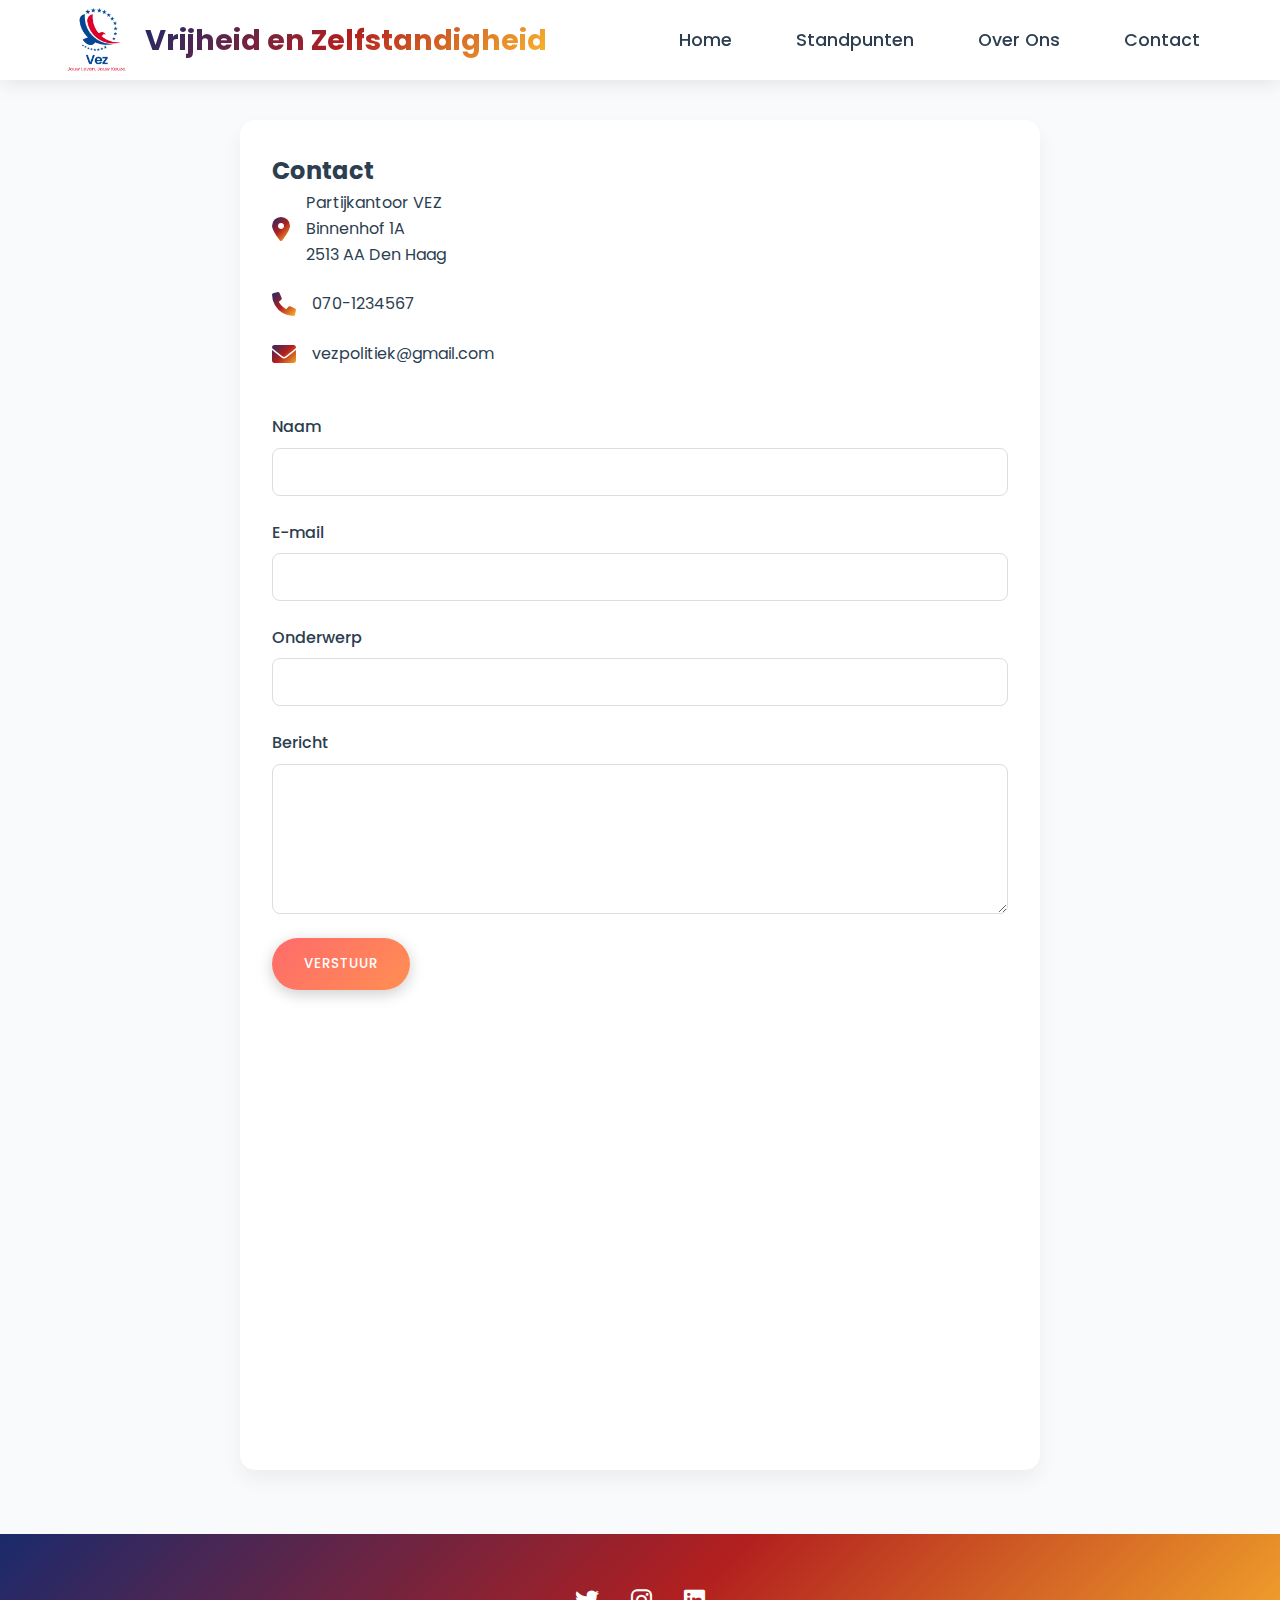
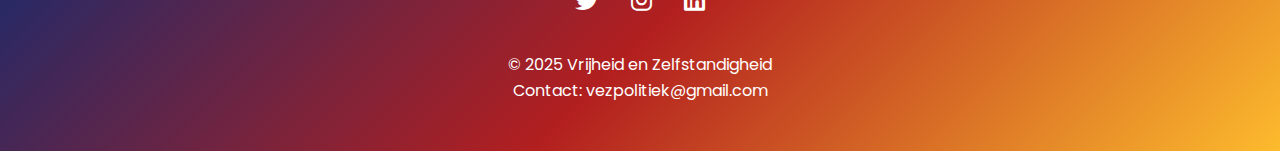
<file: contact.html>
<!DOCTYPE html>
<html lang="nl">
<head>
    <meta charset="UTF-8">
    <meta name="viewport" content="width=device-width, initial-scale=1.0">
    <title>Contact - Vrijheid en Zelfstandigheid</title>
    <link href="https://fonts.googleapis.com/css2?family=Poppins:wght@300;400;500;600;700&display=swap" rel="stylesheet">
    <link href="https://cdnjs.cloudflare.com/ajax/libs/font-awesome/6.0.0/css/all.min.css" rel="stylesheet">
    <!-- Using the same styles as your homepage, with additional contact form styles -->
    <style>
        /* [Previous styles from index.html remain the same until .content] */
		
		.footer {
    background: var(--primary-gradient);
    color: white;
    text-align: center;
    padding: 3rem;
    width: 100%;
}

.social-links {
    display: flex;
    justify-content: center;
    gap: 2rem;
    margin-bottom: 2rem;
}

.social-links a {
    color: white;
    font-size: 1.5rem;
    transition: all 0.3s ease;
}

.social-links a:hover {
    transform: translateY(-3px);
}

/* Responsive Styles for Header and Footer */
@media (max-width: 768px) {
    .header {
        flex-direction: column;
        height: auto;
        padding: 1rem;
    }

    .nav-links {
        flex-direction: column;
        text-align: center;
        width: 100%;
    }

    .logo h1 {
        font-size: 1.5rem;
    }

    .nav-links a {
        display: block;
        padding: 0.8rem;
    }
}
        
        .contact-container {
            max-width: 800px;
            margin: 120px auto 4rem;
            padding: 2rem;
            background: white;
            border-radius: 15px;
            box-shadow: 0 10px 20px rgba(0,0,0,0.05);
        }

        .contact-info {
            margin-bottom: 3rem;
        }

        .contact-info-item {
            display: flex;
            align-items: center;
            margin-bottom: 1.5rem;
            gap: 1rem;
        }

        .contact-info-item i {
            font-size: 1.5rem;
            background: var(--primary-gradient);
            -webkit-background-clip: text;
            -webkit-text-fill-color: transparent;
        }

        .contact-form {
            display: grid;
            gap: 1.5rem;
        }

        .form-group {
            display: flex;
            flex-direction: column;
            gap: 0.5rem;
        }

        .form-group label {
            font-weight: 500;
            color: var(--text-color);
        }

        .form-group input,
        .form-group textarea {
            padding: 0.8rem;
            border: 1px solid #ddd;
            border-radius: 8px;
            font-family: 'Poppins', sans-serif;
            transition: all 0.3s ease;
        }

        .form-group input:focus,
        .form-group textarea:focus {
            outline: none;
            border-color: #1a2a6c;
            box-shadow: 0 0 0 2px rgba(26, 42, 108, 0.1);
        }

        .form-group textarea {
            min-height: 150px;
            resize: vertical;
        }

        .submit-btn {
            background: var(--secondary-gradient);
            color: white;
            padding: 1rem 2rem;
            border: none;
            border-radius: 50px;
            cursor: pointer;
            font-weight: 500;
            text-transform: uppercase;
            letter-spacing: 1px;
            transition: all 0.3s ease;
            box-shadow: 0 4px 15px rgba(0,0,0,0.2);
            width: fit-content;
            justify-self: start;
        }

        .submit-btn:hover {
            transform: translateY(-3px);
            box-shadow: 0 6px 20px rgba(0,0,0,0.3);
        }

        .map-container {
            margin-top: 3rem;
            border-radius: 15px;
            overflow: hidden;
            height: 400px;
        }

        .map-container iframe {
            width: 100%;
            height: 100%;
            border: none;
        }

        @media (max-width: 768px) {
            .contact-container {
                margin: 100px 1rem 2rem;
                padding: 1.5rem;
            }
        }
        
                :root {
            --primary-gradient: linear-gradient(135deg, #1a2a6c, #b21f1f, #fdbb2d);
            --secondary-gradient: linear-gradient(135deg, #FF6B6B, #FF8E53);
            --text-color: #2C3E50;
            --light-bg: #F8FAFC;
            --header-height: 80px;
        }

        * {
            margin: 0;
            padding: 0;
            box-sizing: border-box;
            font-family: 'Poppins', sans-serif;
        }

        body {
            line-height: 1.6;
            color: var(--text-color);
            background-color: var(--light-bg);
        }

        .header {
            position: fixed;
            top: 0;
            left: 0;
            right: 0;
            z-index: 1000;
            height: var(--header-height);
            display: flex;
            justify-content: space-between;
            align-items: center;
            padding: 0 5%;
            background: rgba(255, 255, 255, 0.95);
            backdrop-filter: blur(10px);
            box-shadow: 0 2px 20px rgba(0,0,0,0.1);
            transition: all 0.3s ease;
        }

        .logo {
            display: flex;
            align-items: center;
            gap: 1rem;
        }

        .logo img {
            height: 70px;
            width: auto;
        }

        .logo h1 {
            font-size: 1.8rem;
            font-weight: 700;
            background: var(--primary-gradient);
            -webkit-background-clip: text;
            -webkit-text-fill-color: transparent;
            white-space: nowrap;
        }

        .nav-links {
            display: flex;
            gap: 2rem;
            list-style: none;
        }

        .nav-links a {
            color: var(--text-color);
            text-decoration: none;
            font-weight: 500;
            font-size: 1.1rem;
            transition: all 0.3s ease;
            padding: 0.5rem 1rem;
            border-radius: 25px;
        }

        .nav-links a:hover {
            background: var(--primary-gradient);
            color: white;
        }

        .hero {
            min-height: 100vh;
            padding-top: var(--header-height);
            background: linear-gradient(rgba(0,0,0,0.5), rgba(0,0,0,0.5)),
                        url('https://images.unsplash.com/photo-1534351590666-13e3e96b5017?ixlib=rb-1.2.1&auto=format&fit=crop&w=1950&q=80');
            background-size: cover;
            background-position: center;
            background-attachment: fixed;
            display: flex;
            align-items: center;
            justify-content: center;
            position: relative;
        }

        .hero-content {
            text-align: center;
            color: white;
            max-width: 800px;
            padding: 2rem;
            position: relative;
            z-index: 1;
        }

        .hero h2 {
            font-size: 4rem;
            font-weight: 700;
            margin-bottom: 1rem;
            text-shadow: 2px 2px 4px rgba(0,0,0,0.3);
        }

        .hero p {
            font-size: 1.5rem;
            margin-bottom: 2rem;
            font-weight: 300;
        }

        .button {
            background: var(--secondary-gradient);
            color: white;
            padding: 1rem 2rem;
            border: none;
            border-radius: 50px;
            cursor: pointer;
            text-decoration: none;
            display: inline-block;
            font-weight: 500;
            text-transform: uppercase;
            letter-spacing: 1px;
            transition: all 0.3s ease;
            box-shadow: 0 4px 15px rgba(0,0,0,0.2);
        }

        .button:hover {
            transform: translateY(-3px);
            box-shadow: 0 6px 20px rgba(0,0,0,0.3);
        }
    </style>
</head>
<body>
    <header class="header">
        <div class="logo">
            <img src="vez.png" alt="Logo">
            <h1>Vrijheid en Zelfstandigheid</h1>
        </div>
        <nav>
            <ul class="nav-links">
                <li><a href="index.html">Home</a></li>
                <li><a href="standpunten.html">Standpunten</a></li>
                <li><a href="over.html">Over Ons</a></li>
                <li><a href="contact.html">Contact</a></li>
            </ul>
        </nav>
    </header>

    <div class="contact-container">
        <h2 class="section-title">Contact</h2>
        
        <div class="contact-info">
            <div class="contact-info-item">
                <i class="fas fa-map-marker-alt"></i>
                <p>Partijkantoor VEZ<br>Binnenhof 1A<br>2513 AA Den Haag</p>
            </div>
            <div class="contact-info-item">
                <i class="fas fa-phone"></i>
                <p>070-1234567</p>
            </div>
            <div class="contact-info-item">
                <i class="fas fa-envelope"></i>
                <p>vezpolitiek@gmail.com</p>
            </div>
        </div>

        <form class="contact-form">
            <div class="form-group">
                <label for="name">Naam</label>
                <input type="text" id="name" name="name" required>
            </div>
            
            <div class="form-group">
                <label for="email">E-mail</label>
                <input type="email" id="email" name="email" required>
            </div>
            
            <div class="form-group">
                <label for="subject">Onderwerp</label>
                <input type="text" id="subject" name="subject" required>
            </div>
            
            <div class="form-group">
                <label for="message">Bericht</label>
                <textarea id="message" name="message" required></textarea>
            </div>
            
            <button type="submit" class="submit-btn">Verstuur</button>
        </form>

        <div class="map-container">
            <iframe src="https://www.openstreetmap.org/export/embed.html?bbox=4.309077,52.078447,4.319077,52.088447&layer=mapnik"></iframe>
        </div>
    </div>

    <footer class="footer">
        <div class="social-links">
    
            <a href="https://x.com/vez_politiek" target="_blank" ><i class="fab fa-twitter"></i></a>
            <a href="https://www.instagram.com/vrijheid_en_zelfstandigheid" target="_blank" ><i class="fab fa-instagram"></i></a>
            <a href="https://www.linkedin.com/in/vrijheid-en-zelfstandigheid-8110a2366/" target="_blank" ><i class="fab fa-linkedin"></i></a>
        </div>
        <p>© 2025 Vrijheid en Zelfstandigheid</p>
        <p>Contact: vezpolitiek@gmail.com</p>
    </footer>

    <script>
        // Header scroll effect
        window.addEventListener('scroll', () => {
            const header = document.querySelector('.header');
            if (window.scrollY > 50) {
                header.style.background = 'rgba(255, 255, 255, 0.98)';
                header.style.boxShadow = '0 2px 20px rgba(0,0,0,0.2)';
            } else {
                header.style.background = 'rgba(255, 255, 255, 0.95)';
                header.style.boxShadow = '0 2px 20px rgba(0,0,0,0.1)';
            }
        });
    </script>
</body>
</html>
</file>
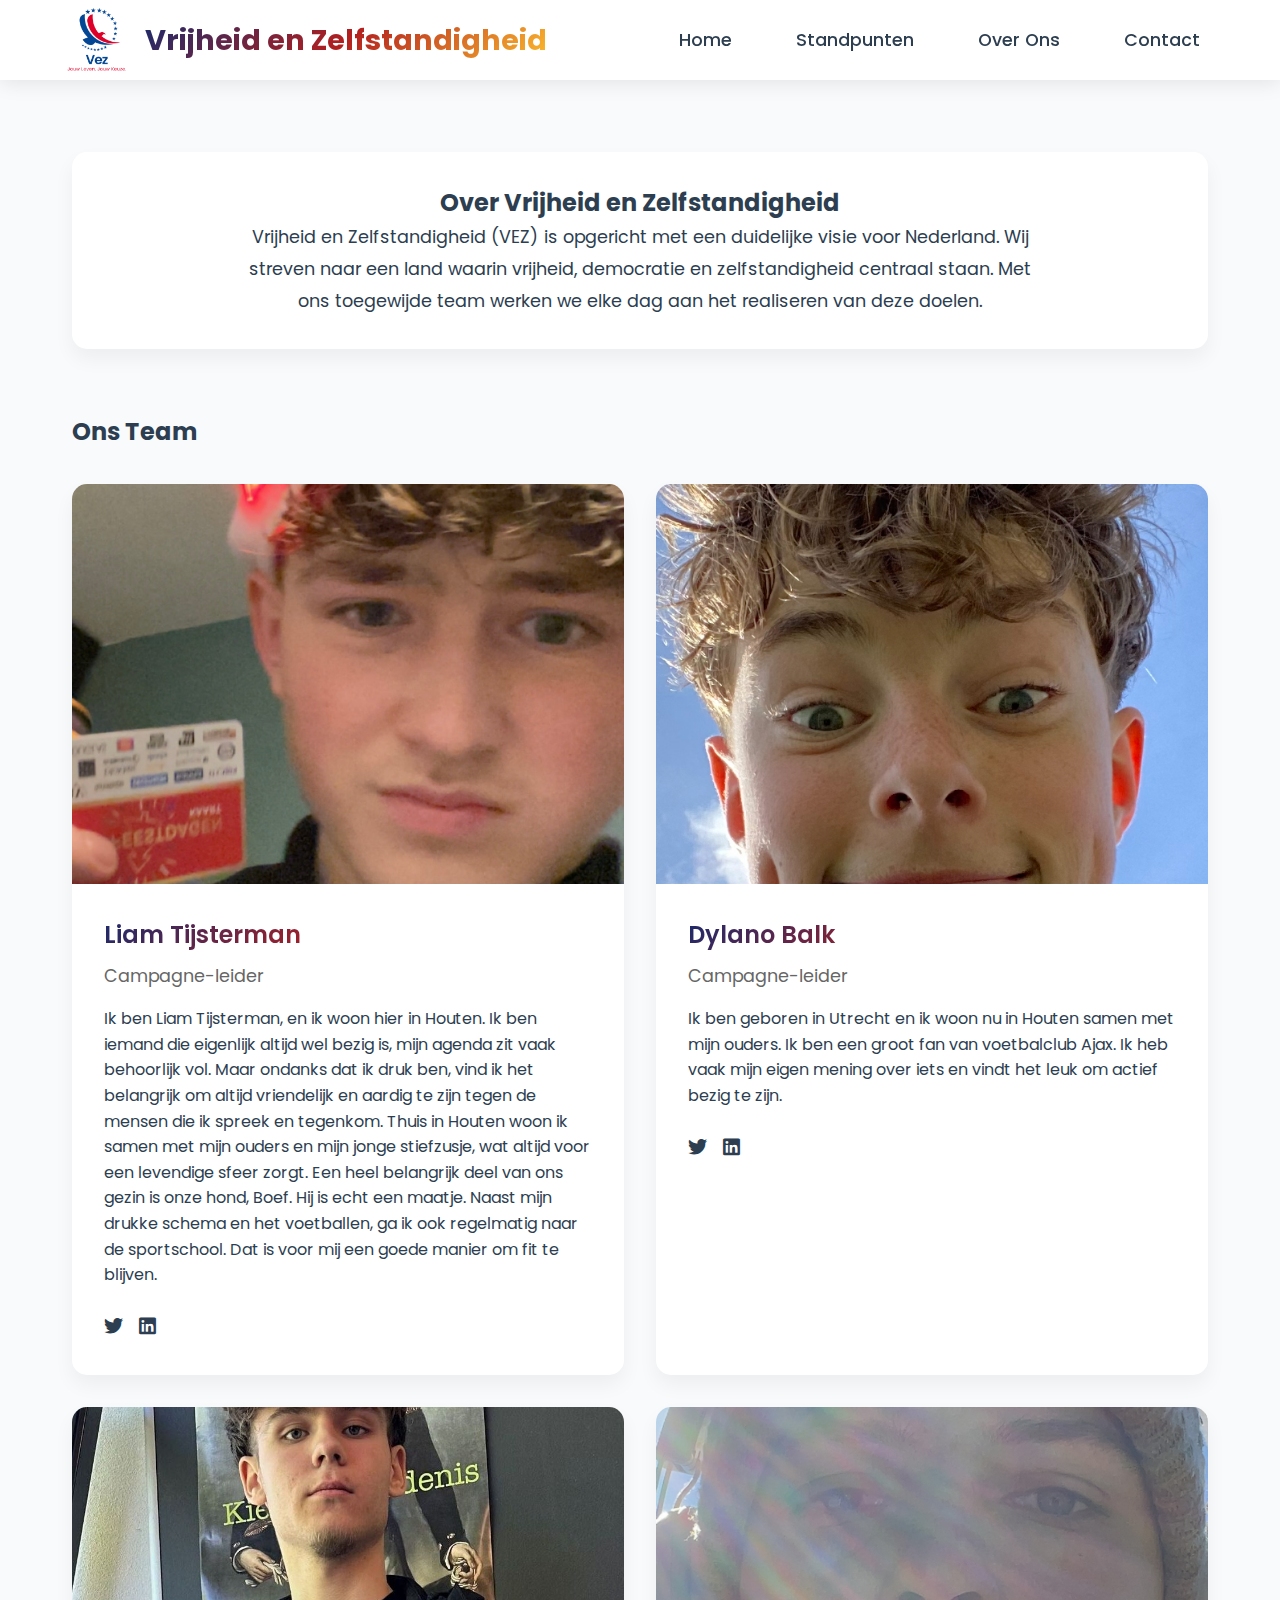
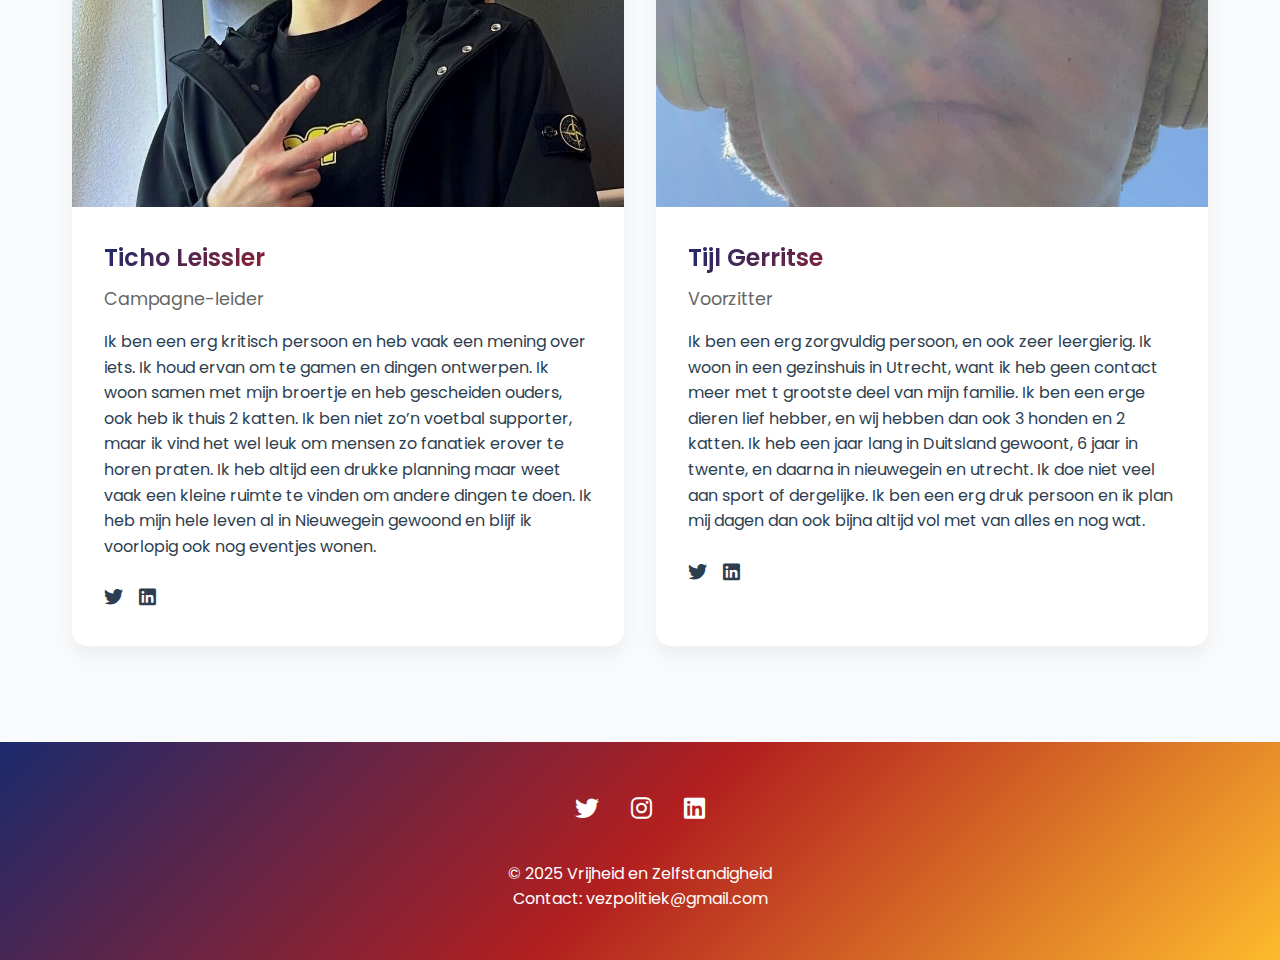
<file: over.html>
<!DOCTYPE html>
<html lang="nl">
<head>
    <meta charset="UTF-8">
    <meta name="viewport" content="width=device-width, initial-scale=1.0">
    <title>Over Ons - Vrijheid en Zelfstandigheid</title>
    <link href="https://fonts.googleapis.com/css2?family=Poppins:wght@300;400;500;600;700&display=swap" rel="stylesheet">
    <link href="https://cdnjs.cloudflare.com/ajax/libs/font-awesome/6.0.0/css/all.min.css" rel="stylesheet">
    <style>
        /* [Previous styles from index.html remain the same until .content] */
		.footer {
    background: var(--primary-gradient);
    color: white;
    text-align: center;
    padding: 3rem;
    width: 100%;
}

.social-links {
    display: flex;
    justify-content: center;
    gap: 2rem;
    margin-bottom: 2rem;
}

.social-links a {
    color: white;
    font-size: 1.5rem;
    transition: all 0.3s ease;
}

.social-links a:hover {
    transform: translateY(-3px);
}

/* Responsive Styles for Header and Footer */
@media (max-width: 768px) {
    .header {
        flex-direction: column;
        height: auto;
        padding: 1rem;
    }

    .nav-links {
        flex-direction: column;
        text-align: center;
        width: 100%;
    }

    .logo h1 {
        font-size: 1.5rem;
    }

    .nav-links a {
        display: block;
        padding: 0.8rem;
    }
}
        
        .about-container {
            max-width: 1200px;
            margin: 120px auto 4rem;
            padding: 2rem;
        }

        .about-intro {
            text-align: center;
            margin-bottom: 4rem;
            padding: 2rem;
            background: white;
            border-radius: 15px;
            box-shadow: 0 10px 20px rgba(0,0,0,0.05);
        }

        .about-intro p {
            max-width: 800px;
            margin: 0 auto;
            font-size: 1.1rem;
            line-height: 1.8;
        }

        .team-section {
            margin-top: 4rem;
        }

        .team-grid {
            display: grid;
            grid-template-columns: repeat(2, 1fr);
            gap: 2rem;
            margin-top: 2rem;
        }

        .team-member {
            background: white;
            border-radius: 15px;
            overflow: hidden;
            box-shadow: 0 10px 20px rgba(0,0,0,0.05);
            transition: transform 0.3s ease;
        }

        .team-member:hover {
            transform: translateY(-10px);
        }

        .member-image {
            width: 100%;
            height: 400px;
            position: relative;
            overflow: hidden;
        }

        .member-image img {
            width: 100%;
            height: 100%;
            object-fit: cover;
            transition: transform 0.3s ease;
        }

        .member-info {
            padding: 2rem;
        }

        .member-name {
            font-size: 1.5rem;
            font-weight: 600;
            margin-bottom: 0.5rem;
            background: var(--primary-gradient);
            -webkit-background-clip: text;
            -webkit-text-fill-color: transparent;
        }

        .member-title {
            font-size: 1.1rem;
            color: #666;
            margin-bottom: 1rem;
        }

        .member-bio {
            font-size: 1rem;
            line-height: 1.6;
            color: var(--text-color);
        }

        .member-social {
            margin-top: 1.5rem;
            display: flex;
            gap: 1rem;
        }

        .member-social a {
            color: var(--text-color);
            font-size: 1.2rem;
            transition: transform 0.3s ease;
        }

        .member-social a:hover {
            transform: translateY(-3px);
        }

        @media (max-width: 968px) {
            .team-grid {
                grid-template-columns: 1fr;
            }

            .member-image {
                height: 300px;
            }
        }

        @media (max-width: 768px) {
            .about-container {
                margin: 100px 1rem 2rem;
                padding: 1rem;
            }
        }
        
         :root {
            --primary-gradient: linear-gradient(135deg, #1a2a6c, #b21f1f, #fdbb2d);
            --secondary-gradient: linear-gradient(135deg, #FF6B6B, #FF8E53);
            --text-color: #2C3E50;
            --light-bg: #F8FAFC;
            --header-height: 80px;
        }

        * {
            margin: 0;
            padding: 0;
            box-sizing: border-box;
            font-family: 'Poppins', sans-serif;
        }

        body {
            line-height: 1.6;
            color: var(--text-color);
            background-color: var(--light-bg);
        }

        .header {
            position: fixed;
            top: 0;
            left: 0;
            right: 0;
            z-index: 1000;
            height: var(--header-height);
            display: flex;
            justify-content: space-between;
            align-items: center;
            padding: 0 5%;
            background: rgba(255, 255, 255, 0.95);
            backdrop-filter: blur(10px);
            box-shadow: 0 2px 20px rgba(0,0,0,0.1);
            transition: all 0.3s ease;
        }

        .logo {
            display: flex;
            align-items: center;
            gap: 1rem;
        }

        .logo img {
            height: 70px;
            width: auto;
        }

        .logo h1 {
            font-size: 1.8rem;
            font-weight: 700;
            background: var(--primary-gradient);
            -webkit-background-clip: text;
            -webkit-text-fill-color: transparent;
            white-space: nowrap;
        }

        .nav-links {
            display: flex;
            gap: 2rem;
            list-style: none;
        }

        .nav-links a {
            color: var(--text-color);
            text-decoration: none;
            font-weight: 500;
            font-size: 1.1rem;
            transition: all 0.3s ease;
            padding: 0.5rem 1rem;
            border-radius: 25px;
        }

        .nav-links a:hover {
            background: var(--primary-gradient);
            color: white;
        }

        .hero {
            min-height: 100vh;
            padding-top: var(--header-height);
            background: linear-gradient(rgba(0,0,0,0.5), rgba(0,0,0,0.5)),
                        url('https://images.unsplash.com/photo-1534351590666-13e3e96b5017?ixlib=rb-1.2.1&auto=format&fit=crop&w=1950&q=80');
            background-size: cover;
            background-position: center;
            background-attachment: fixed;
            display: flex;
            align-items: center;
            justify-content: center;
            position: relative;
        }

        .hero-content {
            text-align: center;
            color: white;
            max-width: 800px;
            padding: 2rem;
            position: relative;
            z-index: 1;
        }

        .hero h2 {
            font-size: 4rem;
            font-weight: 700;
            margin-bottom: 1rem;
            text-shadow: 2px 2px 4px rgba(0,0,0,0.3);
        }

        .hero p {
            font-size: 1.5rem;
            margin-bottom: 2rem;
            font-weight: 300;
        }

        .button {
            background: var(--secondary-gradient);
            color: white;
            padding: 1rem 2rem;
            border: none;
            border-radius: 50px;
            cursor: pointer;
            text-decoration: none;
            display: inline-block;
            font-weight: 500;
            text-transform: uppercase;
            letter-spacing: 1px;
            transition: all 0.3s ease;
            box-shadow: 0 4px 15px rgba(0,0,0,0.2);
        }

        .button:hover {
            transform: translateY(-3px);
            box-shadow: 0 6px 20px rgba(0,0,0,0.3);
        }
    </style>
</head>
<body>
    <header class="header">
        <div class="logo">
            <img src="vez.png" alt="Logo">
            <h1>Vrijheid en Zelfstandigheid</h1>
        </div>
        <nav>
            <ul class="nav-links">
                <li><a href="index.html">Home</a></li>
                <li><a href="standpunten.html">Standpunten</a></li>
                <li><a href="over.html">Over Ons</a></li>
                <li><a href="contact.html">Contact</a></li>
            </ul>
        </nav>
    </header>

    <div class="about-container">
        <div class="about-intro">
            <h2 class="section-title">Over Vrijheid en Zelfstandigheid</h2>
            <p>
                Vrijheid en Zelfstandigheid (VEZ) is opgericht met een duidelijke visie voor Nederland. 
                Wij streven naar een land waarin vrijheid, democratie en zelfstandigheid centraal staan. 
                Met ons toegewijde team werken we elke dag aan het realiseren van deze doelen.
            </p>
        </div>

        <div class="team-section">
            <h2 class="section-title">Ons Team</h2>
            <div class="team-grid">
                <!-- Team Member 1 -->
                <div class="team-member">
                    <div class="member-image">
                        <img src="liam.jpg" alt="Naam Persoon 1">
                    </div>
                    <div class="member-info">
                        <h3 class="member-name">Liam Tijsterman</h3>
                        <div class="member-title">Campagne-leider</div>
                        <p class="member-bio">
                            Ik ben Liam Tijsterman, en ik woon hier in Houten. 
							Ik ben iemand die eigenlijk altijd wel bezig is, mijn agenda zit vaak behoorlijk vol. 
							Maar ondanks dat ik druk ben, vind ik het belangrijk om altijd vriendelijk en aardig te zijn tegen de mensen die ik spreek en tegenkom. 
							Thuis in Houten woon ik samen met mijn ouders en mijn jonge stiefzusje, wat altijd voor een levendige sfeer zorgt. 
							Een heel belangrijk deel van ons gezin is onze hond, Boef. Hij is echt een maatje. 
							Naast mijn drukke schema en het voetballen, ga ik ook regelmatig naar de sportschool. 
							Dat is voor mij een goede manier om fit te blijven.
                        </p>
                        <div class="member-social">
                            <a href="#"><i class="fab fa-twitter"></i></a>
                            <a href="#"><i class="fab fa-linkedin"></i></a>
                        </div>
                    </div>
                </div>

                <!-- Team Member 2 -->
                <div class="team-member">
                    <div class="member-image">
                        <img src="dylano.png" alt="Naam Persoon 2">
                    </div>
                    <div class="member-info">
                        <h3 class="member-name">Dylano Balk</h3>
                        <div class="member-title">Campagne-leider</div>
                        <p class="member-bio">
                           Ik ben geboren in Utrecht en ik woon nu in Houten samen met mijn ouders. 
                           Ik ben een groot fan van voetbalclub Ajax. 
                           Ik heb vaak mijn eigen mening over iets en vindt het leuk om actief bezig te zijn. 
                        </p>
                        <div class="member-social">
                            <a href="#"><i class="fab fa-twitter"></i></a>
                            <a href="#"><i class="fab fa-linkedin"></i></a>
                        </div>
                    </div>
                </div>

                <!-- Team Member 3 -->
                <div class="team-member">
                    <div class="member-image">
                        <img src="ticho1.jpg" alt="Naam Persoon 3">
                    </div>
                    <div class="member-info">
                        <h3 class="member-name">Ticho Leissler</h3>
                        <div class="member-title">Campagne-leider</div>
                        <p class="member-bio">
                            Ik ben een erg kritisch persoon en heb vaak een mening over iets. 
                            Ik houd ervan om te gamen en dingen ontwerpen. 
                            Ik woon samen met mijn broertje en heb gescheiden ouders, ook heb ik thuis 2 katten. 
                            Ik ben niet zo’n voetbal supporter, maar ik vind het wel leuk om mensen zo fanatiek erover te horen praten. 
                            Ik heb altijd een drukke planning maar weet vaak een kleine ruimte te vinden om andere dingen te doen. 
                            Ik heb mijn hele leven al in Nieuwegein gewoond en blijf ik voorlopig ook nog eventjes wonen.
                        </p>
                        <div class="member-social">
                            <a href="#"><i class="fab fa-twitter"></i></a>
                            <a href="#"><i class="fab fa-linkedin"></i></a>
                        </div>
                    </div>
                </div>

                <!-- Team Member 4 -->
                <div class="team-member">
                    <div class="member-image">
                        <img src="tijl.jpg" alt="Naam Persoon 4">
                    </div>
                    <div class="member-info">
                        <h3 class="member-name">Tijl Gerritse </h3>
                        <div class="member-title">Voorzitter</div>
                        <p class="member-bio">
Ik ben een erg zorgvuldig persoon, en ook zeer leergierig. 
Ik woon in een gezinshuis in Utrecht, want ik heb geen contact meer met t grootste deel van mijn familie. 
Ik ben een erge dieren lief hebber, en wij hebben dan ook 3 honden en 2 katten. 
Ik heb een jaar lang in Duitsland gewoont, 6 jaar in twente, en daarna in nieuwegein en utrecht. 
Ik doe niet veel aan sport of dergelijke. 
Ik ben een erg druk persoon en ik plan mij dagen dan ook bijna altijd vol met van alles en nog wat.
                        </p>
                        <div class="member-social">
                            <a href="#"><i class="fab fa-twitter"></i></a>
                            <a href="#"><i class="fab fa-linkedin"></i></a>
                        </div>
                    </div>
                </div>
            </div>
        </div>
    </div>

    <footer class="footer">
        <div class="social-links">
     
            <a href="https://x.com/vez_politiek" target="_blank" ><i class="fab fa-twitter"></i></a>
            <a href="https://www.instagram.com/vrijheid_en_zelfstandigheid" target="_blank" ><i class="fab fa-instagram"></i></a>
            <a href="https://www.linkedin.com/in/vrijheid-en-zelfstandigheid-8110a2366/" target="_blank" ><i class="fab fa-linkedin"></i></a>
        </div>
        <p>© 2025 Vrijheid en Zelfstandigheid</p>
        <p>Contact: vezpolitiek@gmail.com</p>
    </footer>

    <script>
        // Header scroll effect
        window.addEventListener('scroll', () => {
            const header = document.querySelector('.header');
            if (window.scrollY > 50) {
                header.style.background = 'rgba(255, 255, 255, 0.98)';
                header.style.boxShadow = '0 2px 20px rgba(0,0,0,0.2)';
            } else {
                header.style.background = 'rgba(255, 255, 255, 0.95)';
                header.style.boxShadow = '0 2px 20px rgba(0,0,0,0.1)';
            }
        });
    </script>
</body>
</html>
</file>
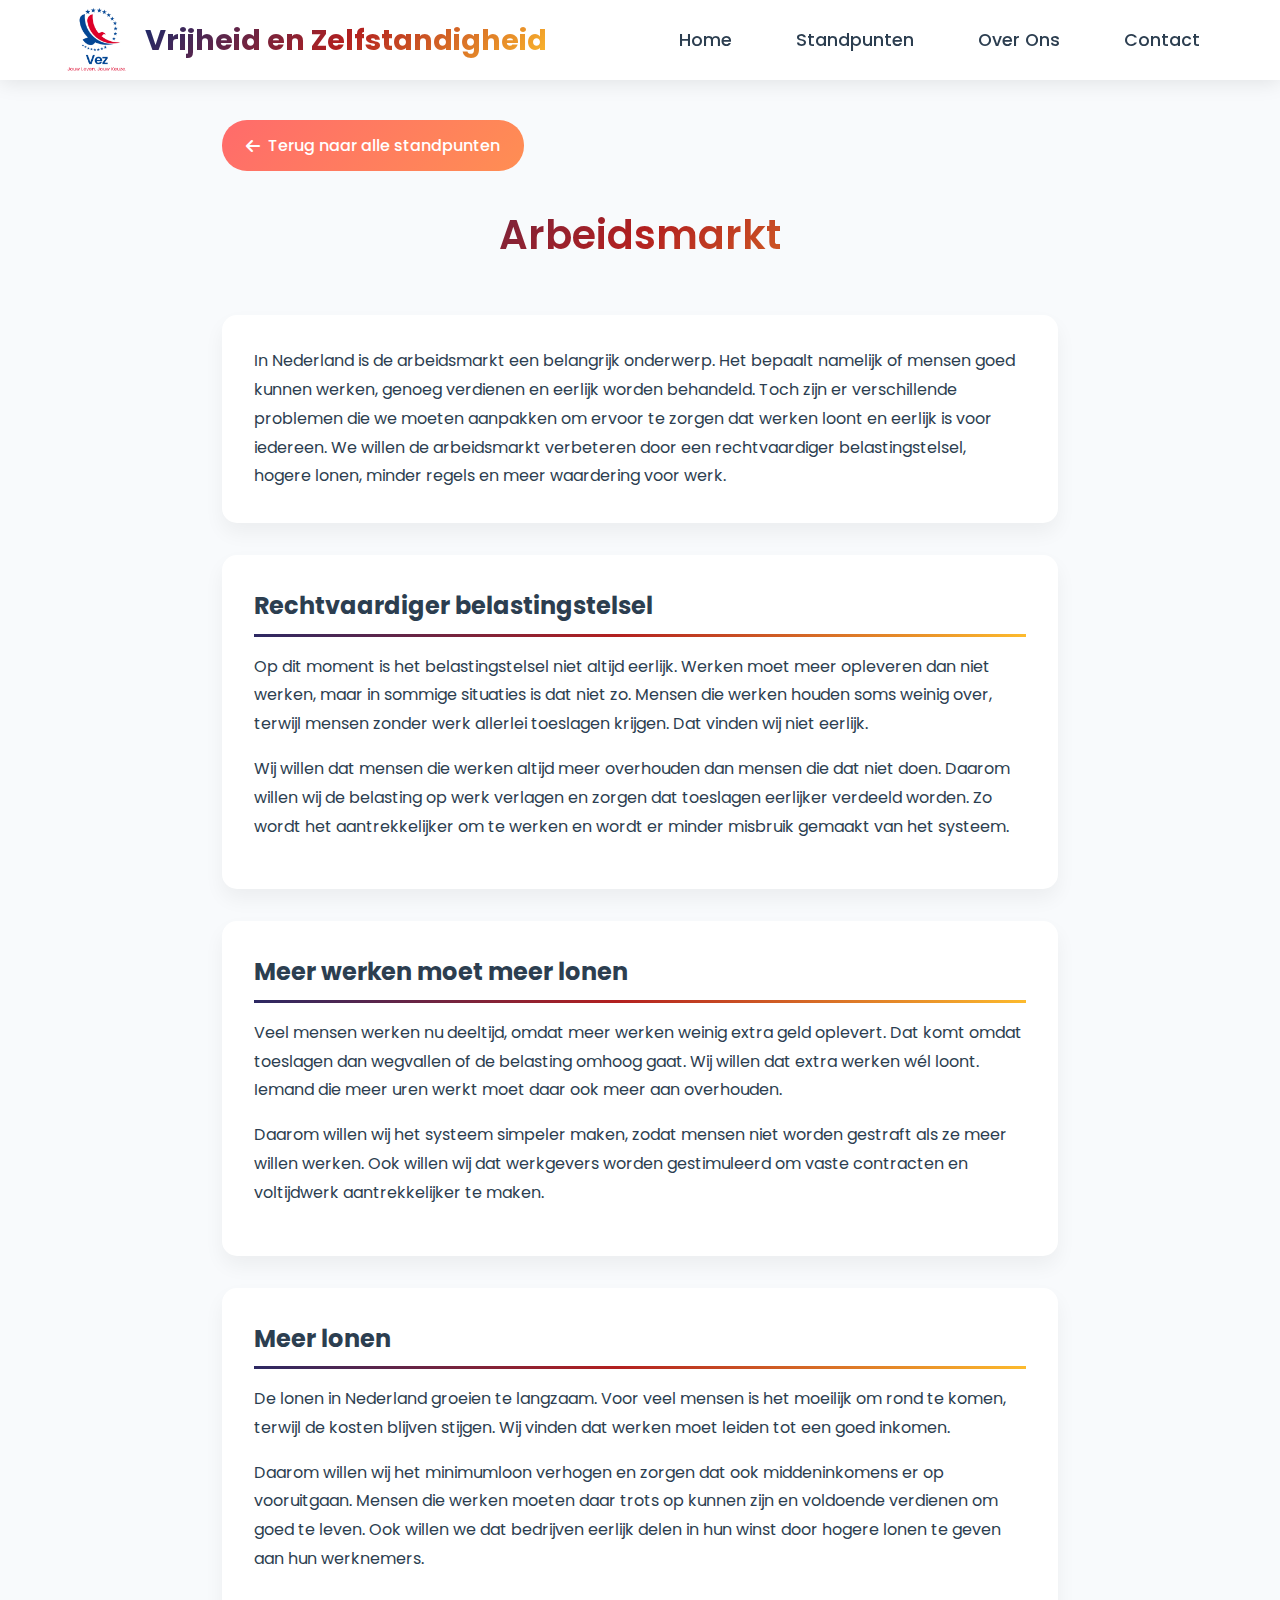
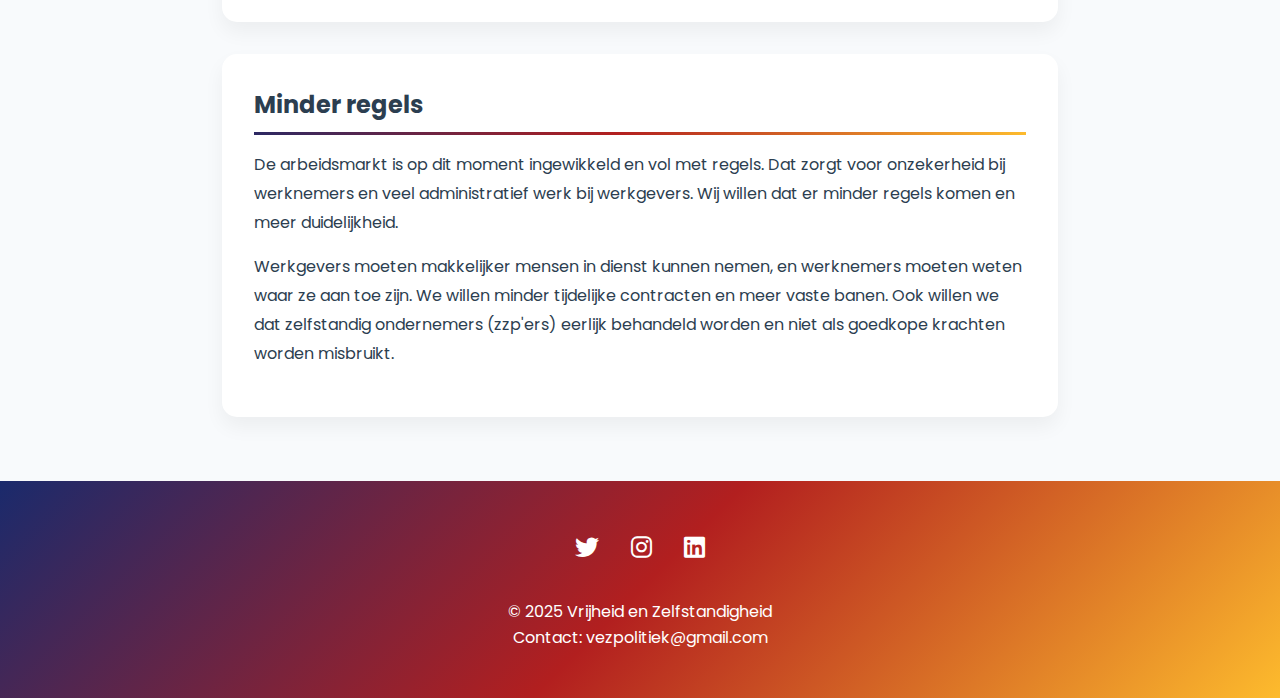
<file: standpunten-arbeid.html>
<!DOCTYPE html>
<html lang="nl">
<head>
    <meta charset="UTF-8">
    <meta name="viewport" content="width=device-width, initial-scale=1.0">
    <title>Arbeidsmarkt Standpunten - Vrijheid en Zelfstandigheid</title>
    <link href="https://fonts.googleapis.com/css2?family=Poppins:wght@300;400;500;600;700&display=swap" rel="stylesheet">
    <link href="https://cdnjs.cloudflare.com/ajax/libs/font-awesome/6.0.0/css/all.min.css" rel="stylesheet">
    <style>
        /* [Previous base styles from your index.html] */

        .join-section {
    padding: 4rem 0;
    background-color: white;
}

.join-container {
    max-width: 1200px;
    margin: 0 auto;
    padding: 0 2rem;
}

.join-box {
    display: grid;
    grid-template-columns: 3fr 2fr;
    gap: 3rem;
    background: white;
    padding: 3rem;
    border-radius: 15px;
    box-shadow: 0 10px 20px rgba(0,0,0,0.05);
}

.join-form {
    display: flex;
    flex-direction: column;
    gap: 1.5rem;
}

.form-row {
    display: grid;
    grid-template-columns: 1fr 1fr;
    gap: 1.5rem;
}

.form-group {
    display: flex;
    flex-direction: column;
    gap: 0.5rem;
}

.form-group label {
    font-weight: 500;
    color: var(--text-color);
}

.form-group input {
    padding: 0.8rem;
    border: 1px solid #ddd;
    border-radius: 8px;
    font-family: 'Poppins', sans-serif;
    transition: all 0.3s ease;
}

.form-group input:focus {
    outline: none;
    border-color: #1a2a6c;
    box-shadow: 0 0 0 2px rgba(26, 42, 108, 0.1);
}

.checkbox-label {
    display: flex;
    align-items: center;
    gap: 0.5rem;
    cursor: pointer;
}

.checkbox-label input[type="checkbox"] {
    width: 18px;
    height: 18px;
}

.join-info {
    padding: 2rem;
    background: #f8f9fa;
    border-radius: 15px;
}

.join-info h3 {
    font-size: 1.5rem;
    margin-bottom: 1.5rem;
    color: var(--text-color);
}

.price-box {
    display: flex;
    flex-direction: column;
    gap: 1rem;
    margin-bottom: 2rem;
}

.price-item {
    padding: 1rem;
    background: white;
    border-radius: 8px;
    box-shadow: 0 2px 10px rgba(0,0,0,0.05);
}

.price-label {
    display: block;
    font-weight: 500;
    margin-bottom: 0.5rem;
}

.price {
    display: block;
    font-size: 2rem;
    font-weight: 700;
    color: #1a2a6c;
}

.price-period {
    display: block;
    color: #666;
    font-size: 0.9rem;
}

.benefits h4 {
    margin-bottom: 1rem;
    font-size: 1.1rem;
}

.benefits ul {
    list-style: none;
}

.benefits ul li {
    margin-bottom: 0.8rem;
    padding-left: 1.5rem;
    position: relative;
}

.benefits ul li:before {
    content: "✓";
    position: absolute;
    left: 0;
    color: #1a2a6c;
    font-weight: bold;
}

@media (max-width: 768px) {
    .join-box {
        grid-template-columns: 1fr;
    }

    .form-row {
        grid-template-columns: 1fr;
    }
}
        :root {
            --primary-gradient: linear-gradient(135deg, #1a2a6c, #b21f1f, #fdbb2d);
            --secondary-gradient: linear-gradient(135deg, #FF6B6B, #FF8E53);
            --text-color: #2C3E50;
            --light-bg: #F8FAFC;
            --header-height: 80px;
        }

        * {
            margin: 0;
            padding: 0;
            box-sizing: border-box;
            font-family: 'Poppins', sans-serif;
        }

        body {
            line-height: 1.6;
            color: var(--text-color);
            background-color: var(--light-bg);
        }

        .header {
            position: fixed;
            top: 0;
            left: 0;
            right: 0;
            z-index: 1000;
            height: var(--header-height);
            display: flex;
            justify-content: space-between;
            align-items: center;
            padding: 0 5%;
            background: rgba(255, 255, 255, 0.95);
            backdrop-filter: blur(10px);
            box-shadow: 0 2px 20px rgba(0,0,0,0.1);
            transition: all 0.3s ease;
        }

        .logo {
            display: flex;
            align-items: center;
            gap: 1rem;
        }

        .logo img {
            height: 70px;
            width: auto;
        }

        .logo h1 {
            font-size: 1.8rem;
            font-weight: 700;
            background: var(--primary-gradient);
            -webkit-background-clip: text;
            -webkit-text-fill-color: transparent;
            white-space: nowrap;
        }

        .nav-links {
            display: flex;
            gap: 2rem;
            list-style: none;
        }

        .nav-links a {
            color: var(--text-color);
            text-decoration: none;
            font-weight: 500;
            font-size: 1.1rem;
            transition: all 0.3s ease;
            padding: 0.5rem 1rem;
            border-radius: 25px;
        }

        .nav-links a:hover {
            background: var(--primary-gradient);
            color: white;
        }

        .hero {
            min-height: 100vh;
            padding-top: var(--header-height);
            background: linear-gradient(rgba(0,0,0,0.5), rgba(0,0,0,0.5)),
                        url('https://images.unsplash.com/photo-1534351590666-13e3e96b5017?ixlib=rb-1.2.1&auto=format&fit=crop&w=1950&q=80');
            background-size: cover;
            background-position: center;
            background-attachment: fixed;
            display: flex;
            align-items: center;
            justify-content: center;
            position: relative;
        }

        .hero-content {
            text-align: center;
            color: white;
            max-width: 800px;
            padding: 2rem;
            position: relative;
            z-index: 1;
        }

        .hero h2 {
            font-size: 4rem;
            font-weight: 700;
            margin-bottom: 1rem;
            text-shadow: 2px 2px 4px rgba(0,0,0,0.3);
        }

        .hero p {
            font-size: 1.5rem;
            margin-bottom: 2rem;
            font-weight: 300;
        }

        .button {
            background: var(--secondary-gradient);
            color: white;
            padding: 1rem 2rem;
            border: none;
            border-radius: 50px;
            cursor: pointer;
            text-decoration: none;
            display: inline-block;
            font-weight: 500;
            text-transform: uppercase;
            letter-spacing: 1px;
            transition: all 0.3s ease;
            box-shadow: 0 4px 15px rgba(0,0,0,0.2);
        }

        .button:hover {
            transform: translateY(-3px);
            box-shadow: 0 6px 20px rgba(0,0,0,0.3);
        }

        .content {
            max-width: 1200px;
            margin: 4rem auto;
            padding: 0 2rem;
        }

        .section-title {
            text-align: center;
            margin-bottom: 3rem;
            font-size: 2.5rem;
            font-weight: 600;
            background: var(--primary-gradient);
            -webkit-background-clip: text;
            -webkit-text-fill-color: transparent;
        }

        .grid {
            display: grid;
            grid-template-columns: repeat(auto-fit, minmax(300px, 1fr));
            gap: 2rem;
        }

        .card {
            background: white;
            padding: 2rem;
            border-radius: 15px;
            box-shadow: 0 10px 20px rgba(0,0,0,0.05);
            transition: all 0.3s ease;
            position: relative;
            overflow: hidden;
        }

        .card::before {
            content: '';
            position: absolute;
            top: 0;
            left: 0;
            width: 100%;
            height: 5px;
            background: var(--secondary-gradient);
        }

        .card:hover {
            transform: translateY(-10px);
            box-shadow: 0 20px 40px rgba(0,0,0,0.1);
        }

        .card h3 {
            font-size: 1.5rem;
            margin-bottom: 1rem;
            color: #2C3E50;
        }

        .card i {
            font-size: 2.5rem;
            margin-bottom: 1.5rem;
            background: var(--primary-gradient);
            -webkit-background-clip: text;
            -webkit-text-fill-color: transparent;
        }

        .footer {
            background: var(--primary-gradient);
            color: white;
            text-align: center;
            padding: 3rem;
        }

        .social-links {
            display: flex;
            justify-content: center;
            gap: 2rem;
            margin-bottom: 2rem;
        }

        .social-links a {
            color: white;
            font-size: 1.5rem;
            transition: all 0.3s ease;
        }

        .social-links a:hover {
            transform: translateY(-3px);
        }

        @media (max-width: 768px) {
            .header {
                flex-direction: column;
                height: auto;
                padding: 1rem;
            }

            .nav-links {
                flex-direction: column;
                text-align: center;
                width: 100%;
            }

            .hero h2 {
                font-size: 2.5rem;
            }

            .hero p {
                font-size: 1.2rem;
            }
        }

        .standpunt-container {
            max-width: 900px;
            margin: 120px auto 4rem;
            padding: 0 2rem;
        }

        .standpunt-header {
            text-align: center;
            margin-bottom: 3rem;
        }

        .standpunt-intro {
            background: white;
            padding: 2rem;
            border-radius: 15px;
            box-shadow: 0 10px 20px rgba(0,0,0,0.05);
            margin-bottom: 2rem;
            line-height: 1.8;
        }

        .standpunt-sections {
            display: flex;
            flex-direction: column;
            gap: 2rem;
        }

        .standpunt-section {
            background: white;
            padding: 2rem;
            border-radius: 15px;
            box-shadow: 0 10px 20px rgba(0,0,0,0.05);
        }

        .standpunt-section h3 {
            color: var(--text-color);
            font-size: 1.5rem;
            margin-bottom: 1rem;
            padding-bottom: 0.5rem;
            border-bottom: 3px solid;
            border-image: var(--primary-gradient) 1;
        }

        .standpunt-section p {
            line-height: 1.8;
            color: var(--text-color);
            margin-bottom: 1rem;
        }

        .back-button {
            display: inline-flex;
            align-items: center;
            gap: 0.5rem;
            padding: 0.8rem 1.5rem;
            background: var(--secondary-gradient);
            color: white;
            text-decoration: none;
            border-radius: 25px;
            font-weight: 500;
            margin-bottom: 2rem;
            transition: transform 0.3s ease;
        }

        .back-button:hover {
            transform: translateY(-3px);
        }

        @media (max-width: 768px) {
            .standpunt-container {
                margin: 100px 1rem 2rem;
                padding: 1rem;
            }
        }
    </style>
</head>
<body>
    <header class="header">
        <div class="logo">
            <img src="vez.png" alt="Logo">
            <h1>Vrijheid en Zelfstandigheid</h1>
        </div>
        <nav>
            <ul class="nav-links">
                <li><a href="index.html">Home</a></li>
                <li><a href="standpunten.html">Standpunten</a></li>
                <li><a href="over.html">Over Ons</a></li>
                <li><a href="contact.html">Contact</a></li>
            </ul>
        </nav>
    </header>

    <div class="standpunt-container">
        <a href="standpunten.html" class="back-button">
            <i class="fas fa-arrow-left"></i> Terug naar alle standpunten
        </a>

        <div class="standpunt-header">
            <h2 class="section-title">Arbeidsmarkt</h2>
        </div>

        <div class="standpunt-intro">
            <p>In Nederland is de arbeidsmarkt een belangrijk onderwerp. Het bepaalt namelijk of mensen goed kunnen werken, genoeg verdienen en eerlijk worden behandeld. Toch zijn er verschillende problemen die we moeten aanpakken om ervoor te zorgen dat werken loont en eerlijk is voor iedereen. We willen de arbeidsmarkt verbeteren door een rechtvaardiger belastingstelsel, hogere lonen, minder regels en meer waardering voor werk.</p>
        </div>

        <div class="standpunt-sections">
            <div class="standpunt-section">
                <h3>Rechtvaardiger belastingstelsel</h3>
                <p>Op dit moment is het belastingstelsel niet altijd eerlijk. Werken moet meer opleveren dan niet werken, maar in sommige situaties is dat niet zo. Mensen die werken houden soms weinig over, terwijl mensen zonder werk allerlei toeslagen krijgen. Dat vinden wij niet eerlijk.</p>
                <p>Wij willen dat mensen die werken altijd meer overhouden dan mensen die dat niet doen. Daarom willen wij de belasting op werk verlagen en zorgen dat toeslagen eerlijker verdeeld worden. Zo wordt het aantrekkelijker om te werken en wordt er minder misbruik gemaakt van het systeem.</p>
            </div>

            <div class="standpunt-section">
                <h3>Meer werken moet meer lonen</h3>
                <p>Veel mensen werken nu deeltijd, omdat meer werken weinig extra geld oplevert. Dat komt omdat toeslagen dan wegvallen of de belasting omhoog gaat. Wij willen dat extra werken wél loont. Iemand die meer uren werkt moet daar ook meer aan overhouden.</p>
                <p>Daarom willen wij het systeem simpeler maken, zodat mensen niet worden gestraft als ze meer willen werken. Ook willen wij dat werkgevers worden gestimuleerd om vaste contracten en voltijdwerk aantrekkelijker te maken.</p>
            </div>

            <div class="standpunt-section">
                <h3>Meer lonen</h3>
                <p>De lonen in Nederland groeien te langzaam. Voor veel mensen is het moeilijk om rond te komen, terwijl de kosten blijven stijgen. Wij vinden dat werken moet leiden tot een goed inkomen.</p>
                <p>Daarom willen wij het minimumloon verhogen en zorgen dat ook middeninkomens er op vooruitgaan. Mensen die werken moeten daar trots op kunnen zijn en voldoende verdienen om goed te leven. Ook willen we dat bedrijven eerlijk delen in hun winst door hogere lonen te geven aan hun werknemers.</p>
            </div>

            <div class="standpunt-section">
                <h3>Minder regels</h3>
                <p>De arbeidsmarkt is op dit moment ingewikkeld en vol met regels. Dat zorgt voor onzekerheid bij werknemers en veel administratief werk bij werkgevers. Wij willen dat er minder regels komen en meer duidelijkheid.</p>
                <p>Werkgevers moeten makkelijker mensen in dienst kunnen nemen, en werknemers moeten weten waar ze aan toe zijn. We willen minder tijdelijke contracten en meer vaste banen. Ook willen we dat zelfstandig ondernemers (zzp'ers) eerlijk behandeld worden en niet als goedkope krachten worden misbruikt.</p>
            </div>
        </div>
    </div>

    <footer class="footer">
        <div class="social-links">
            
            <a href="https://x.com/vez_politiek" target="_blank" ><i class="fab fa-twitter"></i></a>
            <a href="https://www.instagram.com/vrijheid_en_zelfstandigheid" target="_blank" ><i class="fab fa-instagram"></i></a>
            <a href="https://www.linkedin.com/in/vrijheid-en-zelfstandigheid-8110a2366/" target="_blank" ><i class="fab fa-linkedin"></i></a>
        </div>
        <p>© 2025 Vrijheid en Zelfstandigheid</p>
        <p>Contact: vezpolitiek@gmail.com</p>
    </footer>

    <script>
        // Header scroll effect
        window.addEventListener('scroll', () => {
            const header = document.querySelector('.header');
            if (window.scrollY > 50) {
                header.style.background = 'rgba(255, 255, 255, 0.98)';
                header.style.boxShadow = '0 2px 20px rgba(0,0,0,0.2)';
            } else {
                header.style.background = 'rgba(255, 255, 255, 0.95)';
                header.style.boxShadow = '0 2px 20px rgba(0,0,0,0.1)';
            }
        });
    </script>
</body>
</html>
</file>
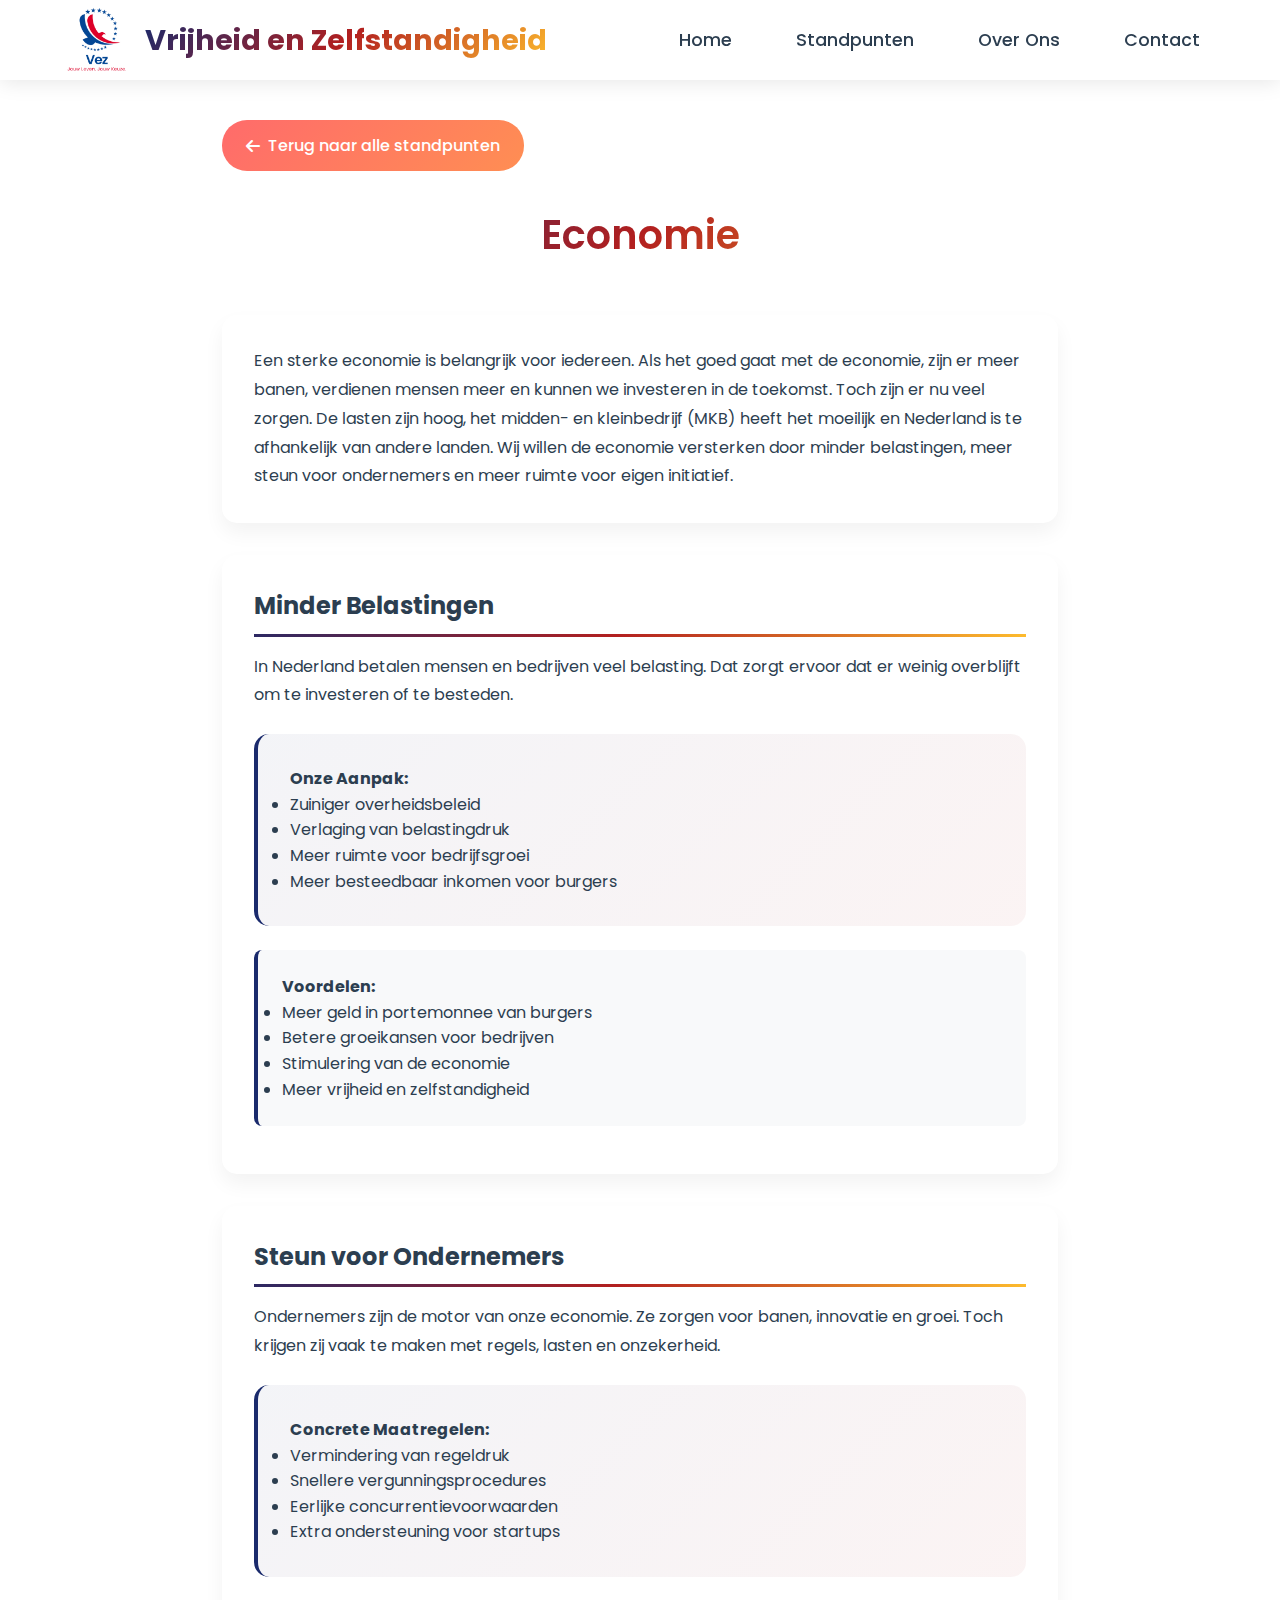
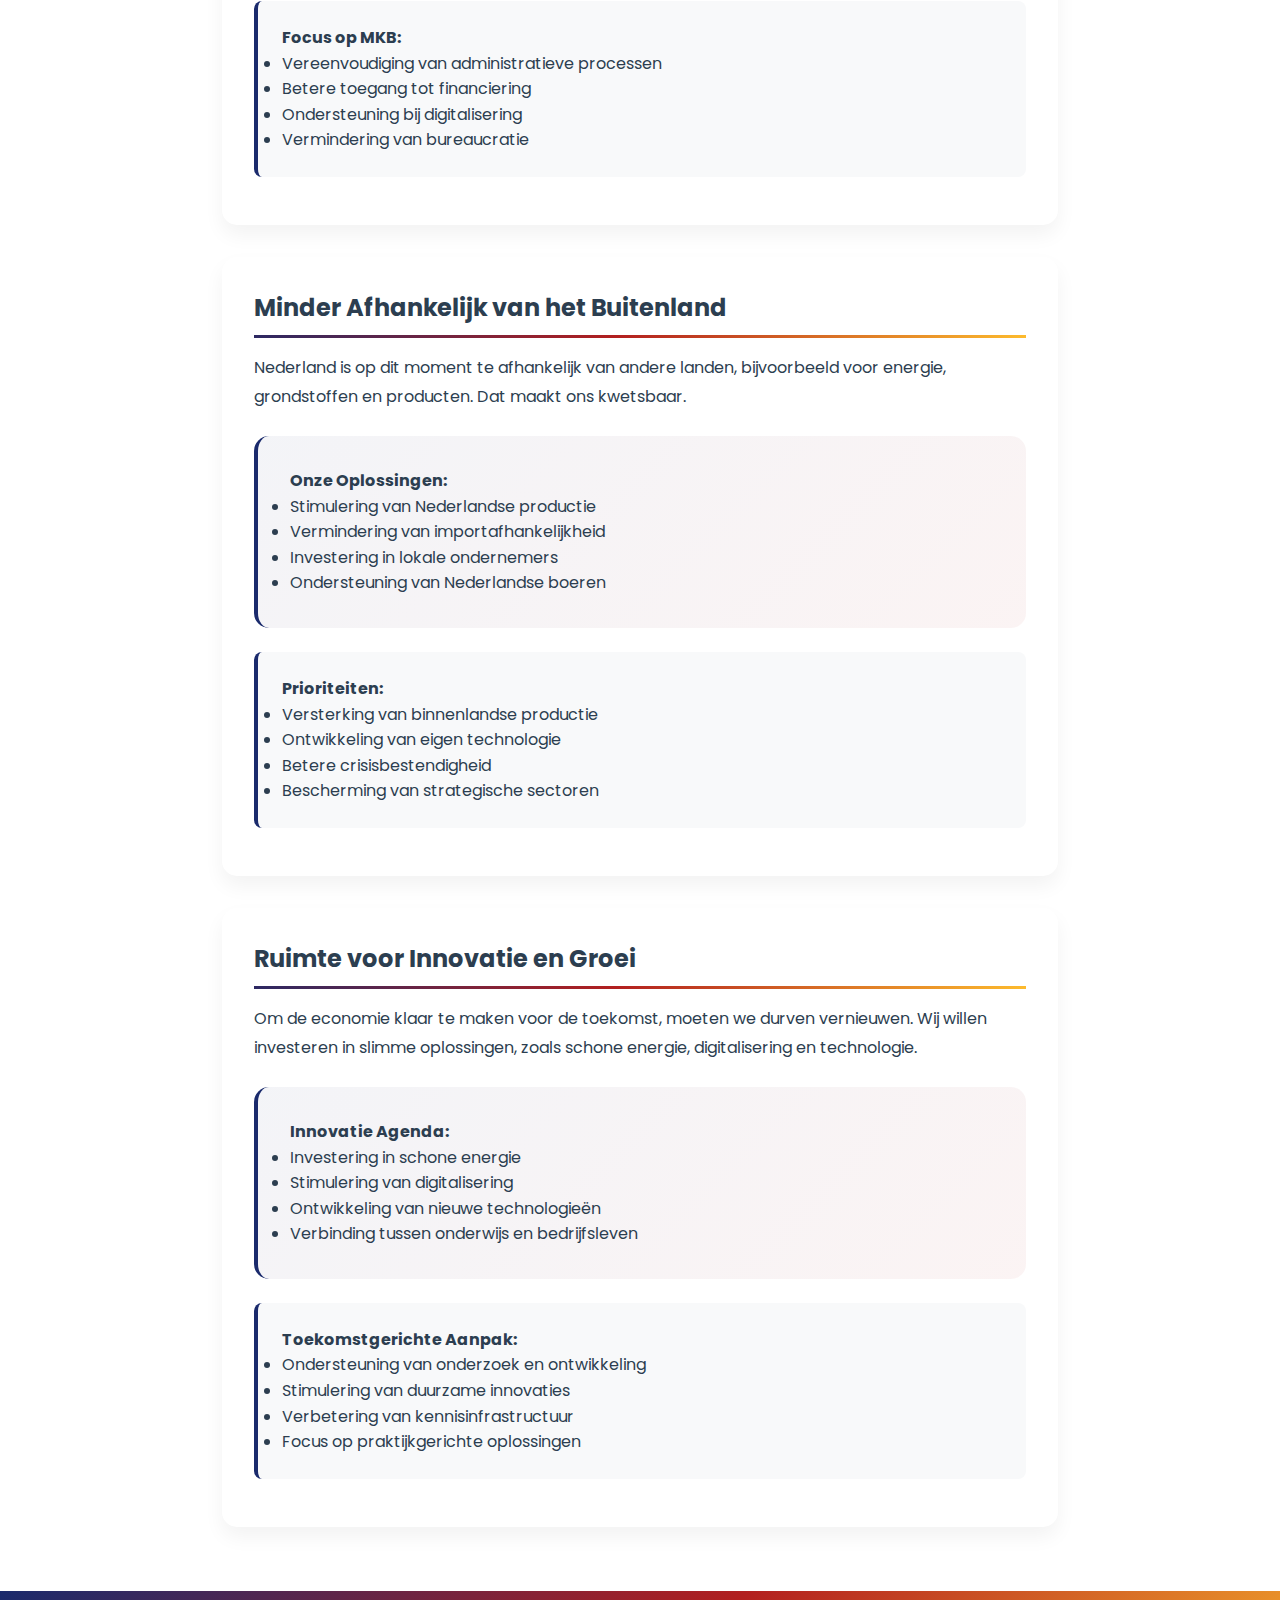
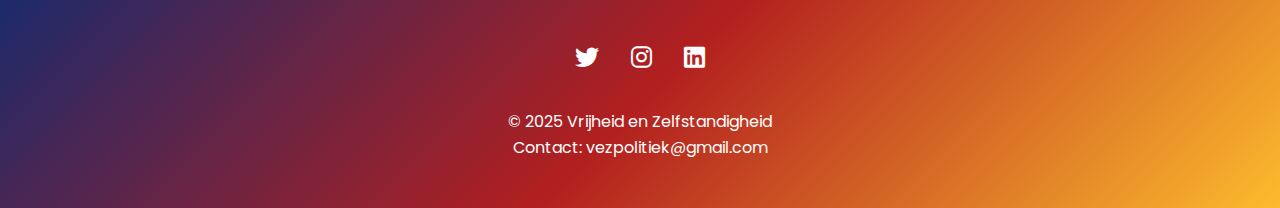
<file: standpunten-economie.html>
<!DOCTYPE html>
<html lang="nl">
<head>
    <meta charset="UTF-8">
    <meta name="viewport" content="width=device-width, initial-scale=1.0">
    <title>Economie Standpunten - Vrijheid en Zelfstandigheid</title>
    <link href="https://fonts.googleapis.com/css2?family=Poppins:wght@300;400;500;600;700&display=swap" rel="stylesheet">
    <link href="https://cdnjs.cloudflare.com/ajax/libs/font-awesome/6.0.0/css/all.min.css" rel="stylesheet">
    <style>
        :root {
            --primary-gradient: linear-gradient(135deg, #1a2a6c, #b21f1f, #fdbb2d);
            --secondary-gradient: linear-gradient(135deg, #FF6B6B, #FF8E53);
            --text-color: #2C3E50;
            --light-bg: #F8FAFC;
            --header-height: 80px;
        }

        * {
            margin: 0;
            padding: 0;
            box-sizing: border-box;
            font-family: 'Poppins', sans-serif;
        }

        body {
            line-height: 1.6;
            color: var(--text-color);
            background-color: white;
        }

        .header {
            position: fixed;
            top: 0;
            left: 0;
            right: 0;
            z-index: 1000;
            height: var(--header-height);
            display: flex;
            justify-content: space-between;
            align-items: center;
            padding: 0 5%;
            background: rgba(255, 255, 255, 0.95);
            backdrop-filter: blur(10px);
            box-shadow: 0 2px 20px rgba(0,0,0,0.1);
            transition: all 0.3s ease;
        }

        .logo {
            display: flex;
            align-items: center;
            gap: 1rem;
        }

        .logo img {
            height: 70px;
            width: auto;
        }

        .logo h1 {
            font-size: 1.8rem;
            font-weight: 700;
            background: var(--primary-gradient);
            -webkit-background-clip: text;
            -webkit-text-fill-color: transparent;
            white-space: nowrap;
        }

        .nav-links {
            display: flex;
            gap: 2rem;
            list-style: none;
        }

        .nav-links a {
            color: var(--text-color);
            text-decoration: none;
            font-weight: 500;
            font-size: 1.1rem;
            transition: all 0.3s ease;
            padding: 0.5rem 1rem;
            border-radius: 25px;
        }

        .nav-links a:hover {
            background: var(--primary-gradient);
            color: white;
        }

        .standpunt-container {
            max-width: 900px;
            margin: 120px auto 4rem;
            padding: 0 2rem;
        }

        .standpunt-header {
            text-align: center;
            margin-bottom: 3rem;
        }

        .standpunt-intro {
            background: white;
            padding: 2rem;
            border-radius: 15px;
            box-shadow: 0 10px 20px rgba(0,0,0,0.05);
            margin-bottom: 2rem;
            line-height: 1.8;
        }

        .standpunt-sections {
            display: flex;
            flex-direction: column;
            gap: 2rem;
        }

        .standpunt-section {
            background: white;
            padding: 2rem;
            border-radius: 15px;
            box-shadow: 0 10px 20px rgba(0,0,0,0.05);
            transition: transform 0.3s ease;
        }

        .standpunt-section:hover {
            transform: translateY(-5px);
        }

        .standpunt-section h3 {
            color: var(--text-color);
            font-size: 1.5rem;
            margin-bottom: 1rem;
            padding-bottom: 0.5rem;
            border-bottom: 3px solid;
            border-image: var(--primary-gradient) 1;
        }

        .standpunt-section p {
            line-height: 1.8;
            color: var(--text-color);
            margin-bottom: 1rem;
        }

        .stats-box {
            background: #f8f9fa;
            padding: 1.5rem;
            border-radius: 8px;
            margin: 1rem 0;
            border-left: 4px solid #1a2a6c;
        }

        .highlight-box {
            background: linear-gradient(135deg, rgba(26, 42, 108, 0.05) 0%, rgba(178, 31, 31, 0.05) 100%);
            padding: 2rem;
            border-radius: 15px;
            margin: 1.5rem 0;
            border-left: 4px solid #1a2a6c;
        }

        .section-title {
            text-align: center;
            margin-bottom: 3rem;
            font-size: 2.5rem;
            font-weight: 600;
            background: var(--primary-gradient);
            -webkit-background-clip: text;
            -webkit-text-fill-color: transparent;
        }

        .back-button {
            display: inline-flex;
            align-items: center;
            gap: 0.5rem;
            padding: 0.8rem 1.5rem;
            background: var(--secondary-gradient);
            color: white;
            text-decoration: none;
            border-radius: 25px;
            font-weight: 500;
            margin-bottom: 2rem;
            transition: transform 0.3s ease;
        }

        .back-button:hover {
            transform: translateY(-3px);
        }

        .footer {
            background: var(--primary-gradient);
            color: white;
            text-align: center;
            padding: 3rem;
            width: 100%;
        }

        .social-links {
            display: flex;
            justify-content: center;
            gap: 2rem;
            margin-bottom: 2rem;
        }

        .social-links a {
            color: white;
            font-size: 1.5rem;
            transition: all 0.3s ease;
        }

        .social-links a:hover {
            transform: translateY(-3px);
        }

        @media (max-width: 768px) {
            .header {
                flex-direction: column;
                height: auto;
                padding: 1rem;
            }

            .nav-links {
                flex-direction: column;
                text-align: center;
                width: 100%;
            }

            .standpunt-container {
                margin: 100px 1rem 2rem;
                padding: 1rem;
            }
        }
    </style>
</head>

<body>
    <header class="header">
        <div class="logo">
            <img src="vez.png" alt="Logo">
            <h1>Vrijheid en Zelfstandigheid</h1>
        </div>
        <nav>
            <ul class="nav-links">
                <li><a href="index.html">Home</a></li>
                <li><a href="standpunten.html">Standpunten</a></li>
                <li><a href="over.html">Over Ons</a></li>
                <li><a href="contact.html">Contact</a></li>
            </ul>
        </nav>
    </header>

    <div class="standpunt-container">
        <a href="standpunten.html" class="back-button">
            <i class="fas fa-arrow-left"></i> Terug naar alle standpunten
        </a>

        <div class="standpunt-header">
            <h2 class="section-title">Economie</h2>
        </div>

        <div class="standpunt-intro">
            <p>Een sterke economie is belangrijk voor iedereen. Als het goed gaat met de economie, zijn er meer banen, verdienen mensen meer en kunnen we investeren in de toekomst. Toch zijn er nu veel zorgen. De lasten zijn hoog, het midden- en kleinbedrijf (MKB) heeft het moeilijk en Nederland is te afhankelijk van andere landen. Wij willen de economie versterken door minder belastingen, meer steun voor ondernemers en meer ruimte voor eigen initiatief.</p>
        </div>

        <div class="standpunt-sections">
            <div class="standpunt-section">
                <h3>Minder Belastingen</h3>
                <p>In Nederland betalen mensen en bedrijven veel belasting. Dat zorgt ervoor dat er weinig overblijft om te investeren of te besteden.</p>
                
                <div class="highlight-box">
                    <h4>Onze Aanpak:</h4>
                    <ul>
                        <li>Zuiniger overheidsbeleid</li>
                        <li>Verlaging van belastingdruk</li>
                        <li>Meer ruimte voor bedrijfsgroei</li>
                        <li>Meer besteedbaar inkomen voor burgers</li>
                    </ul>
                </div>

                <div class="stats-box">
                    <h4>Voordelen:</h4>
                    <ul>
                        <li>Meer geld in portemonnee van burgers</li>
                        <li>Betere groeikansen voor bedrijven</li>
                        <li>Stimulering van de economie</li>
                        <li>Meer vrijheid en zelfstandigheid</li>
                    </ul>
                </div>
            </div>

            <div class="standpunt-section">
                <h3>Steun voor Ondernemers</h3>
                <p>Ondernemers zijn de motor van onze economie. Ze zorgen voor banen, innovatie en groei. Toch krijgen zij vaak te maken met regels, lasten en onzekerheid.</p>
                
                <div class="highlight-box">
                    <h4>Concrete Maatregelen:</h4>
                    <ul>
                        <li>Vermindering van regeldruk</li>
                        <li>Snellere vergunningsprocedures</li>
                        <li>Eerlijke concurrentievoorwaarden</li>
                        <li>Extra ondersteuning voor startups</li>
                    </ul>
                </div>

                <div class="stats-box">
                    <h4>Focus op MKB:</h4>
                    <ul>
                        <li>Vereenvoudiging van administratieve processen</li>
                        <li>Betere toegang tot financiering</li>
                        <li>Ondersteuning bij digitalisering</li>
                        <li>Vermindering van bureaucratie</li>
                    </ul>
                </div>
            </div>

            <div class="standpunt-section">
                <h3>Minder Afhankelijk van het Buitenland</h3>
                <p>Nederland is op dit moment te afhankelijk van andere landen, bijvoorbeeld voor energie, grondstoffen en producten. Dat maakt ons kwetsbaar.</p>
                
                <div class="highlight-box">
                    <h4>Onze Oplossingen:</h4>
                    <ul>
                        <li>Stimulering van Nederlandse productie</li>
                        <li>Vermindering van importafhankelijkheid</li>
                        <li>Investering in lokale ondernemers</li>
                        <li>Ondersteuning van Nederlandse boeren</li>
                    </ul>
                </div>

                <div class="stats-box">
                    <h4>Prioriteiten:</h4>
                    <ul>
                        <li>Versterking van binnenlandse productie</li>
                        <li>Ontwikkeling van eigen technologie</li>
                        <li>Betere crisisbestendigheid</li>
                        <li>Bescherming van strategische sectoren</li>
                    </ul>
                </div>
            </div>

            <div class="standpunt-section">
                <h3>Ruimte voor Innovatie en Groei</h3>
                <p>Om de economie klaar te maken voor de toekomst, moeten we durven vernieuwen. Wij willen investeren in slimme oplossingen, zoals schone energie, digitalisering en technologie.</p>
                
                <div class="highlight-box">
                    <h4>Innovatie Agenda:</h4>
                    <ul>
                        <li>Investering in schone energie</li>
                        <li>Stimulering van digitalisering</li>
                        <li>Ontwikkeling van nieuwe technologieën</li>
                        <li>Verbinding tussen onderwijs en bedrijfsleven</li>
                    </ul>
                </div>

                <div class="stats-box">
                    <h4>Toekomstgerichte Aanpak:</h4>
                    <ul>
                        <li>Ondersteuning van onderzoek en ontwikkeling</li>
                        <li>Stimulering van duurzame innovaties</li>
                        <li>Verbetering van kennisinfrastructuur</li>
                        <li>Focus op praktijkgerichte oplossingen</li>
                    </ul>
                </div>
            </div>
        </div>
    </div>

    <footer class="footer">
        <div class="social-links">
         
            <a href="https://x.com/vez_politiek" target="_blank" ><i class="fab fa-twitter"></i></a>
            <a href="https://www.instagram.com/vrijheid_en_zelfstandigheid" target="_blank" ><i class="fab fa-instagram"></i></a>
            <a href="https://www.linkedin.com/in/vrijheid-en-zelfstandigheid-8110a2366/" target="_blank" ><i class="fab fa-linkedin"></i></a>
        </div>
        <p>© 2025 Vrijheid en Zelfstandigheid</p>
        <p>Contact: vezpolitiek@gmail.com</p>
    </footer>

    <script>
        // Header scroll effect
        window.addEventListener('scroll', () => {
            const header = document.querySelector('.header');
            if (window.scrollY > 50) {
                header.style.background = 'rgba(255, 255, 255, 0.98)';
                header.style.boxShadow = '0 2px 20px rgba(0,0,0,0.2)';
            } else {
                header.style.background = 'rgba(255, 255, 255, 0.95)';
                header.style.boxShadow = '0 2px 20px rgba(0,0,0,0.1)';
            }
        });
    </script>
</body>
</html>
</file>
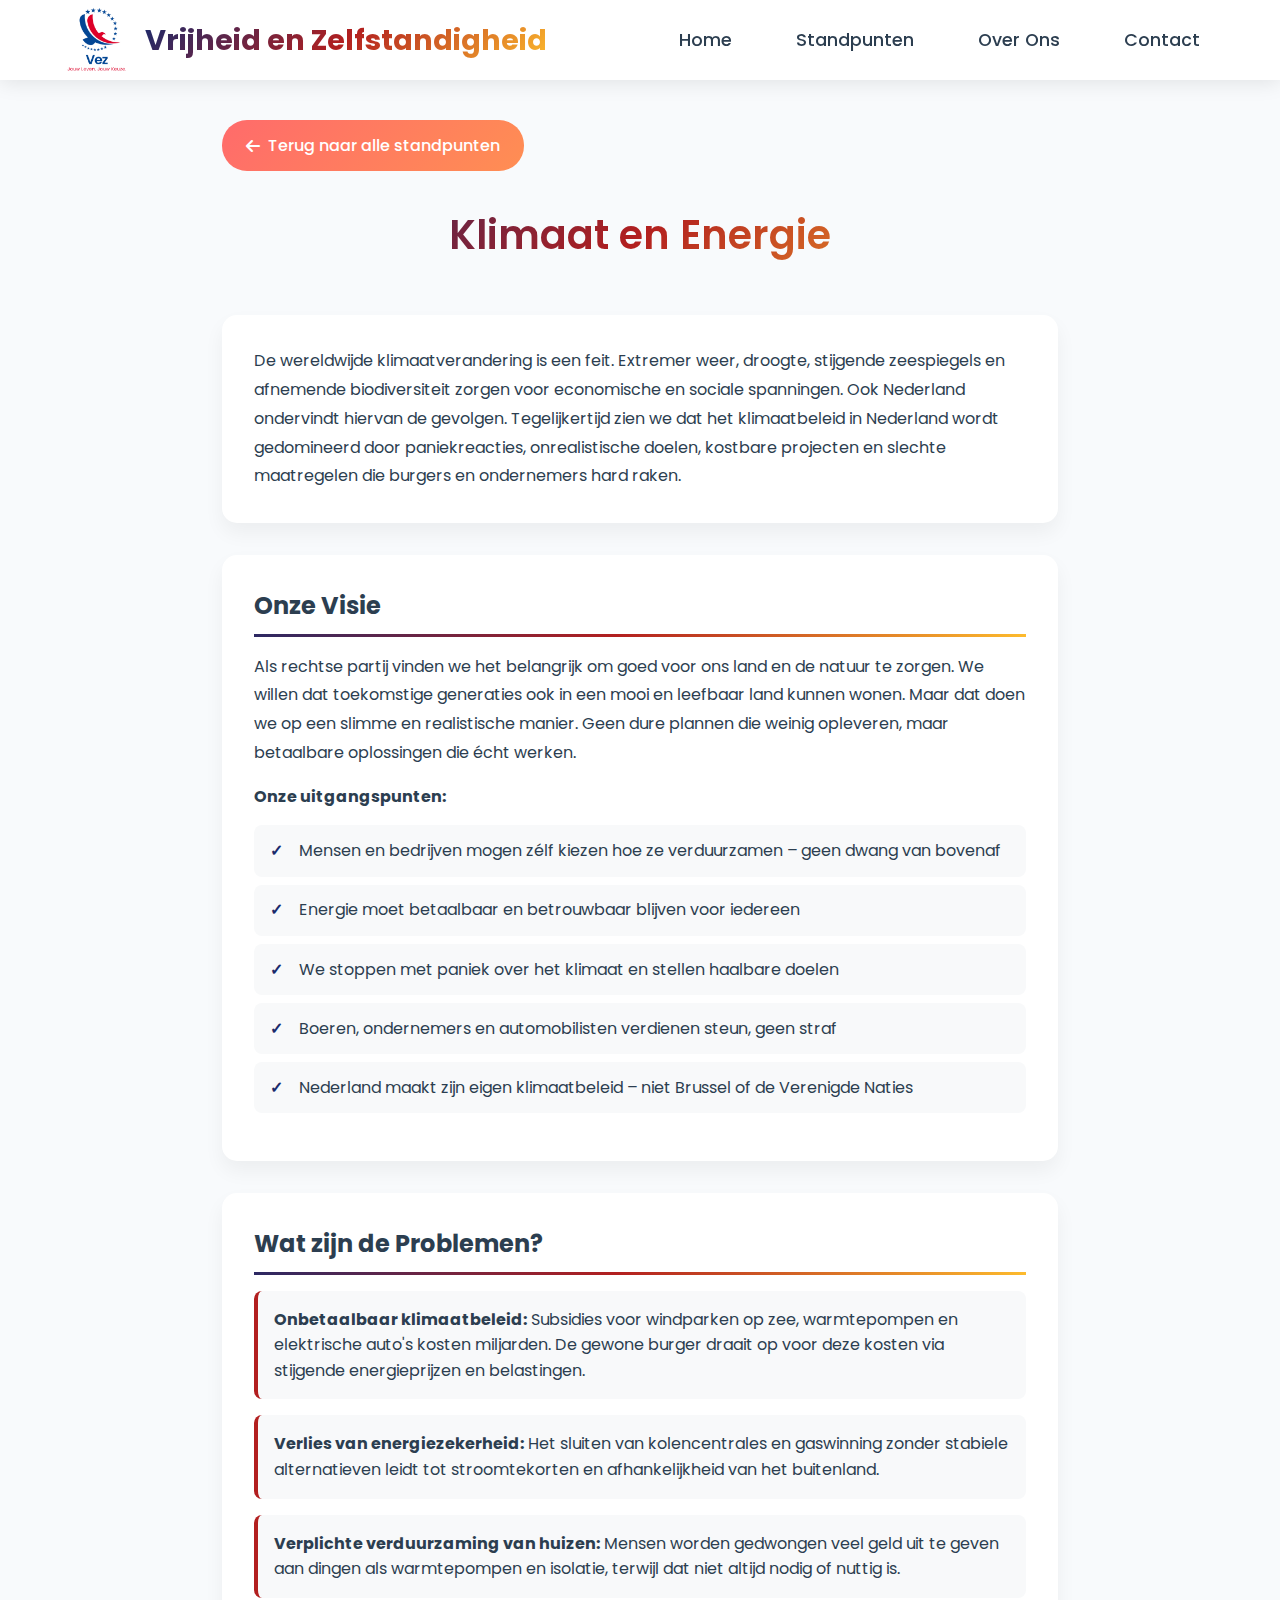
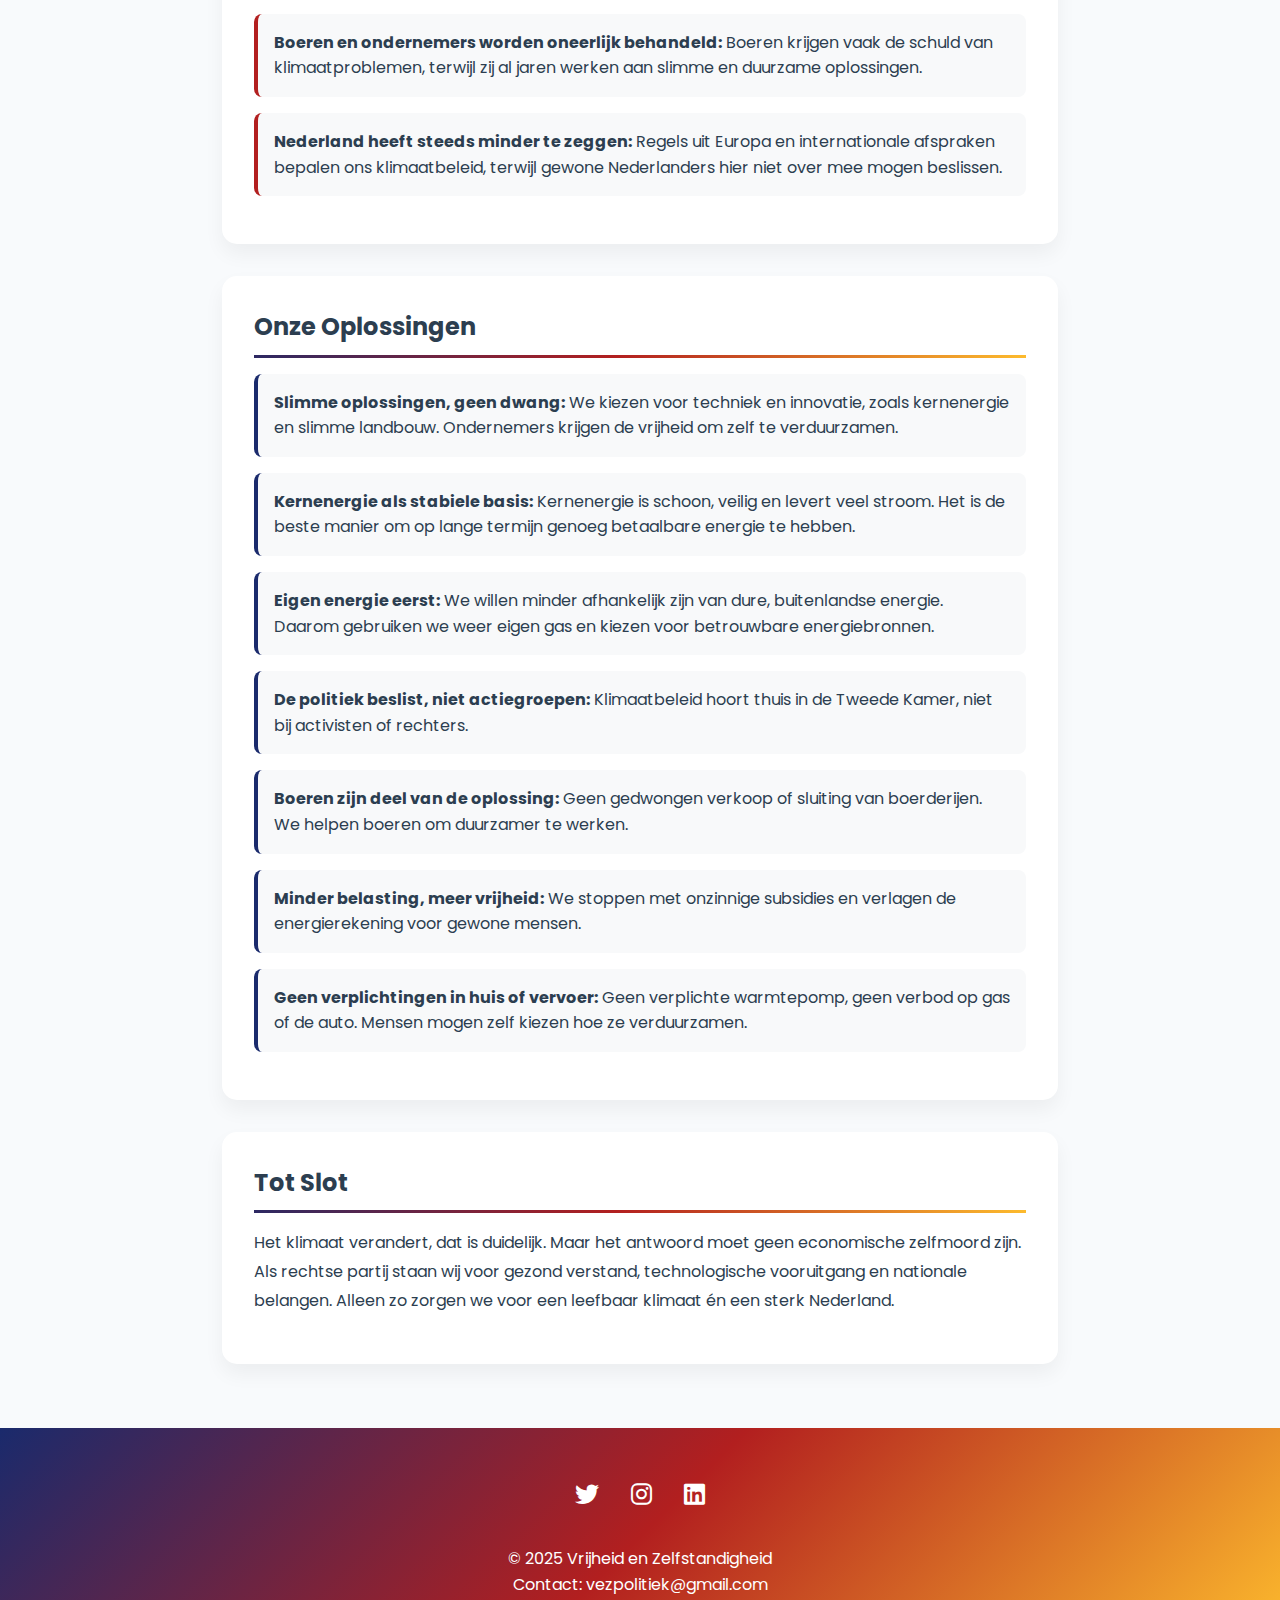
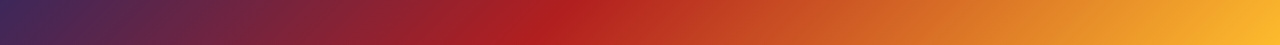
<file: standpunten-klimaat.html>
<!DOCTYPE html>
<html lang="nl">
<head>
    <meta charset="UTF-8">
    <meta name="viewport" content="width=device-width, initial-scale=1.0">
    <title>Klimaat Standpunten - Vrijheid en Zelfstandigheid</title>
    <link href="https://fonts.googleapis.com/css2?family=Poppins:wght@300;400;500;600;700&display=swap" rel="stylesheet">
    <link href="https://cdnjs.cloudflare.com/ajax/libs/font-awesome/6.0.0/css/all.min.css" rel="stylesheet">
    <style>
        /* [Previous base styles from your index.html] */

            .join-section {
    padding: 4rem 0;
    background-color: white;
}

.join-container {
    max-width: 1200px;
    margin: 0 auto;
    padding: 0 2rem;
}

.join-box {
    display: grid;
    grid-template-columns: 3fr 2fr;
    gap: 3rem;
    background: white;
    padding: 3rem;
    border-radius: 15px;
    box-shadow: 0 10px 20px rgba(0,0,0,0.05);
}

.join-form {
    display: flex;
    flex-direction: column;
    gap: 1.5rem;
}

.form-row {
    display: grid;
    grid-template-columns: 1fr 1fr;
    gap: 1.5rem;
}

.form-group {
    display: flex;
    flex-direction: column;
    gap: 0.5rem;
}

.form-group label {
    font-weight: 500;
    color: var(--text-color);
}

.form-group input {
    padding: 0.8rem;
    border: 1px solid #ddd;
    border-radius: 8px;
    font-family: 'Poppins', sans-serif;
    transition: all 0.3s ease;
}

.form-group input:focus {
    outline: none;
    border-color: #1a2a6c;
    box-shadow: 0 0 0 2px rgba(26, 42, 108, 0.1);
}

.checkbox-label {
    display: flex;
    align-items: center;
    gap: 0.5rem;
    cursor: pointer;
}

.checkbox-label input[type="checkbox"] {
    width: 18px;
    height: 18px;
}

.join-info {
    padding: 2rem;
    background: #f8f9fa;
    border-radius: 15px;
}

.join-info h3 {
    font-size: 1.5rem;
    margin-bottom: 1.5rem;
    color: var(--text-color);
}

.price-box {
    display: flex;
    flex-direction: column;
    gap: 1rem;
    margin-bottom: 2rem;
}

.price-item {
    padding: 1rem;
    background: white;
    border-radius: 8px;
    box-shadow: 0 2px 10px rgba(0,0,0,0.05);
}

.price-label {
    display: block;
    font-weight: 500;
    margin-bottom: 0.5rem;
}

.price {
    display: block;
    font-size: 2rem;
    font-weight: 700;
    color: #1a2a6c;
}

.price-period {
    display: block;
    color: #666;
    font-size: 0.9rem;
}

.benefits h4 {
    margin-bottom: 1rem;
    font-size: 1.1rem;
}

.benefits ul {
    list-style: none;
}

.benefits ul li {
    margin-bottom: 0.8rem;
    padding-left: 1.5rem;
    position: relative;
}

.benefits ul li:before {
    content: "✓";
    position: absolute;
    left: 0;
    color: #1a2a6c;
    font-weight: bold;
}

@media (max-width: 768px) {
    .join-box {
        grid-template-columns: 1fr;
    }

    .form-row {
        grid-template-columns: 1fr;
    }
}
        :root {
            --primary-gradient: linear-gradient(135deg, #1a2a6c, #b21f1f, #fdbb2d);
            --secondary-gradient: linear-gradient(135deg, #FF6B6B, #FF8E53);
            --text-color: #2C3E50;
            --light-bg: #F8FAFC;
            --header-height: 80px;
        }

        * {
            margin: 0;
            padding: 0;
            box-sizing: border-box;
            font-family: 'Poppins', sans-serif;
        }

        body {
            line-height: 1.6;
            color: var(--text-color);
            background-color: var(--light-bg);
        }

        .header {
            position: fixed;
            top: 0;
            left: 0;
            right: 0;
            z-index: 1000;
            height: var(--header-height);
            display: flex;
            justify-content: space-between;
            align-items: center;
            padding: 0 5%;
            background: rgba(255, 255, 255, 0.95);
            backdrop-filter: blur(10px);
            box-shadow: 0 2px 20px rgba(0,0,0,0.1);
            transition: all 0.3s ease;
        }

        .logo {
            display: flex;
            align-items: center;
            gap: 1rem;
        }

        .logo img {
            height: 70px;
            width: auto;
        }

        .logo h1 {
            font-size: 1.8rem;
            font-weight: 700;
            background: var(--primary-gradient);
            -webkit-background-clip: text;
            -webkit-text-fill-color: transparent;
            white-space: nowrap;
        }

        .nav-links {
            display: flex;
            gap: 2rem;
            list-style: none;
        }

        .nav-links a {
            color: var(--text-color);
            text-decoration: none;
            font-weight: 500;
            font-size: 1.1rem;
            transition: all 0.3s ease;
            padding: 0.5rem 1rem;
            border-radius: 25px;
        }

        .nav-links a:hover {
            background: var(--primary-gradient);
            color: white;
        }

        .hero {
            min-height: 100vh;
            padding-top: var(--header-height);
            background: linear-gradient(rgba(0,0,0,0.5), rgba(0,0,0,0.5)),
                        url('https://images.unsplash.com/photo-1534351590666-13e3e96b5017?ixlib=rb-1.2.1&auto=format&fit=crop&w=1950&q=80');
            background-size: cover;
            background-position: center;
            background-attachment: fixed;
            display: flex;
            align-items: center;
            justify-content: center;
            position: relative;
        }

        .hero-content {
            text-align: center;
            color: white;
            max-width: 800px;
            padding: 2rem;
            position: relative;
            z-index: 1;
        }

        .hero h2 {
            font-size: 4rem;
            font-weight: 700;
            margin-bottom: 1rem;
            text-shadow: 2px 2px 4px rgba(0,0,0,0.3);
        }

        .hero p {
            font-size: 1.5rem;
            margin-bottom: 2rem;
            font-weight: 300;
        }

        .button {
            background: var(--secondary-gradient);
            color: white;
            padding: 1rem 2rem;
            border: none;
            border-radius: 50px;
            cursor: pointer;
            text-decoration: none;
            display: inline-block;
            font-weight: 500;
            text-transform: uppercase;
            letter-spacing: 1px;
            transition: all 0.3s ease;
            box-shadow: 0 4px 15px rgba(0,0,0,0.2);
        }

        .button:hover {
            transform: translateY(-3px);
            box-shadow: 0 6px 20px rgba(0,0,0,0.3);
        }

        .content {
            max-width: 1200px;
            margin: 4rem auto;
            padding: 0 2rem;
        }

        .section-title {
            text-align: center;
            margin-bottom: 3rem;
            font-size: 2.5rem;
            font-weight: 600;
            background: var(--primary-gradient);
            -webkit-background-clip: text;
            -webkit-text-fill-color: transparent;
        }

        .grid {
            display: grid;
            grid-template-columns: repeat(auto-fit, minmax(300px, 1fr));
            gap: 2rem;
        }

        .card {
            background: white;
            padding: 2rem;
            border-radius: 15px;
            box-shadow: 0 10px 20px rgba(0,0,0,0.05);
            transition: all 0.3s ease;
            position: relative;
            overflow: hidden;
        }

        .card::before {
            content: '';
            position: absolute;
            top: 0;
            left: 0;
            width: 100%;
            height: 5px;
            background: var(--secondary-gradient);
        }

        .card:hover {
            transform: translateY(-10px);
            box-shadow: 0 20px 40px rgba(0,0,0,0.1);
        }

        .card h3 {
            font-size: 1.5rem;
            margin-bottom: 1rem;
            color: #2C3E50;
        }

        .card i {
            font-size: 2.5rem;
            margin-bottom: 1.5rem;
            background: var(--primary-gradient);
            -webkit-background-clip: text;
            -webkit-text-fill-color: transparent;
        }

        .footer {
            background: var(--primary-gradient);
            color: white;
            text-align: center;
            padding: 3rem;
        }

        .social-links {
            display: flex;
            justify-content: center;
            gap: 2rem;
            margin-bottom: 2rem;
        }

        .social-links a {
            color: white;
            font-size: 1.5rem;
            transition: all 0.3s ease;
        }

        .social-links a:hover {
            transform: translateY(-3px);
        }

        @media (max-width: 768px) {
            .header {
                flex-direction: column;
                height: auto;
                padding: 1rem;
            }

            .nav-links {
                flex-direction: column;
                text-align: center;
                width: 100%;
            }

            .hero h2 {
                font-size: 2.5rem;
            }

            .hero p {
                font-size: 1.2rem;
            }
        }

        .standpunt-container {
            max-width: 900px;
            margin: 120px auto 4rem;
            padding: 0 2rem;
        }

        .standpunt-header {
            text-align: center;
            margin-bottom: 3rem;
        }

        .standpunt-intro {
            background: white;
            padding: 2rem;
            border-radius: 15px;
            box-shadow: 0 10px 20px rgba(0,0,0,0.05);
            margin-bottom: 2rem;
            line-height: 1.8;
        }

        .standpunt-sections {
            display: flex;
            flex-direction: column;
            gap: 2rem;
        }

        .standpunt-section {
            background: white;
            padding: 2rem;
            border-radius: 15px;
            box-shadow: 0 10px 20px rgba(0,0,0,0.05);
        }

        .standpunt-section h3 {
            color: var(--text-color);
            font-size: 1.5rem;
            margin-bottom: 1rem;
            padding-bottom: 0.5rem;
            border-bottom: 3px solid;
            border-image: var(--primary-gradient) 1;
        }

        .standpunt-section p {
            line-height: 1.8;
            color: var(--text-color);
            margin-bottom: 1rem;
        }

        .problem-list, .solution-list {
            list-style: none;
            padding: 0;
            margin: 1rem 0;
        }

        .problem-list li, .solution-list li {
            padding: 1rem;
            margin-bottom: 1rem;
            background: #f8f9fa;
            border-radius: 8px;
            border-left: 4px solid #b21f1f;
        }

        .solution-list li {
            border-left-color: #1a2a6c;
        }

        .back-button {
            display: inline-flex;
            align-items: center;
            gap: 0.5rem;
            padding: 0.8rem 1.5rem;
            background: var(--secondary-gradient);
            color: white;
            text-decoration: none;
            border-radius: 25px;
            font-weight: 500;
            margin-bottom: 2rem;
            transition: transform 0.3s ease;
        }

        .back-button:hover {
            transform: translateY(-3px);
        }

        .uitgangspunten {
            list-style: none;
            padding: 0;
            margin: 1rem 0;
        }

        .uitgangspunten li {
            padding: 0.8rem 1rem;
            margin-bottom: 0.5rem;
            background: #f8f9fa;
            border-radius: 8px;
            display: flex;
            align-items: center;
            gap: 1rem;
        }

        .uitgangspunten li:before {
            content: "✓";
            color: #1a2a6c;
            font-weight: bold;
        }

        @media (max-width: 768px) {
            .standpunt-container {
                margin: 100px 1rem 2rem;
                padding: 1rem;
            }
        }
    </style>
</head>
<body>
    <header class="header">
        <div class="logo">
            <img src="vez.png" alt="Logo">
            <h1>Vrijheid en Zelfstandigheid</h1>
        </div>
        <nav>
            <ul class="nav-links">
                <li><a href="index.html">Home</a></li>
                <li><a href="standpunten.html">Standpunten</a></li>
                <li><a href="over.html">Over Ons</a></li>
                <li><a href="contact.html">Contact</a></li>
            </ul>
        </nav>
    </header>

    <div class="standpunt-container">
        <a href="standpunten.html" class="back-button">
            <i class="fas fa-arrow-left"></i> Terug naar alle standpunten
        </a>

        <div class="standpunt-header">
            <h2 class="section-title">Klimaat en Energie</h2>
        </div>

        <div class="standpunt-intro">
            <p>De wereldwijde klimaatverandering is een feit. Extremer weer, droogte, stijgende zeespiegels en afnemende biodiversiteit zorgen voor economische en sociale spanningen. Ook Nederland ondervindt hiervan de gevolgen. Tegelijkertijd zien we dat het klimaatbeleid in Nederland wordt gedomineerd door paniekreacties, onrealistische doelen, kostbare projecten en slechte maatregelen die burgers en ondernemers hard raken.</p>
        </div>

        <div class="standpunt-sections">
            <div class="standpunt-section">
                <h3>Onze Visie</h3>
                <p>Als rechtse partij vinden we het belangrijk om goed voor ons land en de natuur te zorgen. We willen dat toekomstige generaties ook in een mooi en leefbaar land kunnen wonen. Maar dat doen we op een slimme en realistische manier. Geen dure plannen die weinig opleveren, maar betaalbare oplossingen die écht werken.</p>
                
                <h4>Onze uitgangspunten:</h4>
                <ul class="uitgangspunten">
                    <li>Mensen en bedrijven mogen zélf kiezen hoe ze verduurzamen – geen dwang van bovenaf</li>
                    <li>Energie moet betaalbaar en betrouwbaar blijven voor iedereen</li>
                    <li>We stoppen met paniek over het klimaat en stellen haalbare doelen</li>
                    <li>Boeren, ondernemers en automobilisten verdienen steun, geen straf</li>
                    <li>Nederland maakt zijn eigen klimaatbeleid – niet Brussel of de Verenigde Naties</li>
                </ul>
            </div>

            <div class="standpunt-section">
                <h3>Wat zijn de Problemen?</h3>
                <ul class="problem-list">
                    <li><strong>Onbetaalbaar klimaatbeleid:</strong> Subsidies voor windparken op zee, warmtepompen en elektrische auto's kosten miljarden. De gewone burger draait op voor deze kosten via stijgende energieprijzen en belastingen.</li>
                    <li><strong>Verlies van energiezekerheid:</strong> Het sluiten van kolencentrales en gaswinning zonder stabiele alternatieven leidt tot stroomtekorten en afhankelijkheid van het buitenland.</li>
                    <li><strong>Verplichte verduurzaming van huizen:</strong> Mensen worden gedwongen veel geld uit te geven aan dingen als warmtepompen en isolatie, terwijl dat niet altijd nodig of nuttig is.</li>
                    <li><strong>Boeren en ondernemers worden oneerlijk behandeld:</strong> Boeren krijgen vaak de schuld van klimaatproblemen, terwijl zij al jaren werken aan slimme en duurzame oplossingen.</li>
                    <li><strong>Nederland heeft steeds minder te zeggen:</strong> Regels uit Europa en internationale afspraken bepalen ons klimaatbeleid, terwijl gewone Nederlanders hier niet over mee mogen beslissen.</li>
                </ul>
            </div>

            <div class="standpunt-section">
                <h3>Onze Oplossingen</h3>
                <ul class="solution-list">
                    <li><strong>Slimme oplossingen, geen dwang:</strong> We kiezen voor techniek en innovatie, zoals kernenergie en slimme landbouw. Ondernemers krijgen de vrijheid om zelf te verduurzamen.</li>
                    <li><strong>Kernenergie als stabiele basis:</strong> Kernenergie is schoon, veilig en levert veel stroom. Het is de beste manier om op lange termijn genoeg betaalbare energie te hebben.</li>
                    <li><strong>Eigen energie eerst:</strong> We willen minder afhankelijk zijn van dure, buitenlandse energie. Daarom gebruiken we weer eigen gas en kiezen voor betrouwbare energiebronnen.</li>
                    <li><strong>De politiek beslist, niet actiegroepen:</strong> Klimaatbeleid hoort thuis in de Tweede Kamer, niet bij activisten of rechters.</li>
                    <li><strong>Boeren zijn deel van de oplossing:</strong> Geen gedwongen verkoop of sluiting van boerderijen. We helpen boeren om duurzamer te werken.</li>
                    <li><strong>Minder belasting, meer vrijheid:</strong> We stoppen met onzinnige subsidies en verlagen de energierekening voor gewone mensen.</li>
                    <li><strong>Geen verplichtingen in huis of vervoer:</strong> Geen verplichte warmtepomp, geen verbod op gas of de auto. Mensen mogen zelf kiezen hoe ze verduurzamen.</li>
                </ul>
            </div>

            <div class="standpunt-section">
                <h3>Tot Slot</h3>
                <p>Het klimaat verandert, dat is duidelijk. Maar het antwoord moet geen economische zelfmoord zijn. Als rechtse partij staan wij voor gezond verstand, technologische vooruitgang en nationale belangen. Alleen zo zorgen we voor een leefbaar klimaat én een sterk Nederland.</p>
            </div>
        </div>
    </div>

    <footer class="footer">
        <div class="social-links">
          
            <a href="https://x.com/vez_politiek" target="_blank" ><i class="fab fa-twitter"></i></a>
            <a href="https://www.instagram.com/vrijheid_en_zelfstandigheid" target="_blank" ><i class="fab fa-instagram"></i></a>
            <a href="https://www.linkedin.com/in/vrijheid-en-zelfstandigheid-8110a2366/" target="_blank" ><i class="fab fa-linkedin"></i></a>
        </div>
        <p>© 2025 Vrijheid en Zelfstandigheid</p>
        <p>Contact: vezpolitiek@gmail.com</p>
    </footer>

    <script>
        // Header scroll effect
        window.addEventListener('scroll', () => {
            const header = document.querySelector('.header');
            if (window.scrollY > 50) {
                header.style.background = 'rgba(255, 255, 255, 0.98)';
                header.style.boxShadow = '0 2px 20px rgba(0,0,0,0.2)';
            } else {
                header.style.background = 'rgba(255, 255, 255, 0.95)';
                header.style.boxShadow = '0 2px 20px rgba(0,0,0,0.1)';
            }
        });
    </script>
</body>
</html>
</file>
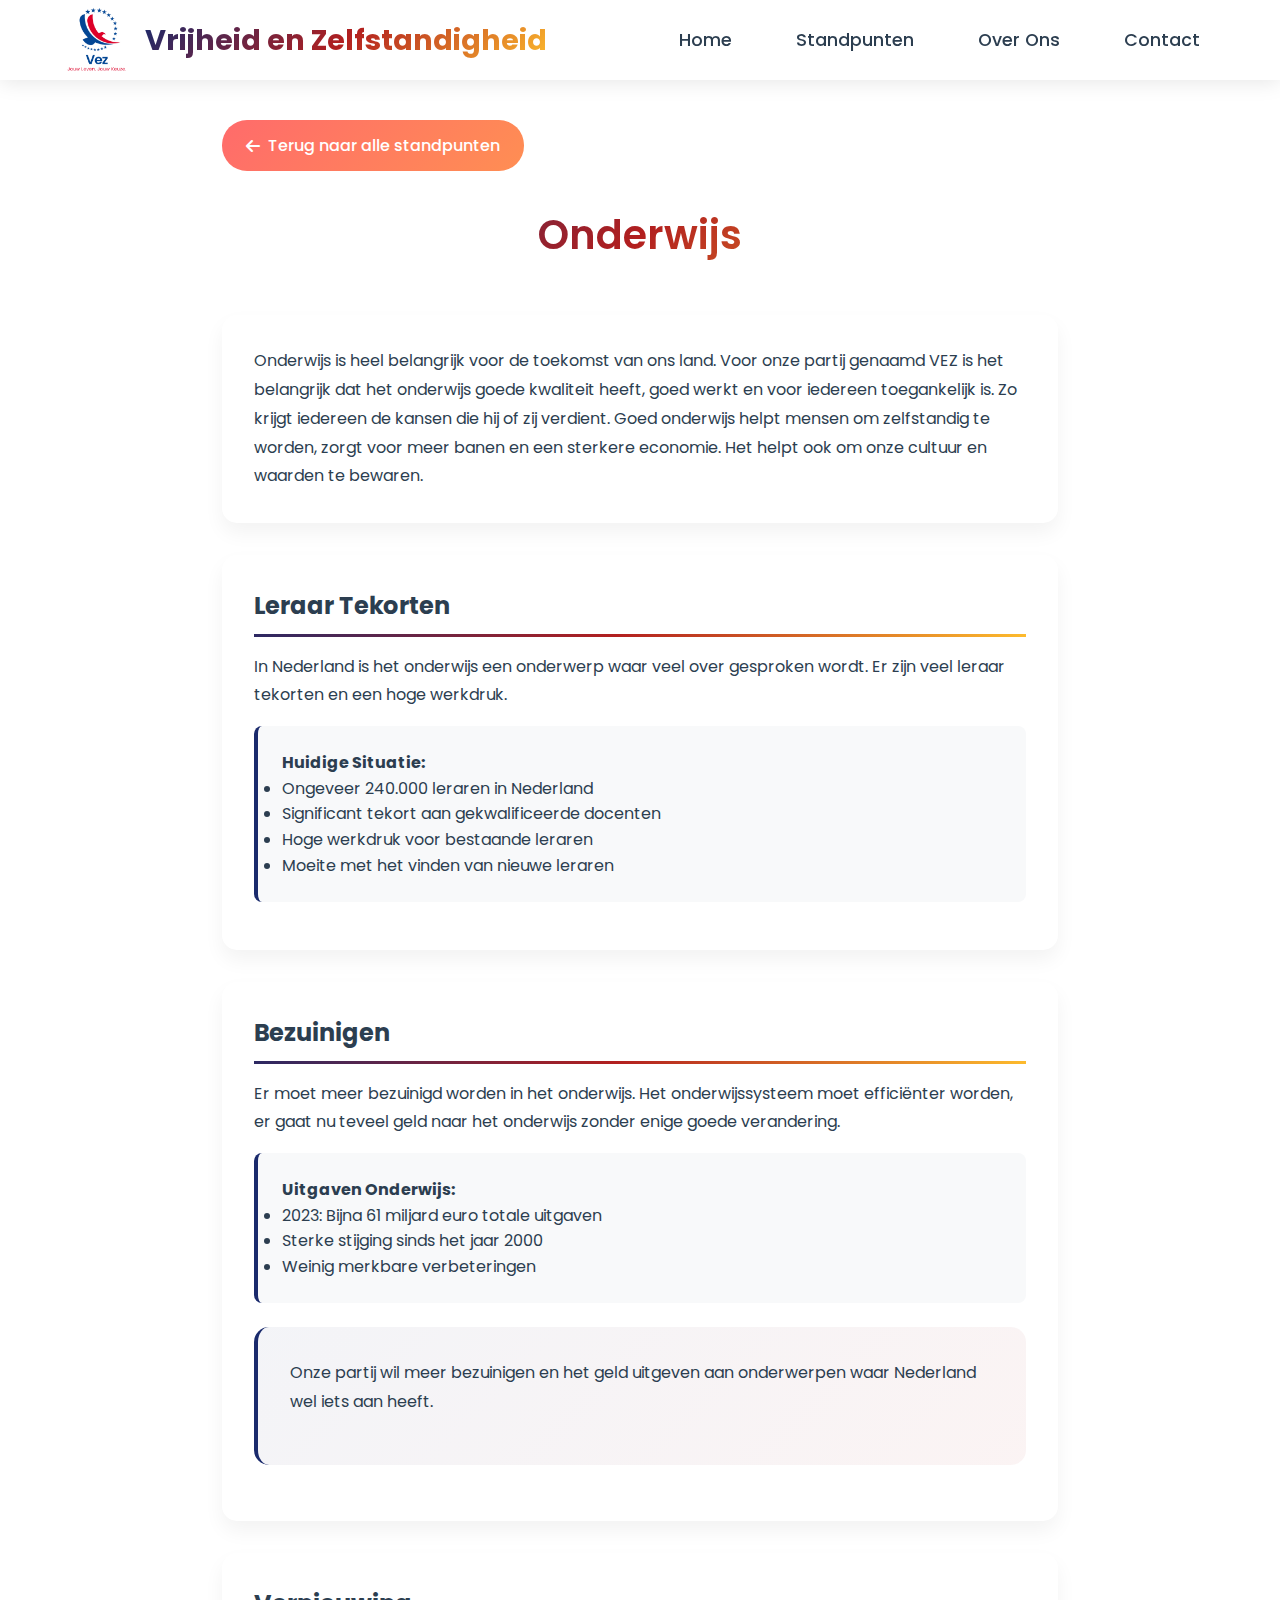
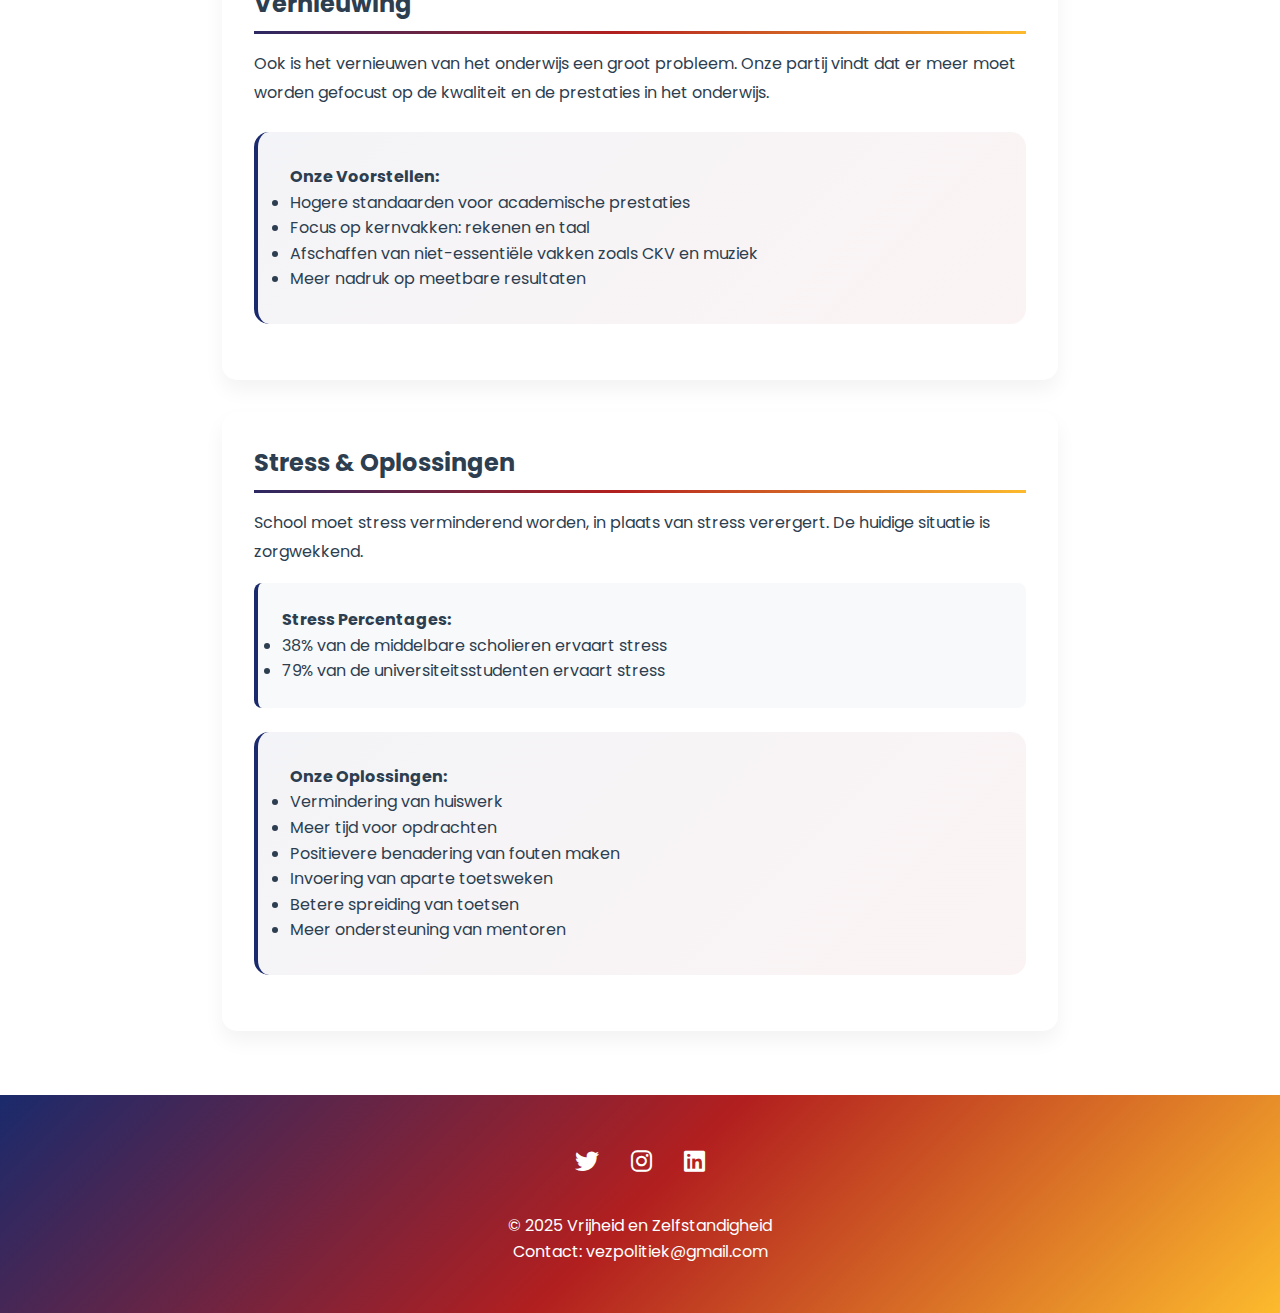
<file: standpunten-onderwijs.html>
<!DOCTYPE html>
<html lang="nl">
<head>
    <meta charset="UTF-8">
    <meta name="viewport" content="width=device-width, initial-scale=1.0">
    <title>Onderwijs Standpunten - Vrijheid en Zelfstandigheid</title>
    <link href="https://fonts.googleapis.com/css2?family=Poppins:wght@300;400;500;600;700&display=swap" rel="stylesheet">
    <link href="https://cdnjs.cloudflare.com/ajax/libs/font-awesome/6.0.0/css/all.min.css" rel="stylesheet">
    <style>
        :root {
            --primary-gradient: linear-gradient(135deg, #1a2a6c, #b21f1f, #fdbb2d);
            --secondary-gradient: linear-gradient(135deg, #FF6B6B, #FF8E53);
            --text-color: #2C3E50;
            --light-bg: #F8FAFC;
            --header-height: 80px;
        }

        * {
            margin: 0;
            padding: 0;
            box-sizing: border-box;
            font-family: 'Poppins', sans-serif;
        }

        body {
            line-height: 1.6;
            color: var(--text-color);
            background-color: white;
        }

        .header {
            position: fixed;
            top: 0;
            left: 0;
            right: 0;
            z-index: 1000;
            height: var(--header-height);
            display: flex;
            justify-content: space-between;
            align-items: center;
            padding: 0 5%;
            background: rgba(255, 255, 255, 0.95);
            backdrop-filter: blur(10px);
            box-shadow: 0 2px 20px rgba(0,0,0,0.1);
            transition: all 0.3s ease;
        }

        .logo {
            display: flex;
            align-items: center;
            gap: 1rem;
        }

        .logo img {
            height: 70px;
            width: auto;
        }

        .logo h1 {
            font-size: 1.8rem;
            font-weight: 700;
            background: var(--primary-gradient);
            -webkit-background-clip: text;
            -webkit-text-fill-color: transparent;
            white-space: nowrap;
        }

        .nav-links {
            display: flex;
            gap: 2rem;
            list-style: none;
        }

        .nav-links a {
            color: var(--text-color);
            text-decoration: none;
            font-weight: 500;
            font-size: 1.1rem;
            transition: all 0.3s ease;
            padding: 0.5rem 1rem;
            border-radius: 25px;
        }

        .nav-links a:hover {
            background: var(--primary-gradient);
            color: white;
        }

        .standpunt-container {
            max-width: 900px;
            margin: 120px auto 4rem;
            padding: 0 2rem;
        }

        .standpunt-header {
            text-align: center;
            margin-bottom: 3rem;
        }

        .standpunt-intro {
            background: white;
            padding: 2rem;
            border-radius: 15px;
            box-shadow: 0 10px 20px rgba(0,0,0,0.05);
            margin-bottom: 2rem;
            line-height: 1.8;
        }

        .standpunt-sections {
            display: flex;
            flex-direction: column;
            gap: 2rem;
        }

        .standpunt-section {
            background: white;
            padding: 2rem;
            border-radius: 15px;
            box-shadow: 0 10px 20px rgba(0,0,0,0.05);
        }

        .standpunt-section h3 {
            color: var(--text-color);
            font-size: 1.5rem;
            margin-bottom: 1rem;
            padding-bottom: 0.5rem;
            border-bottom: 3px solid;
            border-image: var(--primary-gradient) 1;
        }

        .standpunt-section p {
            line-height: 1.8;
            color: var(--text-color);
            margin-bottom: 1rem;
        }

        .stats-box {
            background: #f8f9fa;
            padding: 1.5rem;
            border-radius: 8px;
            margin: 1rem 0;
            border-left: 4px solid #1a2a6c;
        }

        .highlight-box {
            background: linear-gradient(135deg, rgba(26, 42, 108, 0.05) 0%, rgba(178, 31, 31, 0.05) 100%);
            padding: 2rem;
            border-radius: 15px;
            margin: 1.5rem 0;
            border-left: 4px solid #1a2a6c;
        }

        .section-title {
            text-align: center;
            margin-bottom: 3rem;
            font-size: 2.5rem;
            font-weight: 600;
            background: var(--primary-gradient);
            -webkit-background-clip: text;
            -webkit-text-fill-color: transparent;
        }

        .back-button {
            display: inline-flex;
            align-items: center;
            gap: 0.5rem;
            padding: 0.8rem 1.5rem;
            background: var(--secondary-gradient);
            color: white;
            text-decoration: none;
            border-radius: 25px;
            font-weight: 500;
            margin-bottom: 2rem;
            transition: transform 0.3s ease;
        }

        .back-button:hover {
            transform: translateY(-3px);
        }

        .footer {
            background: var(--primary-gradient);
            color: white;
            text-align: center;
            padding: 3rem;
            width: 100%;
        }

        .social-links {
            display: flex;
            justify-content: center;
            gap: 2rem;
            margin-bottom: 2rem;
        }

        .social-links a {
            color: white;
            font-size: 1.5rem;
            transition: all 0.3s ease;
        }

        .social-links a:hover {
            transform: translateY(-3px);
        }

        @media (max-width: 768px) {
            .header {
                flex-direction: column;
                height: auto;
                padding: 1rem;
            }

            .nav-links {
                flex-direction: column;
                text-align: center;
                width: 100%;
            }

            .standpunt-container {
                margin: 100px 1rem 2rem;
                padding: 1rem;
            }
        }
    </style>
</head>
<body>
    <header class="header">
        <div class="logo">
            <img src="vez.png" alt="Logo">
            <h1>Vrijheid en Zelfstandigheid</h1>
        </div>
        <nav>
            <ul class="nav-links">
                <li><a href="index.html">Home</a></li>
                <li><a href="standpunten.html">Standpunten</a></li>
                <li><a href="over.html">Over Ons</a></li>
                <li><a href="contact.html">Contact</a></li>
            </ul>
        </nav>
    </header>

    <div class="standpunt-container">
        <a href="standpunten.html" class="back-button">
            <i class="fas fa-arrow-left"></i> Terug naar alle standpunten
        </a>

        <div class="standpunt-header">
            <h2 class="section-title">Onderwijs</h2>
        </div>

        <div class="standpunt-intro">
            <p>Onderwijs is heel belangrijk voor de toekomst van ons land. Voor onze partij genaamd VEZ is het belangrijk dat het onderwijs goede kwaliteit heeft, goed werkt en voor iedereen toegankelijk is. Zo krijgt iedereen de kansen die hij of zij verdient. Goed onderwijs helpt mensen om zelfstandig te worden, zorgt voor meer banen en een sterkere economie. Het helpt ook om onze cultuur en waarden te bewaren.</p>
        </div>

        <div class="standpunt-sections">
            <div class="standpunt-section">
                <h3>Leraar Tekorten</h3>
                <p>In Nederland is het onderwijs een onderwerp waar veel over gesproken wordt. Er zijn veel leraar tekorten en een hoge werkdruk.</p>
                
                <div class="stats-box">
                    <h4>Huidige Situatie:</h4>
                    <ul>
                        <li>Ongeveer 240.000 leraren in Nederland</li>
                        <li>Significant tekort aan gekwalificeerde docenten</li>
                        <li>Hoge werkdruk voor bestaande leraren</li>
                        <li>Moeite met het vinden van nieuwe leraren</li>
                    </ul>
                </div>
            </div>

            <div class="standpunt-section">
                <h3>Bezuinigen</h3>
                <p>Er moet meer bezuinigd worden in het onderwijs. Het onderwijssysteem moet efficiënter worden, er gaat nu teveel geld naar het onderwijs zonder enige goede verandering.</p>
                
                <div class="stats-box">
                    <h4>Uitgaven Onderwijs:</h4>
                    <ul>
                        <li>2023: Bijna 61 miljard euro totale uitgaven</li>
                        <li>Sterke stijging sinds het jaar 2000</li>
                        <li>Weinig merkbare verbeteringen</li>
                    </ul>
                </div>

                <div class="highlight-box">
                    <p>Onze partij wil meer bezuinigen en het geld uitgeven aan onderwerpen waar Nederland wel iets aan heeft.</p>
                </div>
            </div>

            <div class="standpunt-section">
                <h3>Vernieuwing</h3>
                <p>Ook is het vernieuwen van het onderwijs een groot probleem. Onze partij vindt dat er meer moet worden gefocust op de kwaliteit en de prestaties in het onderwijs.</p>
                
                <div class="highlight-box">
                    <h4>Onze Voorstellen:</h4>
                    <ul>
                        <li>Hogere standaarden voor academische prestaties</li>
                        <li>Focus op kernvakken: rekenen en taal</li>
                        <li>Afschaffen van niet-essentiële vakken zoals CKV en muziek</li>
                        <li>Meer nadruk op meetbare resultaten</li>
                    </ul>
                </div>
            </div>

            <div class="standpunt-section">
                <h3>Stress & Oplossingen</h3>
                <p>School moet stress verminderend worden, in plaats van stress verergert. De huidige situatie is zorgwekkend.</p>
                
                <div class="stats-box">
                    <h4>Stress Percentages:</h4>
                    <ul>
                        <li>38% van de middelbare scholieren ervaart stress</li>
                        <li>79% van de universiteitsstudenten ervaart stress</li>
                    </ul>
                </div>

                <div class="highlight-box">
                    <h4>Onze Oplossingen:</h4>
                    <ul>
                        <li>Vermindering van huiswerk</li>
                        <li>Meer tijd voor opdrachten</li>
                        <li>Positievere benadering van fouten maken</li>
                        <li>Invoering van aparte toetsweken</li>
                        <li>Betere spreiding van toetsen</li>
                        <li>Meer ondersteuning van mentoren</li>
                    </ul>
                </div>
            </div>
        </div>
    </div>

    <footer class="footer">
        <div class="social-links">
          
            <a href="https://x.com/vez_politiek" target="_blank" ><i class="fab fa-twitter"></i></a>
            <a href="https://www.instagram.com/vrijheid_en_zelfstandigheid" target="_blank" ><i class="fab fa-instagram"></i></a>
            <a href="https://www.linkedin.com/in/vrijheid-en-zelfstandigheid-8110a2366/" target="_blank" ><i class="fab fa-linkedin"></i></a>
        </div>
        <p>© 2025 Vrijheid en Zelfstandigheid</p>
        <p>Contact: vezpolitiek@gmail.com</p>
    </footer>

    <script>
        // Header scroll effect
        window.addEventListener('scroll', () => {
            const header = document.querySelector('.header');
            if (window.scrollY > 50) {
                header.style.background = 'rgba(255, 255, 255, 0.98)';
                header.style.boxShadow = '0 2px 20px rgba(0,0,0,0.2)';
            } else {
                header.style.background = 'rgba(255, 255, 255, 0.95)';
                header.style.boxShadow = '0 2px 20px rgba(0,0,0,0.1)';
            }
        });
    </script>
</body>
</html>
</file>
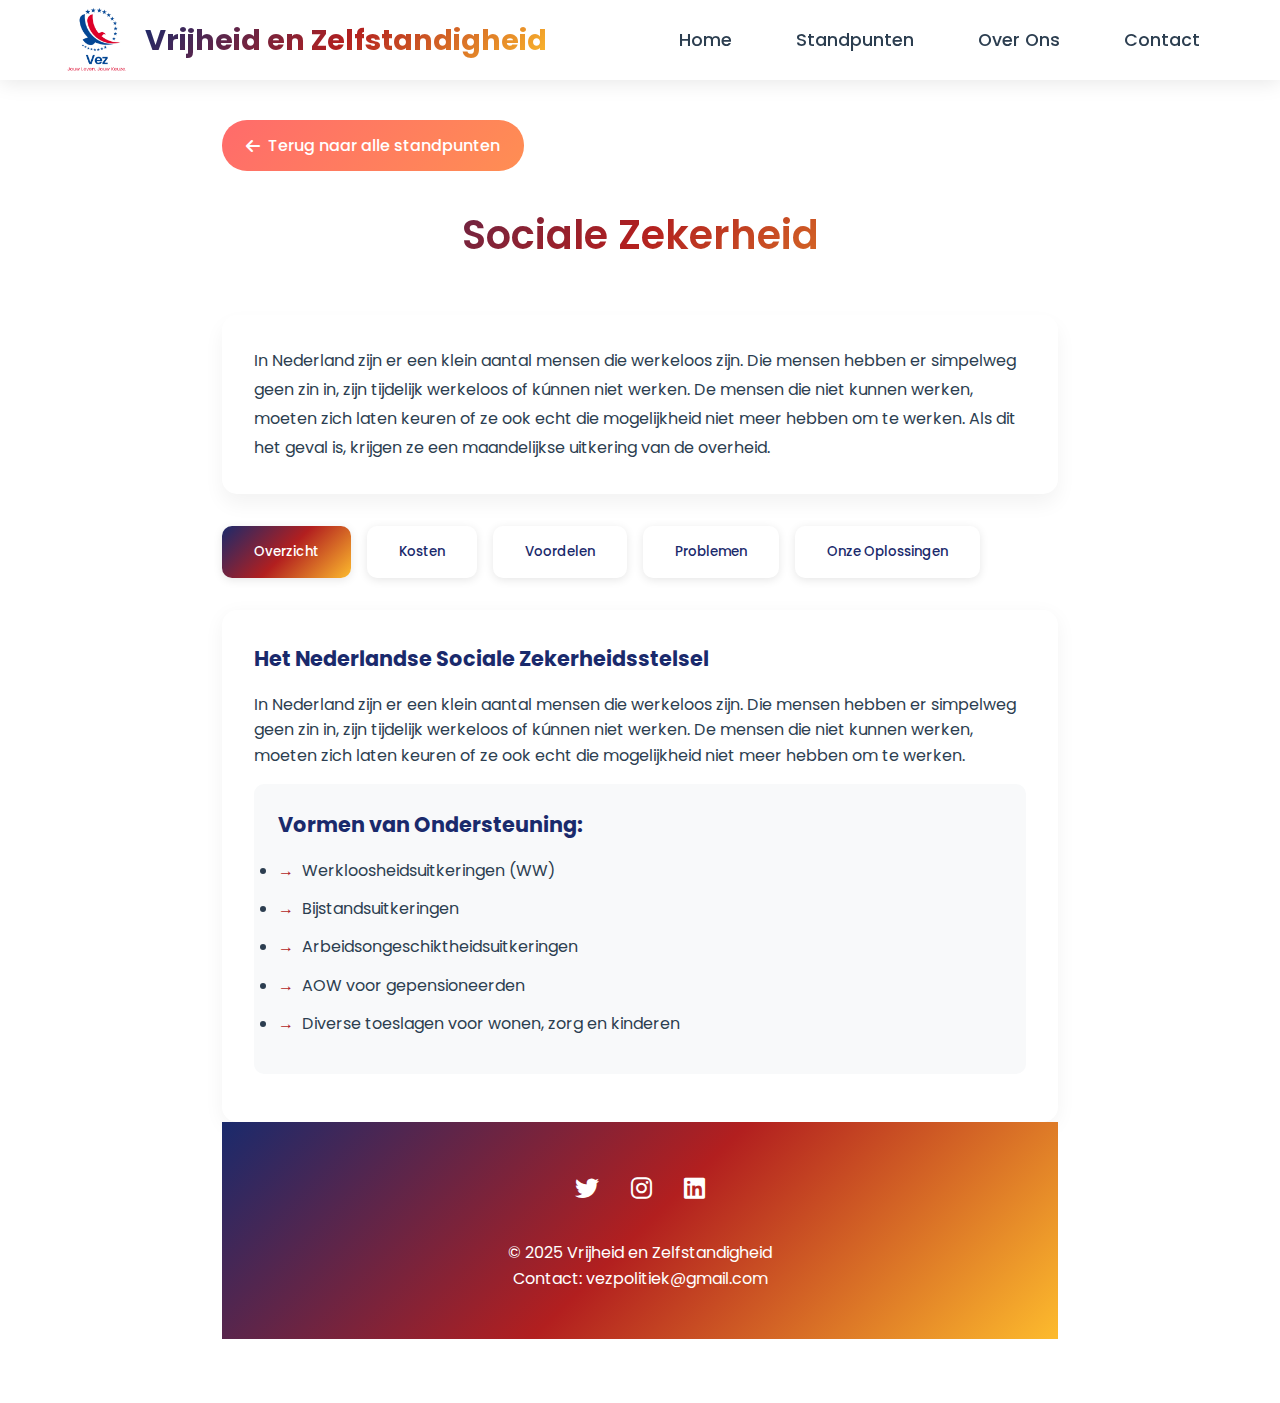
<file: standpunten-zekerheid.html>
<!DOCTYPE html>
<html lang="nl">
<head>
    <meta charset="UTF-8">
    <meta name="viewport" content="width=device-width, initial-scale=1.0">
    <title>Sociale Zekerheid Standpunten - Vrijheid en Zelfstandigheid</title>
    <link href="https://fonts.googleapis.com/css2?family=Poppins:wght@300;400;500;600;700&display=swap" rel="stylesheet">
    <link href="https://cdnjs.cloudflare.com/ajax/libs/font-awesome/6.0.0/css/all.min.css" rel="stylesheet">
    <style>
        /* [Previous base styles from your index.html] */
		
		.footer {
    background: var(--primary-gradient);
    color: white;
    text-align: center;
    padding: 3rem;
    width: 100%;
}

.social-links {
    display: flex;
    justify-content: center;
    gap: 2rem;
    margin-bottom: 2rem;
}

.social-links a {
    color: white;
    font-size: 1.5rem;
    transition: all 0.3s ease;
}

.social-links a:hover {
    transform: translateY(-3px);
}

/* Responsive Styles for Header and Footer */
@media (max-width: 768px) {
    .header {
        flex-direction: column;
        height: auto;
        padding: 1rem;
    }

    .nav-links {
        flex-direction: column;
        text-align: center;
        width: 100%;
    }

    .logo h1 {
        font-size: 1.5rem;
    }

    .nav-links a {
        display: block;
        padding: 0.8rem;
    }
}
        
        .tabs-container {
    margin-top: 2rem;
}

.tabs-navigation {
    display: flex;
    gap: 1rem;
    margin-bottom: 2rem;
    flex-wrap: wrap;
}

.tab-button {
    padding: 1rem 2rem;
    background: white;
    border: none;
    border-radius: 10px;
    cursor: pointer;
    font-weight: 500;
    color: #1a2a6c;
    transition: all 0.3s ease;
    box-shadow: 0 2px 10px rgba(0,0,0,0.1);
}

.tab-button:hover {
    transform: translateY(-2px);
    box-shadow: 0 4px 15px rgba(0,0,0,0.1);
}

.tab-button.active {
    background: var(--primary-gradient);
    color: white;
}

.tab-content {
    display: none;
    background: white;
    padding: 2rem;
    border-radius: 15px;
    box-shadow: 0 5px 20px rgba(0,0,0,0.05);
    animation: fadeIn 0.5s ease;
}

.tab-content.active {
    display: block;
}

@keyframes fadeIn {
    from {
        opacity: 0;
        transform: translateY(10px);
    }
    to {
        opacity: 1;
        transform: translateY(0);
    }
}

.content-section {
    margin-bottom: 2rem;
}

.content-section:last-child {
    margin-bottom: 0;
}

.content-section h4 {
    color: #1a2a6c;
    margin-bottom: 1rem;
    font-size: 1.3rem;
}

.highlight-list {
    background: #f8f9fa;
    padding: 1.5rem;
    border-radius: 10px;
    margin: 1rem 0;
}

.highlight-list li {
    margin-bottom: 0.8rem;
    padding-left: 1.5rem;
    position: relative;
}

.highlight-list li:before {
    content: "→";
    position: absolute;
    left: 0;
    color: #b21f1f;
}
        
        .collapsible-section {
    margin-bottom: 1rem;
}

.collapsible-header {
    background: white;
    padding: 1.5rem;
    border-radius: 15px;
    cursor: pointer;
    display: flex;
    justify-content: space-between;
    align-items: center;
    box-shadow: 0 5px 15px rgba(0,0,0,0.05);
    transition: all 0.3s ease;
}

.collapsible-header:hover {
    transform: translateY(-2px);
    box-shadow: 0 8px 20px rgba(0,0,0,0.1);
}

.collapsible-header h3 {
    margin: 0;
    font-size: 1.5rem;
    color: #1a2a6c;
}

.collapsible-header i {
    font-size: 1.5rem;
    transition: transform 0.3s ease;
}

.collapsible-content {
    background: white;
    padding: 0 1.5rem;
    max-height: 0;
    overflow: hidden;
    transition: all 0.3s ease;
    border-radius: 0 0 15px 15px;
    opacity: 0;
}

.collapsible-section.active .collapsible-header {
    border-radius: 15px 15px 0 0;
}

.collapsible-section.active .collapsible-content {
    padding: 1.5rem;
    max-height: 2000px;
    opacity: 1;
    box-shadow: 0 5px 15px rgba(0,0,0,0.05);
}

.collapsible-section.active .collapsible-header i {
    transform: rotate(180deg);
}

        .standpunt-section {
        background: white;
        padding: 2.5rem;
        border-radius: 20px;
        box-shadow: 0 10px 30px rgba(0,0,0,0.05);
        transition: transform 0.3s ease, box-shadow 0.3s ease;
    }

    .standpunt-section:hover {
        transform: translateY(-5px);
        box-shadow: 0 15px 35px rgba(0,0,0,0.1);
    }

    .standpunt-section h3 {
        font-size: 2rem;
        color: #1a2a6c;
        margin-bottom: 1.5rem;
        padding-bottom: 1rem;
        border-bottom: 3px solid;
        border-image: var(--primary-gradient) 1;
        position: relative;
    }

    .standpunt-section h4 {
        font-size: 1.3rem;
        color: #2C3E50;
        margin: 1.5rem 0 1rem;
        padding-left: 1rem;
        border-left: 4px solid #b21f1f;
    }

    .stats-box {
        background: linear-gradient(135deg, #f8f9fa 0%, #ffffff 100%);
        padding: 2rem;
        border-radius: 15px;
        margin: 1.5rem 0;
        border: 1px solid rgba(26, 42, 108, 0.1);
        box-shadow: 0 5px 15px rgba(0,0,0,0.05);
    }

    .stats-box ul {
        list-style: none;
        padding: 0;
    }

    .stats-box li {
        padding: 0.8rem 0;
        border-bottom: 1px solid rgba(0,0,0,0.05);
        display: flex;
        align-items: center;
        gap: 1rem;
    }

    .stats-box li:before {
        content: "📊";
        font-size: 1.2rem;
    }

    .stats-box li:last-child {
        border-bottom: none;
    }

    .highlight-box {
        background: linear-gradient(135deg, rgba(26, 42, 108, 0.05) 0%, rgba(178, 31, 31, 0.05) 100%);
        padding: 2rem;
        border-radius: 15px;
        margin: 1.5rem 0;
        border-left: 4px solid #1a2a6c;
    }

    .feature-list {
        list-style: none;
        padding: 0;
        display: grid;
        grid-template-columns: repeat(auto-fit, minmax(250px, 1fr));
        gap: 1.5rem;
        margin: 1.5rem 0;
    }

    .feature-list li {
        background: white;
        padding: 1.5rem;
        border-radius: 12px;
        box-shadow: 0 5px 15px rgba(0,0,0,0.05);
        display: flex;
        align-items: flex-start;
        gap: 1rem;
        transition: transform 0.3s ease;
    }

    .feature-list li:hover {
        transform: translateY(-3px);
    }

    .feature-list li i {
        font-size: 1.5rem;
        color: #1a2a6c;
    }

    .section-divider {
        height: 3px;
        background: var(--primary-gradient);
        margin: 3rem 0;
        border-radius: 3px;
    }

    .info-grid {
        display: grid;
        grid-template-columns: repeat(auto-fit, minmax(300px, 1fr));
        gap: 2rem;
        margin: 2rem 0;
    }

    .info-card {
        background: white;
        padding: 2rem;
        border-radius: 15px;
        box-shadow: 0 5px 15px rgba(0,0,0,0.05);
        transition: transform 0.3s ease;
    }

    .info-card:hover {
        transform: translateY(-5px);
    }

    .info-card h5 {
        font-size: 1.2rem;
        color: #1a2a6c;
        margin-bottom: 1rem;
        padding-bottom: 0.5rem;
        border-bottom: 2px solid #b21f1f;
    }

    .quote-box {
        background: linear-gradient(135deg, #1a2a6c 0%, #b21f1f 100%);
        color: white;
        padding: 2rem;
        border-radius: 15px;
        margin: 2rem 0;
        position: relative;
    }

    .quote-box:before {
        content: '"';
        position: absolute;
        top: -20px;
        left: 20px;
        font-size: 5rem;
        color: rgba(255,255,255,0.2);
    }

    .quote-box p {
        font-size: 1.2rem;
        line-height: 1.8;
        margin: 0;
        position: relative;
        z-index: 1;
    }

    @media (max-width: 768px) {
        .standpunt-section {
            padding: 1.5rem;
        }

        .standpunt-section h3 {
            font-size: 1.5rem;
        }

        .feature-list {
            grid-template-columns: 1fr;
        }
    }

        .join-section {
    padding: 4rem 0;
    background-color: white;
}

.join-container {
    max-width: 1200px;
    margin: 0 auto;
    padding: 0 2rem;
}

.join-box {
    display: grid;
    grid-template-columns: 3fr 2fr;
    gap: 3rem;
    background: white;
    padding: 3rem;
    border-radius: 15px;
    box-shadow: 0 10px 20px rgba(0,0,0,0.05);
}

.join-form {
    display: flex;
    flex-direction: column;
    gap: 1.5rem;
}

.form-row {
    display: grid;
    grid-template-columns: 1fr 1fr;
    gap: 1.5rem;
}

.form-group {
    display: flex;
    flex-direction: column;
    gap: 0.5rem;
}

.form-group label {
    font-weight: 500;
    color: var(--text-color);
}

.form-group input {
    padding: 0.8rem;
    border: 1px solid #ddd;
    border-radius: 8px;
    font-family: 'Poppins', sans-serif;
    transition: all 0.3s ease;
}

.form-group input:focus {
    outline: none;
    border-color: #1a2a6c;
    box-shadow: 0 0 0 2px rgba(26, 42, 108, 0.1);
}

.checkbox-label {
    display: flex;
    align-items: center;
    gap: 0.5rem;
    cursor: pointer;
}

.checkbox-label input[type="checkbox"] {
    width: 18px;
    height: 18px;
}

.join-info {
    padding: 2rem;
    background: #f8f9fa;
    border-radius: 15px;
}

.join-info h3 {
    font-size: 1.5rem;
    margin-bottom: 1.5rem;
    color: var(--text-color);
}

.price-box {
    display: flex;
    flex-direction: column;
    gap: 1rem;
    margin-bottom: 2rem;
}

.price-item {
    padding: 1rem;
    background: white;
    border-radius: 8px;
    box-shadow: 0 2px 10px rgba(0,0,0,0.05);
}

.price-label {
    display: block;
    font-weight: 500;
    margin-bottom: 0.5rem;
}

.price {
    display: block;
    font-size: 2rem;
    font-weight: 700;
    color: #1a2a6c;
}

.price-period {
    display: block;
    color: #666;
    font-size: 0.9rem;
}

.benefits h4 {
    margin-bottom: 1rem;
    font-size: 1.1rem;
}

.benefits ul {
    list-style: none;
}

.benefits ul li {
    margin-bottom: 0.8rem;
    padding-left: 1.5rem;
    position: relative;
}

.benefits ul li:before {
    content: "✓";
    position: absolute;
    left: 0;
    color: #1a2a6c;
    font-weight: bold;
}

@media (max-width: 768px) {
    .join-box {
        grid-template-columns: 1fr;
    }

    .form-row {
        grid-template-columns: 1fr;
    }
}
        :root {
            --primary-gradient: linear-gradient(135deg, #1a2a6c, #b21f1f, #fdbb2d);
            --secondary-gradient: linear-gradient(135deg, #FF6B6B, #FF8E53);
            --text-color: #2C3E50;
            --light-bg: #F8FAFC;
            --header-height: 80px;
        }

        * {
            margin: 0;
            padding: 0;
            box-sizing: border-box;
            font-family: 'Poppins', sans-serif;
        }

      body {
    line-height: 1.6;
    color: var(--text-color);
    background-color: white;
    min-height: 100vh;
    display: flex;
    flex-direction: column;
}

        .header {
            position: fixed;
            top: 0;
            left: 0;
            right: 0;
            z-index: 1000;
            height: var(--header-height);
            display: flex;
            justify-content: space-between;
            align-items: center;
            padding: 0 5%;
            background: rgba(255, 255, 255, 0.95);
            backdrop-filter: blur(10px);
            box-shadow: 0 2px 20px rgba(0,0,0,0.1);
            transition: all 0.3s ease;
        }

        .logo {
            display: flex;
            align-items: center;
            gap: 1rem;
        }

        .logo img {
            height: 70px;
            width: auto;
        }

        .logo h1 {
            font-size: 1.8rem;
            font-weight: 700;
            background: var(--primary-gradient);
            -webkit-background-clip: text;
            -webkit-text-fill-color: transparent;
            white-space: nowrap;
        }

        .nav-links {
            display: flex;
            gap: 2rem;
            list-style: none;
        }

        .nav-links a {
            color: var(--text-color);
            text-decoration: none;
            font-weight: 500;
            font-size: 1.1rem;
            transition: all 0.3s ease;
            padding: 0.5rem 1rem;
            border-radius: 25px;
        }

        .nav-links a:hover {
            background: var(--primary-gradient);
            color: white;
        }

        .hero {
            min-height: 100vh;
            padding-top: var(--header-height);
            background: linear-gradient(rgba(0,0,0,0.5), rgba(0,0,0,0.5)),
                        url('https://images.unsplash.com/photo-1534351590666-13e3e96b5017?ixlib=rb-1.2.1&auto=format&fit=crop&w=1950&q=80');
            background-size: cover;
            background-position: center;
            background-attachment: fixed;
            display: flex;
            align-items: center;
            justify-content: center;
            position: relative;
        }

        .hero-content {
            text-align: center;
            color: white;
            max-width: 800px;
            padding: 2rem;
            position: relative;
            z-index: 1;
        }

        .hero h2 {
            font-size: 4rem;
            font-weight: 700;
            margin-bottom: 1rem;
            text-shadow: 2px 2px 4px rgba(0,0,0,0.3);
        }

        .hero p {
            font-size: 1.5rem;
            margin-bottom: 2rem;
            font-weight: 300;
        }

        .button {
            background: var(--secondary-gradient);
            color: white;
            padding: 1rem 2rem;
            border: none;
            border-radius: 50px;
            cursor: pointer;
            text-decoration: none;
            display: inline-block;
            font-weight: 500;
            text-transform: uppercase;
            letter-spacing: 1px;
            transition: all 0.3s ease;
            box-shadow: 0 4px 15px rgba(0,0,0,0.2);
        }

        .button:hover {
            transform: translateY(-3px);
            box-shadow: 0 6px 20px rgba(0,0,0,0.3);
        }

        .content {
            max-width: 1200px;
            margin: 4rem auto;
            padding: 0 2rem;
        }

        .section-title {
            text-align: center;
            margin-bottom: 3rem;
            font-size: 2.5rem;
            font-weight: 600;
            background: var(--primary-gradient);
            -webkit-background-clip: text;
            -webkit-text-fill-color: transparent;
        }

        .grid {
            display: grid;
            grid-template-columns: repeat(auto-fit, minmax(300px, 1fr));
            gap: 2rem;
        }

        .card {
            background: white;
            padding: 2rem;
            border-radius: 15px;
            box-shadow: 0 10px 20px rgba(0,0,0,0.05);
            transition: all 0.3s ease;
            position: relative;
            overflow: hidden;
        }

        .card::before {
            content: '';
            position: absolute;
            top: 0;
            left: 0;
            width: 100%;
            height: 5px;
            background: var(--secondary-gradient);
        }

        .card:hover {
            transform: translateY(-10px);
            box-shadow: 0 20px 40px rgba(0,0,0,0.1);
        }

        .card h3 {
            font-size: 1.5rem;
            margin-bottom: 1rem;
            color: #2C3E50;
        }

        .card i {
            font-size: 2.5rem;
            margin-bottom: 1.5rem;
            background: var(--primary-gradient);
            -webkit-background-clip: text;
            -webkit-text-fill-color: transparent;
        }

     .footer {
    background: var(--primary-gradient);
    color: white;
    text-align: center;
    padding: 3rem;
    width: 100%;
    margin-top: auto;
}

        .social-links {
            display: flex;
            justify-content: center;
            gap: 2rem;
            margin-bottom: 2rem;
        }

        .social-links a {
            color: white;
            font-size: 1.5rem;
            transition: all 0.3s ease;
        }

        .social-links a:hover {
            transform: translateY(-3px);
        }

        @media (max-width: 768px) {
            .header {
                flex-direction: column;
                height: auto;
                padding: 1rem;
            }

            .nav-links {
                flex-direction: column;
                text-align: center;
                width: 100%;
            }

            .hero h2 {
                font-size: 2.5rem;
            }

            .hero p {
                font-size: 1.2rem;
            }
        }

     .standpunt-container {
    max-width: 900px;
    margin: 120px auto 4rem;
    padding: 0 2rem;
}

        .standpunt-header {
            text-align: center;
            margin-bottom: 3rem;
        }

        .standpunt-intro {
            background: white;
            padding: 2rem;
            border-radius: 15px;
            box-shadow: 0 10px 20px rgba(0,0,0,0.05);
            margin-bottom: 2rem;
            line-height: 1.8;
        }

        .standpunt-sections {
            display: flex;
            flex-direction: column;
            gap: 2rem;
        }

        .standpunt-section {
            background: white;
            padding: 2rem;
            border-radius: 15px;
            box-shadow: 0 10px 20px rgba(0,0,0,0.05);
        }

        .standpunt-section h3 {
            color: var(--text-color);
            font-size: 1.5rem;
            margin-bottom: 1rem;
            padding-bottom: 0.5rem;
            border-bottom: 3px solid;
            border-image: var(--primary-gradient) 1;
        }

        .standpunt-section p {
            line-height: 1.8;
            color: var(--text-color);
            margin-bottom: 1rem;
        }

        .stats-box {
            background: #f8f9fa;
            padding: 1.5rem;
            border-radius: 8px;
            margin: 1rem 0;
            border-left: 4px solid #1a2a6c;
        }

        .pros-cons {
            display: grid;
            grid-template-columns: 1fr 1fr;
            gap: 2rem;
            margin: 1rem 0;
        }

        .pros, .cons {
            background: #f8f9fa;
            padding: 1.5rem;
            border-radius: 8px;
        }

        .pros {
            border-left: 4px solid #28a745;
        }

        .cons {
            border-left: 4px solid #dc3545;
        }

        .pros h4, .cons h4 {
            margin-bottom: 1rem;
            color: var(--text-color);
        }

        .back-button {
            display: inline-flex;
            align-items: center;
            gap: 0.5rem;
            padding: 0.8rem 1.5rem;
            background: var(--secondary-gradient);
            color: white;
            text-decoration: none;
            border-radius: 25px;
            font-weight: 500;
            margin-bottom: 2rem;
            transition: transform 0.3s ease;
        }

        .back-button:hover {
            transform: translateY(-3px);
        }

        @media (max-width: 768px) {
            .standpunt-container {
                margin: 100px 1rem 2rem;
                padding: 1rem;
            }

            .pros-cons {
                grid-template-columns: 1fr;
            }
        }
    </style>
</head>
<body>
    <header class="header">
        <div class="logo">
            <img src="vez.png" alt="Logo">
            <h1>Vrijheid en Zelfstandigheid</h1>
        </div>
        <nav>
            <ul class="nav-links">
                <li><a href="index.html">Home</a></li>
                <li><a href="standpunten.html">Standpunten</a></li>
                <li><a href="over.html">Over Ons</a></li>
                <li><a href="contact.html">Contact</a></li>
            </ul>
        </nav>
    </header>

    <div class="standpunt-container">
        <a href="standpunten.html" class="back-button">
            <i class="fas fa-arrow-left"></i> Terug naar alle standpunten
        </a>

        <div class="standpunt-header">
            <h2 class="section-title">Sociale Zekerheid</h2>
        </div>

        <div class="standpunt-intro">
            <p>In Nederland zijn er een klein aantal mensen die werkeloos zijn. Die mensen hebben er simpelweg geen zin in, zijn tijdelijk werkeloos of kúnnen niet werken. De mensen die niet kunnen werken, moeten zich laten keuren of ze ook echt die mogelijkheid niet meer hebben om te werken. Als dit het geval is, krijgen ze een maandelijkse uitkering van de overheid.</p>
        </div>

        <div class="tabs-container">
    <div class="tabs-navigation">
        <button class="tab-button active" data-tab="overview">Overzicht</button>
        <button class="tab-button" data-tab="costs">Kosten</button>
        <button class="tab-button" data-tab="benefits">Voordelen</button>
        <button class="tab-button" data-tab="problems">Problemen</button>
        <button class="tab-button" data-tab="solutions">Onze Oplossingen</button>
    </div>

    <!-- Overview Tab -->
    <div class="tab-content active" id="overview">
        <div class="content-section">
            <h4>Het Nederlandse Sociale Zekerheidsstelsel</h4>
            <p>In Nederland zijn er een klein aantal mensen die werkeloos zijn. Die mensen hebben er simpelweg geen zin in, zijn tijdelijk werkeloos of kúnnen niet werken. De mensen die niet kunnen werken, moeten zich laten keuren of ze ook echt die mogelijkheid niet meer hebben om te werken.</p>
            
            <div class="highlight-list">
                <h4>Vormen van Ondersteuning:</h4>
                <ul>
                    <li>Werkloosheidsuitkeringen (WW)</li>
                    <li>Bijstandsuitkeringen</li>
                    <li>Arbeidsongeschiktheidsuitkeringen</li>
                    <li>AOW voor gepensioneerden</li>
                    <li>Diverse toeslagen voor wonen, zorg en kinderen</li>
                </ul>
            </div>
        </div>
    </div>

    <!-- Costs Tab -->
    <div class="tab-content" id="costs">
        <div class="content-section">
            <h4>Financiële Impact</h4>
            <p>Van alle jaarlijkse kosten dat Nederland maakt, vullen de sociale zekerheden bijna een kwart van de totale uitgaven.</p>
            
            <div class="stats-box">
                <h4>Belangrijke Cijfers:</h4>
                <ul>
                    <li>Kosten voor verzuim in 2016: 1,1 miljard euro</li>
                    <li>Kosten voor verzuim in 2025: 2,2 miljard euro</li>
                    <li>Verhouding gepensioneerden/werkenden: 1:2,7</li>
                    <li>25% van overheidsuitgaven gaat naar sociale zekerheid</li>
                </ul>
            </div>
        </div>
    </div>

    <!-- Benefits Tab -->
    <div class="tab-content" id="benefits">
        <div class="content-section">
            <h4>Financiële Zekerheid</h4>
            <p>Een positief punt van de uitkeringen in Nederland is dat ze financiële zekerheid bieden aan mensen die tijdelijk niet kunnen werken.</p>
        </div>

        <div class="content-section">
            <h4>Kans op Heroriëntatie</h4>
            <p>Een ander positief punt is dat ze mensen de kans geven om zich te heroriënteren op de arbeidsmarkt.</p>
        </div>

        <div class="highlight-list">
            <h4>Maatschappelijke Voordelen:</h4>
            <ul>
                <li>Voorkoming van acute armoede</li>
                <li>Behoud van sociale cohesie</li>
                <li>Ondersteuning van kwetsbare groepen</li>
                <li>Mogelijkheid tot persoonlijke ontwikkeling</li>
            </ul>
        </div>
    </div>

    <!-- Problems Tab -->
    <div class="tab-content" id="problems">
        <div class="content-section">
            <h4>Uitkeringsval</h4>
            <p>Een negatief punt van het uitkeringsstelsel in Nederland is dat het in sommige gevallen kan leiden tot een zogenaamde "uitkeringsval".</p>
        </div>

        <div class="highlight-list">
            <h4>Belangrijkste Knelpunten:</h4>
            <ul>
                <li>Complex en bureaucratisch systeem</li>
                <li>Demotiverend effect op werkzoekenden</li>
                <li>Hoge kosten voor de samenleving</li>
                <li>Risico op misbruik van het systeem</li>
                <li>Inefficiënte administratieve processen</li>
            </ul>
        </div>
    </div>

    <!-- Solutions Tab -->
    <div class="tab-content" id="solutions">
        <div class="content-section">
            <h4>Onze Aanpak</h4>
            <p>Als rechtse partij kiezen wij voor een fundamenteel andere aanpak van sociale zekerheid.</p>
        </div>

        <div class="highlight-list">
            <h4>Kernpunten van ons beleid:</h4>
            <ul>
                <li>Uitkeringen alleen voor 100% afgekeurden</li>
                <li>Eigen verantwoordelijkheid bij werkzoekenden</li>
                <li>Verlaging van uitkeringsbedragen</li>
                <li>Efficiëntere besteding van middelen</li>
            </ul>
        </div>

        <div class="highlight-list">
            <h4>Verwachte Resultaten:</h4>
            <ul>
                <li>Significante daling van overheidsuitgaven</li>
                <li>Meer mensen actief op zoek naar werk</li>
                <li>Minder misbruik van het systeem</li>
                <li>Eerlijkere verdeling van middelen</li>
            </ul>
        </div>
    </div>
</div>



    <footer class="footer">
        <div class="social-links">
         
            <a href="https://x.com/vez_politiek" target="_blank" ><i class="fab fa-twitter"></i></a>
            <a href="https://www.instagram.com/vrijheid_en_zelfstandigheid" target="_blank" ><i class="fab fa-instagram"></i></a>
            <a href="https://www.linkedin.com/in/vrijheid-en-zelfstandigheid-8110a2366/" target="_blank" ><i class="fab fa-linkedin"></i></a>
        </div>
        <p>© 2025 Vrijheid en Zelfstandigheid</p>
        <p>Contact: vezpolitiek@gmail.com</p>
    </footer>

    <script>
        // Header scroll effect
        window.addEventListener('scroll', () => {
            const header = document.querySelector('.header');
            if (window.scrollY > 50) {
                header.style.background = 'rgba(255, 255, 255, 0.98)';
                header.style.boxShadow = '0 2px 20px rgba(0,0,0,0.2)';
            } else {
                header.style.background = 'rgba(255, 255, 255, 0.95)';
                header.style.boxShadow = '0 2px 20px rgba(0,0,0,0.1)';
            }
        });
        document.querySelectorAll('.collapsible-header').forEach(header => {
    header.addEventListener('click', () => {
        const section = header.parentElement;
        const isActive = section.classList.contains('active');
        
        // Close all sections
        document.querySelectorAll('.collapsible-section').forEach(s => {
            s.classList.remove('active');
        });
        
        // If the clicked section wasn't active, open it
        if (!isActive) {
            section.classList.add('active');
        }
    });
});
document.querySelectorAll('.tab-button').forEach(button => {
    button.addEventListener('click', () => {
        // Remove active class from all buttons and contents
        document.querySelectorAll('.tab-button').forEach(b => b.classList.remove('active'));
        document.querySelectorAll('.tab-content').forEach(c => c.classList.remove('active'));
        
        // Add active class to clicked button and corresponding content
        button.classList.add('active');
        document.getElementById(button.dataset.tab).classList.add('active');
    });
});
    </script>
    

</body>
</html>
</file>
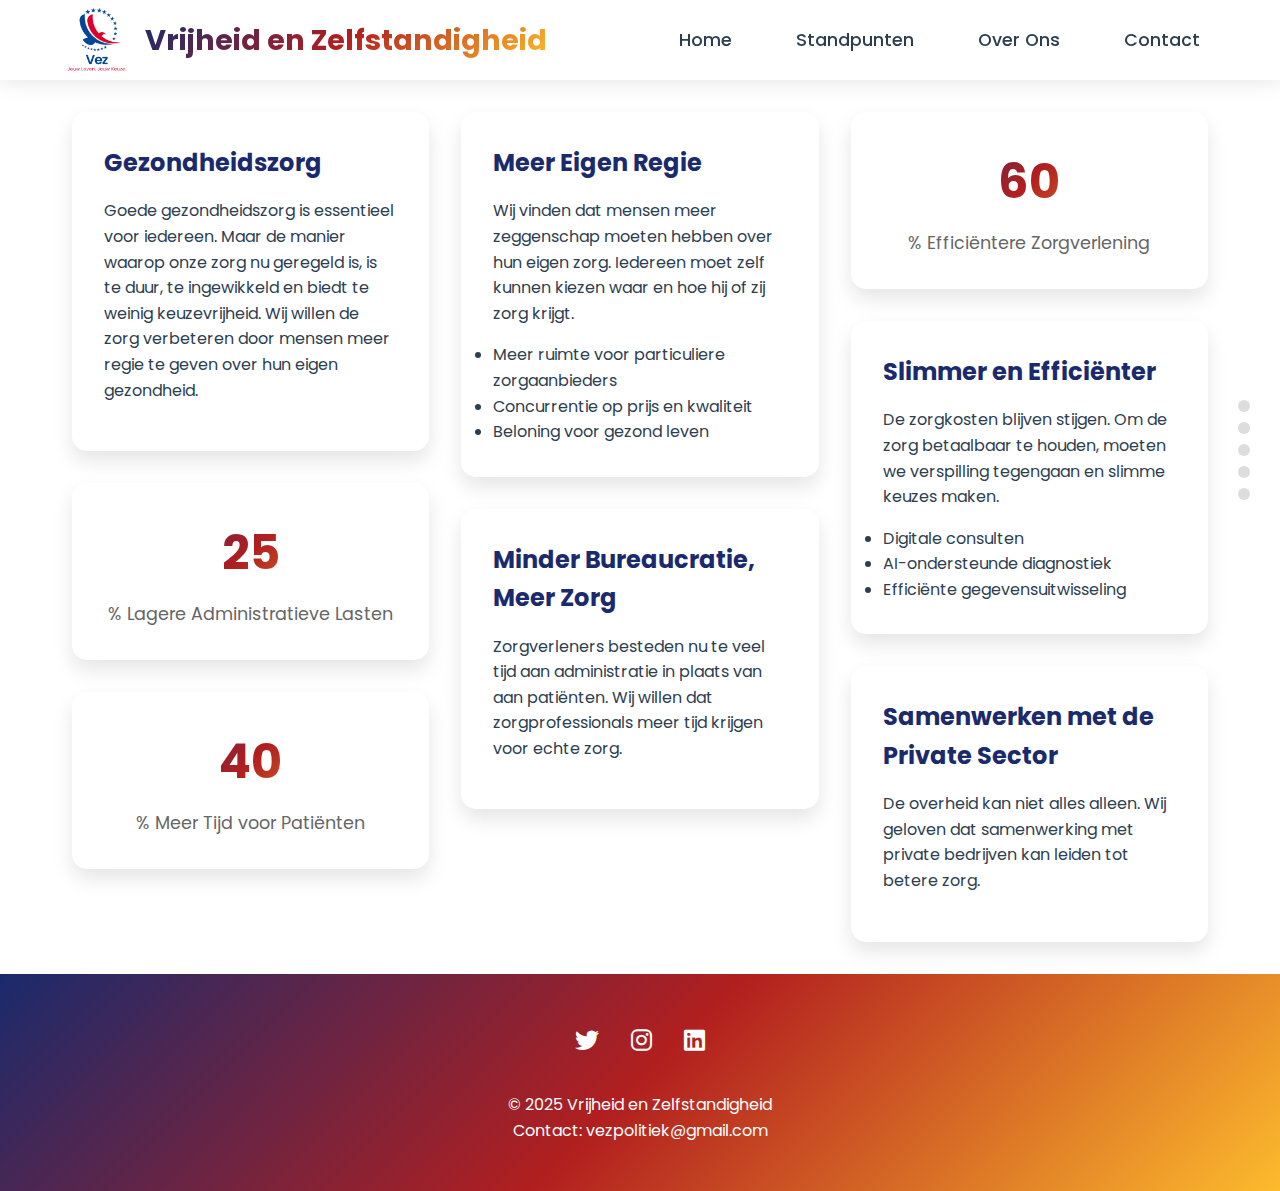
<file: standpunten-zorg.html>
<!DOCTYPE html>
<html lang="nl">
<head>
    <meta charset="UTF-8">
    <meta name="viewport" content="width=device-width, initial-scale=1.0">
    <title>Gezondheidszorg - Vrijheid en Zelfstandigheid</title>
    <link href="https://fonts.googleapis.com/css2?family=Poppins:wght@300;400;500;600;700&display=swap" rel="stylesheet">
    <link href="https://cdnjs.cloudflare.com/ajax/libs/font-awesome/6.0.0/css/all.min.css" rel="stylesheet">
    <style>
    
    /* Header Styles */

    .scroll-top {
    position: fixed;
    bottom: 30px;
    right: 30px;
    width: 50px;
    height: 50px;
    background: var(--primary-gradient);
    border-radius: 50%;
    display: flex;
    align-items: center;
    justify-content: center;
    color: white;
    cursor: pointer;
    opacity: 0;
    visibility: hidden;
    transition: all 0.3s ease;
    z-index: 1000;
    box-shadow: 0 2px 10px rgba(0,0,0,0.2);
}

.scroll-top.visible {
    opacity: 1;
    visibility: visible;
}

.scroll-top:hover {
    transform: translateY(-5px);
    box-shadow: 0 5px 15px rgba(0,0,0,0.3);
}

    body {
    line-height: 1.6;
    color: var(--text-color);
    background-color: white;
    overflow-x: hidden;
    min-height: 100vh;
    padding-top: var(--header-height); /* Add this line */
}

.masonry-grid {
    max-width: 1200px;
    margin: 2rem auto;
    padding: 2rem;
    columns: 3;
    column-gap: 2rem;
    min-height: calc(100vh - var(--header-height) - 200px); /* Add this line */
}
.header {
    position: fixed;
    top: 0;
    left: 0;
    right: 0;
    z-index: 1000;
    height: var(--header-height);
    display: flex;
    justify-content: space-between;
    align-items: center;
    padding: 0 5%;
    background: rgba(255, 255, 255, 0.95);
    backdrop-filter: blur(10px);
    box-shadow: 0 2px 20px rgba(0,0,0,0.1);
    transition: all 0.3s ease;
}

.logo {
    display: flex;
    align-items: center;
    gap: 1rem;
}

.logo img {
    height: 70px;
    width: auto;
}

.logo h1 {
    font-size: 1.8rem;
    font-weight: 700;
    background: var(--primary-gradient);
    -webkit-background-clip: text;
    -webkit-text-fill-color: transparent;
    white-space: nowrap;
}

.nav-links {
    display: flex;
    gap: 2rem;
    list-style: none;
}

.nav-links a {
    color: var(--text-color);
    text-decoration: none;
    font-weight: 500;
    font-size: 1.1rem;
    transition: all 0.3s ease;
    padding: 0.5rem 1rem;
    border-radius: 25px;
}

.nav-links a:hover {
    background: var(--primary-gradient);
    color: white;
}

/* Footer Styles */
.footer {
    background: var(--primary-gradient);
    color: white;
    text-align: center;
    padding: 3rem;
    width: 100%;
}

.social-links {
    display: flex;
    justify-content: center;
    gap: 2rem;
    margin-bottom: 2rem;
}

.social-links a {
    color: white;
    font-size: 1.5rem;
    transition: all 0.3s ease;
}

.social-links a:hover {
    transform: translateY(-3px);
}

/* Responsive Styles for Header and Footer */
@media (max-width: 768px) {
    .header {
        flex-direction: column;
        height: auto;
        padding: 1rem;
    }

    .nav-links {
        flex-direction: column;
        text-align: center;
        width: 100%;
    }

    .logo h1 {
        font-size: 1.5rem;
    }

    .nav-links a {
        display: block;
        padding: 0.8rem;
    }
}
        :root {
            --primary-gradient: linear-gradient(135deg, #1a2a6c, #b21f1f, #fdbb2d);
            --secondary-gradient: linear-gradient(135deg, #FF6B6B, #FF8E53);
            --text-color: #2C3E50;
            --light-bg: #F8FAFC;
            --header-height: 80px;
            --card-shadow: 0 10px 20px rgba(0,0,0,0.1);
            --card-hover-shadow: 0 15px 30px rgba(0,0,0,0.15);
        }

        * {
            margin: 0;
            padding: 0;
            box-sizing: border-box;
            font-family: 'Poppins', sans-serif;
        }

        body {
            line-height: 1.6;
            color: var(--text-color);
            background-color: white;
            overflow-x: hidden;
        }

        /* Progress Bar */
        .progress-container {
            position: fixed;
            top: 0;
            z-index: 1001;
            width: 100%;
            height: 4px;
            background: transparent;
        }

        .progress-bar {
            height: 4px;
            background: var(--primary-gradient);
            width: 0%;
            transition: width 0.3s ease;
        }

        /* Scroll to Top Button */
        .scroll-top {
            position: fixed;
            bottom: 30px;
            right: 30px;
            width: 50px;
            height: 50px;
            background: var(--primary-gradient);
            border-radius: 50%;
            display: flex;
            align-items: center;
            justify-content: center;
            color: white;
            cursor: pointer;
            opacity: 0;
            visibility: hidden;
            transition: all 0.3s ease;
            z-index: 1000;
        }

        .scroll-top.visible {
            opacity: 1;
            visibility: visible;
        }

        .scroll-top:hover {
            transform: translateY(-5px);
        }

        /* Section Navigation */
        .section-nav {
            position: fixed;
            right: 30px;
            top: 50%;
            transform: translateY(-50%);
            z-index: 1000;
            display: flex;
            flex-direction: column;
            gap: 10px;
        }

        .section-nav-dot {
            width: 12px;
            height: 12px;
            border-radius: 50%;
            background: #ddd;
            cursor: pointer;
            transition: all 0.3s ease;
            position: relative;
        }

        .section-nav-dot:hover,
        .section-nav-dot.active {
            background: var(--primary-gradient);
        }

        .section-nav-dot:hover::before {
            content: attr(data-label);
            position: absolute;
            right: 20px;
            top: 50%;
            transform: translateY(-50%);
            background: white;
            padding: 5px 10px;
            border-radius: 5px;
            font-size: 0.8rem;
            white-space: nowrap;
            box-shadow: var(--card-shadow);
        }

        /* Masonry Grid */
        .masonry-grid {
            max-width: 1200px;
            margin: 2rem auto;
            padding: 0 2rem;
            columns: 3;
            column-gap: 2rem;
        }

        @media (max-width: 1200px) {
            .masonry-grid {
                columns: 2;
            }
        }

        @media (max-width: 768px) {
            .masonry-grid {
                columns: 1;
            }
        }

        /* Cards */
        .card {
            break-inside: avoid;
            margin-bottom: 2rem;
            background: white;
            border-radius: 15px;
            overflow: hidden;
            box-shadow: var(--card-shadow);
            transition: all 0.3s ease;
            opacity: 0;
            transform: translateY(20px);
        }

        .card.visible {
            opacity: 1;
            transform: translateY(0);
        }

        .card:hover {
            transform: translateY(-10px);
            box-shadow: var(--card-hover-shadow);
        }

        .card-content {
            padding: 2rem;
        }

        .card-title {
            font-size: 1.5rem;
            margin-bottom: 1rem;
            color: #1a2a6c;
        }

        .card-text {
            margin-bottom: 1rem;
        }

        /* Statistics Cards */
        .stat-card {
            text-align: center;
            padding: 2rem;
        }

        .stat-number {
            font-size: 3rem;
            font-weight: 700;
            background: var(--primary-gradient);
            -webkit-background-clip: text;
            -webkit-text-fill-color: transparent;
            margin-bottom: 0.5rem;
        }

        .stat-label {
            font-size: 1.1rem;
            color: #666;
        }
                .header {
            position: fixed;
            top: 0;
            left: 0;
            right: 0;
            z-index: 1000;
            height: var(--header-height);
            display: flex;
            justify-content: space-between;
            align-items: center;
            padding: 0 5%;
            background: rgba(255, 255, 255, 0.95);
            backdrop-filter: blur(10px);
            box-shadow: 0 2px 20px rgba(0,0,0,0.1);
            transition: all 0.3s ease;
        }
             .footer {
    background: var(--primary-gradient);
    color: white;
    text-align: center;
    padding: 3rem;
    width: 100%;
    margin-top: auto;
}

        /* Keep your existing header and footer styles */
        /* [Your existing header and footer styles here] */
    </style>
</head>

<body>
    <!-- Progress Bar -->
    <div class="progress-container">
        <div class="progress-bar"></div>
    </div>

    <!-- Header (Your existing header) -->
    <header class="header">
        <div class="logo">
            <img src="vez.png" alt="Logo">
            <h1>Vrijheid en Zelfstandigheid</h1>
        </div>
        <nav>
            <ul class="nav-links">
                <li><a href="index.html">Home</a></li>
                <li><a href="standpunten.html">Standpunten</a></li>
                <li><a href="over.html">Over Ons</a></li>
                <li><a href="contact.html">Contact</a></li>
            </ul>
        </nav>
    </header>

    <!-- Section Navigation -->
    <div class="section-nav">
        <div class="section-nav-dot" data-label="Introductie" data-section="intro"></div>
        <div class="section-nav-dot" data-label="Eigen Regie" data-section="regie"></div>
        <div class="section-nav-dot" data-label="Bureaucratie" data-section="bureaucratie"></div>
        <div class="section-nav-dot" data-label="Efficiëntie" data-section="efficiency"></div>
        <div class="section-nav-dot" data-label="Samenwerking" data-section="samenwerking"></div>
    </div>

    <!-- Scroll to Top Button -->
    <div class="scroll-top">
        <i class="fas fa-arrow-up"></i>
    </div>

    <!-- Main Content -->
    <div class="masonry-grid">
        <!-- Intro Section -->
        <div class="card large" id="intro">
            <div class="card-content">
                <h2 class="card-title">Gezondheidszorg</h2>
                <p class="card-text">Goede gezondheidszorg is essentieel voor iedereen. Maar de manier waarop onze zorg nu geregeld is, is te duur, te ingewikkeld en biedt te weinig keuzevrijheid. Wij willen de zorg verbeteren door mensen meer regie te geven over hun eigen gezondheid.</p>
            </div>
        </div>

        <!-- Statistics Cards -->
        <div class="card stat-card">
            <div class="stat-number" data-target="25">0</div>
            <div class="stat-label">% Lagere Administratieve Lasten</div>
        </div>

        <div class="card stat-card">
            <div class="stat-number" data-target="40">0</div>
            <div class="stat-label">% Meer Tijd voor Patiënten</div>
        </div>

        <!-- Eigen Regie Section -->
        <div class="card" id="regie">
            <div class="card-content">
                <h3 class="card-title">Meer Eigen Regie</h3>
                <p class="card-text">Wij vinden dat mensen meer zeggenschap moeten hebben over hun eigen zorg. Iedereen moet zelf kunnen kiezen waar en hoe hij of zij zorg krijgt.</p>
                <ul class="card-list">
                    <li>Meer ruimte voor particuliere zorgaanbieders</li>
                    <li>Concurrentie op prijs en kwaliteit</li>
                    <li>Beloning voor gezond leven</li>
                </ul>
            </div>
        </div>

        <!-- Bureaucratie Section -->
        <div class="card" id="bureaucratie">
            <div class="card-content">
                <h3 class="card-title">Minder Bureaucratie, Meer Zorg</h3>
                <p class="card-text">Zorgverleners besteden nu te veel tijd aan administratie in plaats van aan patiënten. Wij willen dat zorgprofessionals meer tijd krijgen voor echte zorg.</p>
            </div>
        </div>

        <div class="card stat-card">
            <div class="stat-number" data-target="60">0</div>
            <div class="stat-label">% Efficiëntere Zorgverlening</div>
        </div>

        <!-- Efficiency Section -->
        <div class="card" id="efficiency">
            <div class="card-content">
                <h3 class="card-title">Slimmer en Efficiënter</h3>
                <p class="card-text">De zorgkosten blijven stijgen. Om de zorg betaalbaar te houden, moeten we verspilling tegengaan en slimme keuzes maken.</p>
                <ul class="card-list">
                    <li>Digitale consulten</li>
                    <li>AI-ondersteunde diagnostiek</li>
                    <li>Efficiënte gegevensuitwisseling</li>
                </ul>
            </div>
        </div>

        <!-- Samenwerking Section -->
        <div class="card" id="samenwerking">
            <div class="card-content">
                <h3 class="card-title">Samenwerken met de Private Sector</h3>
                <p class="card-text">De overheid kan niet alles alleen. Wij geloven dat samenwerking met private bedrijven kan leiden tot betere zorg.</p>
            </div>
        </div>
    </div>

    <!-- Your existing footer -->
    <footer class="footer">
        <div class="social-links">
           
            <a href="https://x.com/vez_politiek" target="_blank" ><i class="fab fa-twitter"></i></a>
            <a href="https://www.instagram.com/vrijheid_en_zelfstandigheid" target="_blank" ><i class="fab fa-instagram"></i></a>
            <a href="https://www.linkedin.com/in/vrijheid-en-zelfstandigheid-8110a2366/" target="_blank" ><i class="fab fa-linkedin"></i></a>
        </div>
        <p>© 2025 Vrijheid en Zelfstandigheid</p>
        <p>Contact: vezpolitiek@gmail.com</p>
    </footer>

    <script>
        // Progress Bar
        window.addEventListener('scroll', () => {
            const winScroll = document.body.scrollTop || document.documentElement.scrollTop;
            const height = document.documentElement.scrollHeight - document.documentElement.clientHeight;
            const scrolled = (winScroll / height) * 100;
            document.querySelector('.progress-bar').style.width = scrolled + '%';
        });

        // Scroll to Top functionality
const scrollTopBtn = document.querySelector('.scroll-top');

window.addEventListener('scroll', () => {
    if (window.pageYOffset > 300) {
        scrollTopBtn.classList.add('visible');
    } else {
        scrollTopBtn.classList.remove('visible');
    }
});

scrollTopBtn.addEventListener('click', () => {
    window.scrollTo({
        top: 0,
        behavior: 'smooth'
    });
});

// Alternative scroll to top function if the above doesn't work smoothly
function scrollToTop() {
    const position = document.documentElement.scrollTop || document.body.scrollTop;
    if (position > 0) {
        window.requestAnimationFrame(scrollToTop);
        window.scrollTo(0, position - position / 8);
    }
}

scrollTopBtn.addEventListener('click', () => {
    scrollToTop();
});
        // Animate Statistics
        const stats = document.querySelectorAll('.stat-number');
        const animateStats = () => {
            stats.forEach(stat => {
                const target = parseInt(stat.getAttribute('data-target'));
                const current = parseInt(stat.textContent);
                const increment = target / 50; // Adjust for animation speed

                if (current < target) {
                    stat.textContent = Math.ceil(current + increment);
                    setTimeout(() => animateStats(), 40);
                }
            });
        };

        // Intersection Observer for cards
        const cards = document.querySelectorAll('.card');
        const observer = new IntersectionObserver(
            entries => {
                entries.forEach(entry => {
                    if (entry.isIntersecting) {
                        entry.target.classList.add('visible');
                        if (entry.target.classList.contains('stat-card')) {
                            animateStats();
                        }
                    }
                });
            },
            {
                threshold: 0.1
            }
        );

        cards.forEach(card => observer.observe(card));

        // Section Navigation
const sections = document.querySelectorAll('.card[id]');
const navDots = document.querySelectorAll('.section-nav-dot');

const scrollToSection = (targetId) => {
    const targetSection = document.getElementById(targetId);
    const headerOffset = 100; // Adjust this value based on your header height
    const elementPosition = targetSection.getBoundingClientRect().top;
    const offsetPosition = elementPosition + window.pageYOffset - headerOffset;

    window.scrollTo({
        top: offsetPosition,
        behavior: 'smooth'
    });
};

navDots.forEach(dot => {
    dot.addEventListener('click', () => {
        const targetId = dot.getAttribute('data-section');
        scrollToSection(targetId);
    });
});

// Update active dots on scroll
window.addEventListener('scroll', () => {
    let current = '';
    sections.forEach(section => {
        const sectionTop = section.offsetTop;
        const sectionHeight = section.clientHeight;
        if (pageYOffset >= sectionTop - 300) {
            current = section.getAttribute('id');
        }
    });

    navDots.forEach(dot => {
        dot.classList.remove('active');
        if (dot.getAttribute('data-section') === current) {
            dot.classList.add('active');
        }
    });
});

        // Header scroll effect (your existing code)
        window.addEventListener('scroll', () => {
            const header = document.querySelector('.header');
            if (window.scrollY > 50) {
                header.style.background = 'rgba(255, 255, 255, 0.98)';
                header.style.boxShadow = '0 2px 20px rgba(0,0,0,0.2)';
            } else {
                header.style.background = 'rgba(255, 255, 255, 0.95)';
                header.style.boxShadow = '0 2px 20px rgba(0,0,0,0.1)';
            }
        });
    </script>
</body>
</html>
</file>
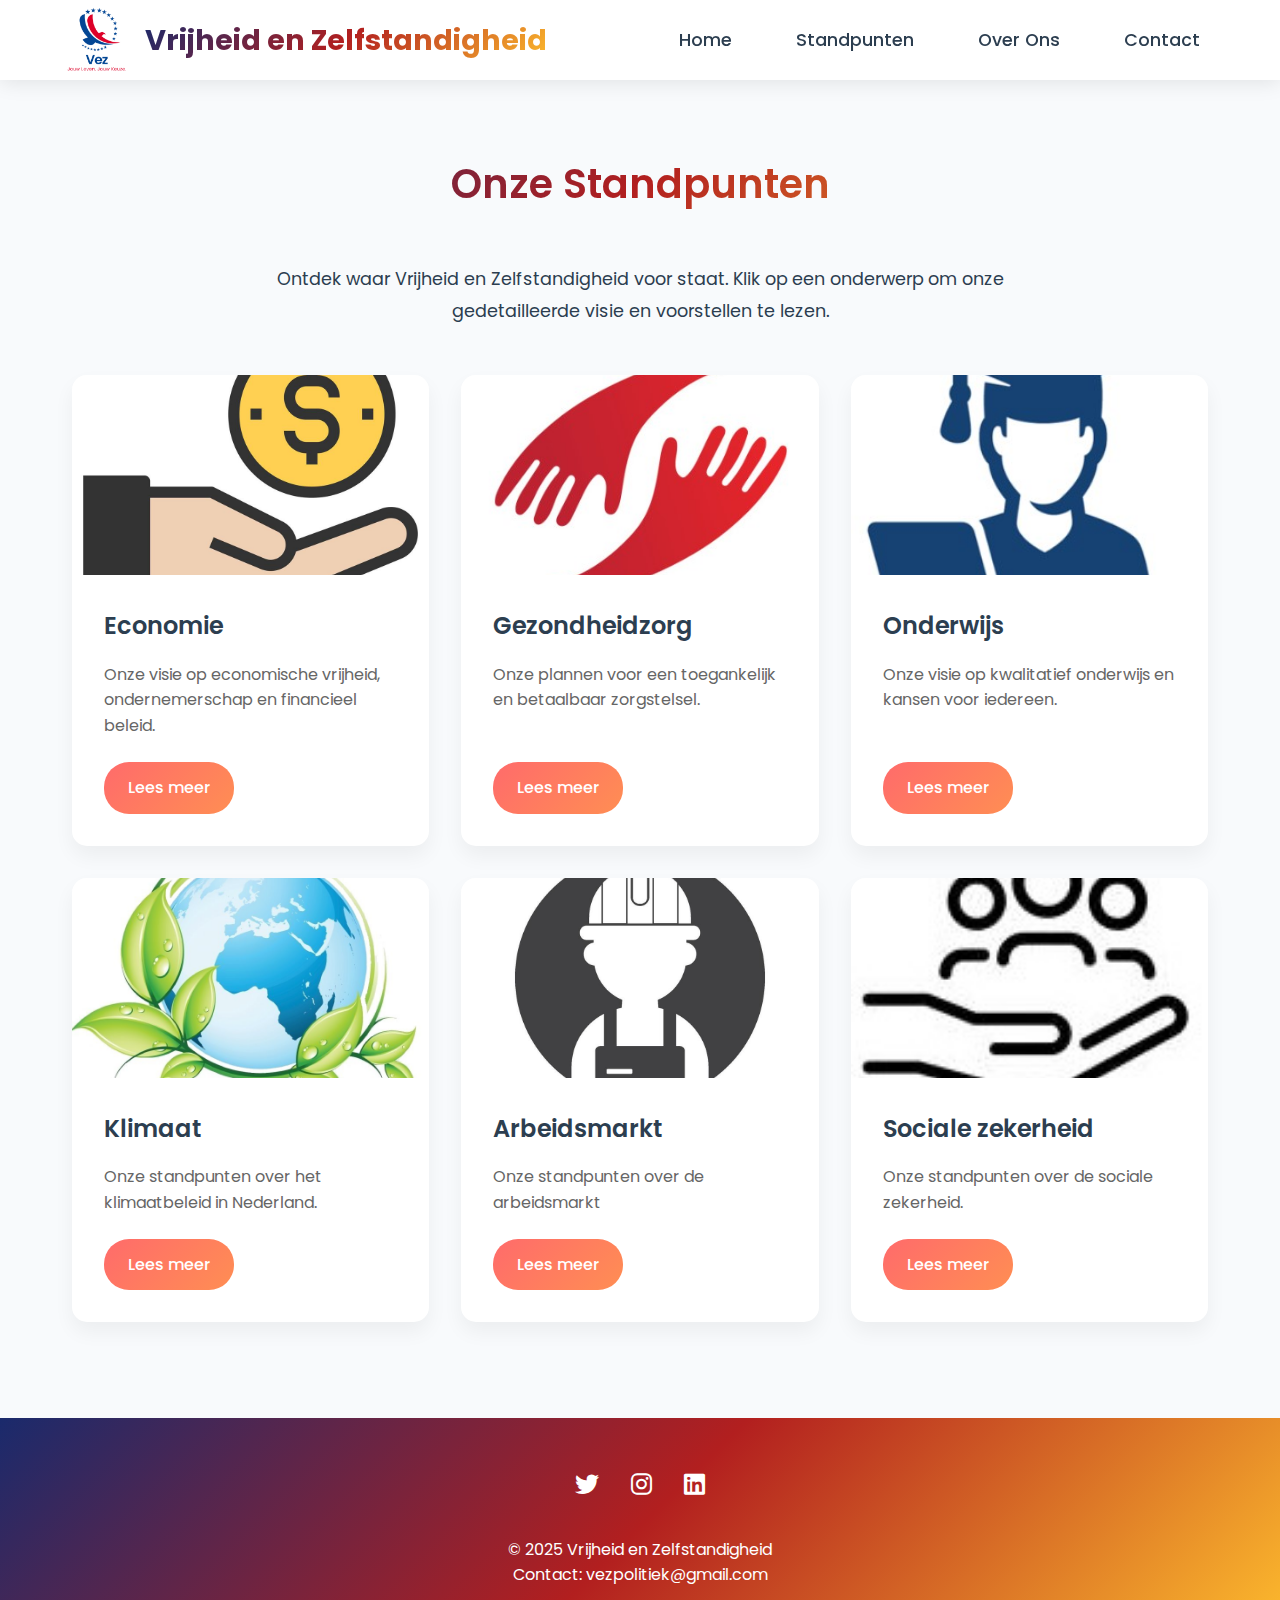
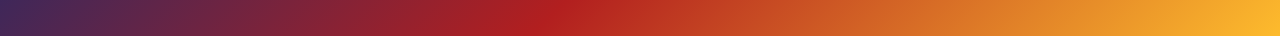
<file: standpunten.html>
<!DOCTYPE html>
<html lang="nl">
<head>
    <meta charset="UTF-8">
    <meta name="viewport" content="width=device-width, initial-scale=1.0">
    <title>Standpunten - Vrijheid en Zelfstandigheid</title>
    <link href="https://fonts.googleapis.com/css2?family=Poppins:wght@300;400;500;600;700&display=swap" rel="stylesheet">
    <link href="https://cdnjs.cloudflare.com/ajax/libs/font-awesome/6.0.0/css/all.min.css" rel="stylesheet">
    <style>
        /* [Previous base styles remain the same] */
        
        :root {
            --primary-gradient: linear-gradient(135deg, #1a2a6c, #b21f1f, #fdbb2d);
            --secondary-gradient: linear-gradient(135deg, #FF6B6B, #FF8E53);
            --text-color: #2C3E50;
            --light-bg: #F8FAFC;
            --header-height: 80px;
        }

        * {
            margin: 0;
            padding: 0;
            box-sizing: border-box;
            font-family: 'Poppins', sans-serif;
        }

        body {
            line-height: 1.6;
            color: var(--text-color);
            background-color: var(--light-bg);
        }

        .header {
            position: fixed;
            top: 0;
            left: 0;
            right: 0;
            z-index: 1000;
            height: var(--header-height);
            display: flex;
            justify-content: space-between;
            align-items: center;
            padding: 0 5%;
            background: rgba(255, 255, 255, 0.95);
            backdrop-filter: blur(10px);
            box-shadow: 0 2px 20px rgba(0,0,0,0.1);
            transition: all 0.3s ease;
        }

        .logo {
            display: flex;
            align-items: center;
            gap: 1rem;
        }

        .logo img {
            height: 70px;
            width: auto;
        }

        .logo h1 {
            font-size: 1.8rem;
            font-weight: 700;
            background: var(--primary-gradient);
            -webkit-background-clip: text;
            -webkit-text-fill-color: transparent;
            white-space: nowrap;
        }

        .nav-links {
            display: flex;
            gap: 2rem;
            list-style: none;
        }

        .nav-links a {
            color: var(--text-color);
            text-decoration: none;
            font-weight: 500;
            font-size: 1.1rem;
            transition: all 0.3s ease;
            padding: 0.5rem 1rem;
            border-radius: 25px;
        }

        .nav-links a:hover {
            background: var(--primary-gradient);
            color: white;
        }

        .hero {
            min-height: 100vh;
            padding-top: var(--header-height);
            background: linear-gradient(rgba(0,0,0,0.5), rgba(0,0,0,0.5)),
                        url('https://images.unsplash.com/photo-1534351590666-13e3e96b5017?ixlib=rb-1.2.1&auto=format&fit=crop&w=1950&q=80');
            background-size: cover;
            background-position: center;
            background-attachment: fixed;
            display: flex;
            align-items: center;
            justify-content: center;
            position: relative;
        }

        .hero-content {
            text-align: center;
            color: white;
            max-width: 800px;
            padding: 2rem;
            position: relative;
            z-index: 1;
        }

        .hero h2 {
            font-size: 4rem;
            font-weight: 700;
            margin-bottom: 1rem;
            text-shadow: 2px 2px 4px rgba(0,0,0,0.3);
        }

        .hero p {
            font-size: 1.5rem;
            margin-bottom: 2rem;
            font-weight: 300;
        }

        .button {
            background: var(--secondary-gradient);
            color: white;
            padding: 1rem 2rem;
            border: none;
            border-radius: 50px;
            cursor: pointer;
            text-decoration: none;
            display: inline-block;
            font-weight: 500;
            text-transform: uppercase;
            letter-spacing: 1px;
            transition: all 0.3s ease;
            box-shadow: 0 4px 15px rgba(0,0,0,0.2);
        }

        .button:hover {
            transform: translateY(-3px);
            box-shadow: 0 6px 20px rgba(0,0,0,0.3);
        }

        .content {
            max-width: 1200px;
            margin: 4rem auto;
            padding: 0 2rem;
        }

        .section-title {
            text-align: center;
            margin-bottom: 3rem;
            font-size: 2.5rem;
            font-weight: 600;
            background: var(--primary-gradient);
            -webkit-background-clip: text;
            -webkit-text-fill-color: transparent;
        }

        .grid {
            display: grid;
            grid-template-columns: repeat(auto-fit, minmax(300px, 1fr));
            gap: 2rem;
        }

        .card {
            background: white;
            padding: 2rem;
            border-radius: 15px;
            box-shadow: 0 10px 20px rgba(0,0,0,0.05);
            transition: all 0.3s ease;
            position: relative;
            overflow: hidden;
        }

        .card::before {
            content: '';
            position: absolute;
            top: 0;
            left: 0;
            width: 100%;
            height: 5px;
            background: var(--secondary-gradient);
        }

        .card:hover {
            transform: translateY(-10px);
            box-shadow: 0 20px 40px rgba(0,0,0,0.1);
        }

        .card h3 {
            font-size: 1.5rem;
            margin-bottom: 1rem;
            color: #2C3E50;
        }

        .card i {
            font-size: 2.5rem;
            margin-bottom: 1.5rem;
            background: var(--primary-gradient);
            -webkit-background-clip: text;
            -webkit-text-fill-color: transparent;
        }

        .footer {
            background: var(--primary-gradient);
            color: white;
            text-align: center;
            padding: 3rem;
        }

        .social-links {
            display: flex;
            justify-content: center;
            gap: 2rem;
            margin-bottom: 2rem;
        }

        .social-links a {
            color: white;
            font-size: 1.5rem;
            transition: all 0.3s ease;
        }

        .social-links a:hover {
            transform: translateY(-3px);
        }

        @media (max-width: 768px) {
            .header {
                flex-direction: column;
                height: auto;
                padding: 1rem;
            }

            .nav-links {
                flex-direction: column;
                text-align: center;
                width: 100%;
            }

            .hero h2 {
                font-size: 2.5rem;
            }

            .hero p {
                font-size: 1.2rem;
            }
        }
        
        .standpunten-container {
            max-width: 1200px;
            margin: 120px auto 4rem;
            padding: 2rem;
        }

        .topics-grid {
            display: grid;
            grid-template-columns: repeat(3, 1fr);
            gap: 2rem;
            margin-top: 3rem;
        }

        .topic-card {
            background: white;
            border-radius: 15px;
            overflow: hidden;
            box-shadow: 0 10px 20px rgba(0,0,0,0.05);
            transition: transform 0.3s ease;
            position: relative;
            display: flex;
            flex-direction: column;
        }

        .topic-card:hover {
            transform: translateY(-10px);
            box-shadow: 0 15px 30px rgba(0,0,0,0.1);
        }

        .topic-image {
            width: 100%;
            height: 200px;
            overflow: hidden;
        }

        .topic-image img {
            width: 100%;
            height: 100%;
            object-fit: cover;
            transition: transform 0.3s ease;
        }

        .topic-card:hover .topic-image img {
            transform: scale(1.05);
        }

        .topic-content {
            padding: 2rem;
            flex-grow: 1;
            display: flex;
            flex-direction: column;
        }

        .topic-title {
            font-size: 1.5rem;
            font-weight: 600;
            margin-bottom: 1rem;
            color: var(--text-color);
        }

        .topic-description {
            font-size: 1rem;
            line-height: 1.6;
            color: #666;
            margin-bottom: 1.5rem;
            flex-grow: 1;
        }

        .topic-link {
            display: inline-block;
            padding: 0.8rem 1.5rem;
            background: var(--secondary-gradient);
            color: white;
            text-decoration: none;
            border-radius: 25px;
            font-weight: 500;
            transition: transform 0.3s ease;
            text-align: center;
            align-self: flex-start;
        }

        .topic-link:hover {
            transform: translateY(-3px);
        }

        .intro-text {
            text-align: center;
            max-width: 800px;
            margin: 0 auto 3rem;
            line-height: 1.8;
            font-size: 1.1rem;
            color: var(--text-color);
        }

        @media (max-width: 1024px) {
            .topics-grid {
                grid-template-columns: repeat(2, 1fr);
            }
        }

        @media (max-width: 768px) {
            .topics-grid {
                grid-template-columns: 1fr;
            }

            .standpunten-container {
                margin: 100px 1rem 2rem;
                padding: 1rem;
            }
        }
    </style>
</head>
<body>
    <header class="header">
        <div class="logo">
            <img src="vez.png" alt="Logo">
            <h1>Vrijheid en Zelfstandigheid</h1>
        </div>
        <nav>
            <ul class="nav-links">
                <li><a href="index.html">Home</a></li>
                <li><a href="standpunten.html">Standpunten</a></li>
                <li><a href="over.html">Over Ons</a></li>
                <li><a href="contact.html">Contact</a></li>
            </ul>
        </nav>
    </header>

    <div class="standpunten-container">
        <h2 class="section-title">Onze Standpunten</h2>
        <p class="intro-text">
            Ontdek waar Vrijheid en Zelfstandigheid voor staat. Klik op een onderwerp om onze gedetailleerde visie en voorstellen te lezen.
        </p>

        <div class="topics-grid">
            <!-- Economie -->
            <div class="topic-card">
                <div class="topic-image">
                    <img src="economie.jpg" alt="Economie">
                </div>
                <div class="topic-content">
                    <h3 class="topic-title">Economie</h3>
                    <p class="topic-description">
                        Onze visie op economische vrijheid, ondernemerschap en financieel beleid.
                    </p>
                    <a href="standpunten-economie.html" class="topic-link">Lees meer</a>
                </div>
            </div>

            <!-- Zorg -->
            <div class="topic-card">
                <div class="topic-image">
                    <img src="zorg.jpg" alt="Zorg">
                </div>
                <div class="topic-content">
                    <h3 class="topic-title">Gezondheidzorg</h3>
                    <p class="topic-description">
                        Onze plannen voor een toegankelijk en betaalbaar zorgstelsel.
                    </p>
                    <a href="standpunten-zorg.html" class="topic-link">Lees meer</a>
                </div>
            </div>

            <!-- Onderwijs -->
            <div class="topic-card">
                <div class="topic-image">
                    <img src="onderwijs.jpg" alt="Onderwijs">
                </div>
                <div class="topic-content">
                    <h3 class="topic-title">Onderwijs</h3>
                    <p class="topic-description">
                        Onze visie op kwalitatief onderwijs en kansen voor iedereen.
                    </p>
                    <a href="standpunten-onderwijs.html" class="topic-link">Lees meer</a>
                </div>
            </div>

            <!-- Klimaat -->
            <div class="topic-card">
                <div class="topic-image">
                    <img src="klimaat.jpg" alt="Klimaat">
                </div>
                <div class="topic-content">
                    <h3 class="topic-title">Klimaat</h3>
                    <p class="topic-description">
                        Onze standpunten over het klimaatbeleid in Nederland.
                    </p>
                    <a href="standpunten-klimaat.html" class="topic-link">Lees meer</a>
                </div>
            </div>

            <!-- Veiligheid -->
            <div class="topic-card">
                <div class="topic-image">
                    <img src="arbeid.jpg" alt="Arbeid">
                </div>
                <div class="topic-content">
                    <h3 class="topic-title">Arbeidsmarkt</h3>
                    <p class="topic-description">
                        Onze standpunten over de arbeidsmarkt
                    </p>
                    <a href="standpunten-arbeid.html" class="topic-link">Lees meer</a>
                </div>
            </div>

            <!-- Immigratie -->
            <div class="topic-card">
                <div class="topic-image">
                    <img src="sociale.jpg" alt="zekerheid">
                </div>
                <div class="topic-content">
                    <h3 class="topic-title">Sociale zekerheid</h3>
                    <p class="topic-description">
                        Onze standpunten over de sociale zekerheid.
                    </p>
                    <a href="standpunten-zekerheid.html" class="topic-link">Lees meer</a>
                </div>
            </div>
        </div>
    </div>

    <footer class="footer">
        <div class="social-links">
 
            <a href="https://x.com/vez_politiek" target="_blank" ><i class="fab fa-twitter"></i></a>
            <a href="https://www.instagram.com/vrijheid_en_zelfstandigheid" target="_blank" ><i class="fab fa-instagram"></i></a>
            <a href="https://www.linkedin.com/in/vrijheid-en-zelfstandigheid-8110a2366/" target="_blank" ><i class="fab fa-linkedin"></i></a>
        </div>
        <p>© 2025 Vrijheid en Zelfstandigheid</p>
        <p>Contact: vezpolitiek@gmail.com</p>
    </footer>

    <script>
        // Header scroll effect
        window.addEventListener('scroll', () => {
            const header = document.querySelector('.header');
            if (window.scrollY > 50) {
                header.style.background = 'rgba(255, 255, 255, 0.98)';
                header.style.boxShadow = '0 2px 20px rgba(0,0,0,0.2)';
            } else {
                header.style.background = 'rgba(255, 255, 255, 0.95)';
                header.style.boxShadow = '0 2px 20px rgba(0,0,0,0.1)';
            }
        });
    </script>
</body>
</html>
</file>
